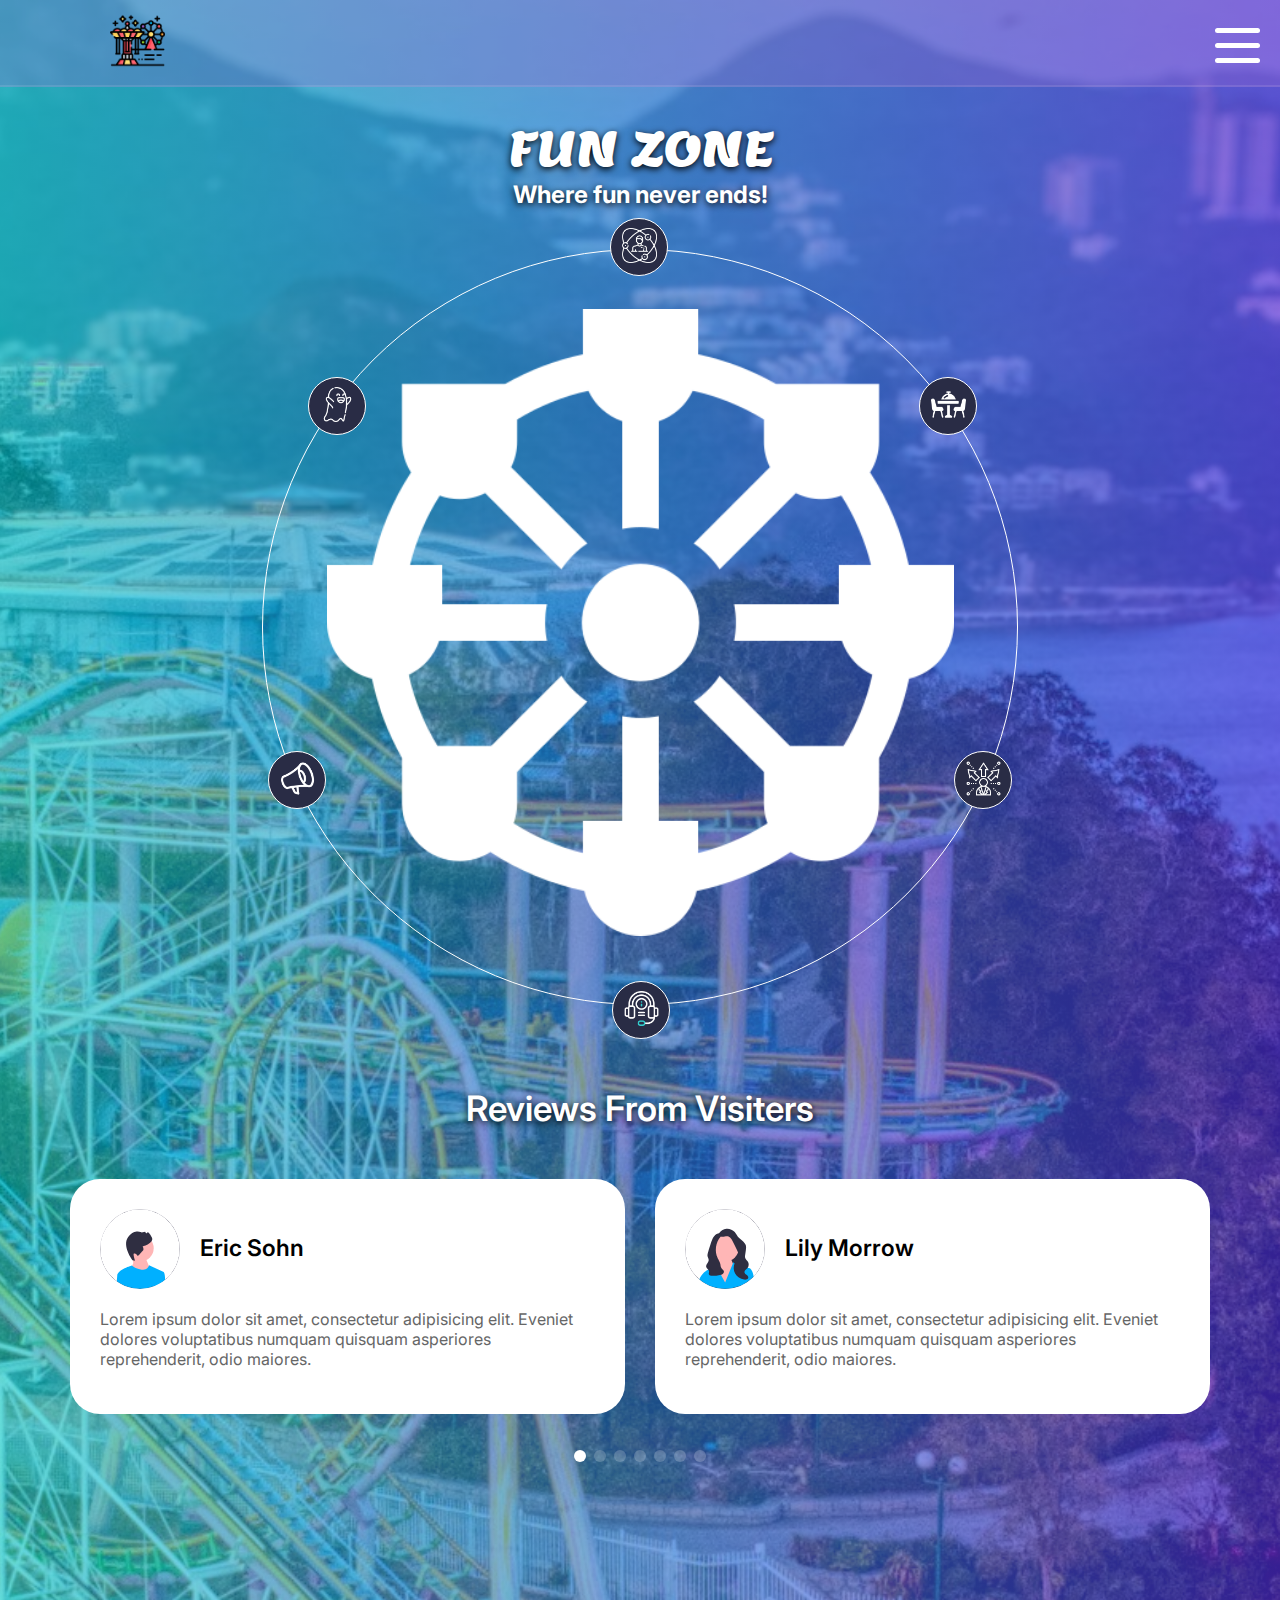
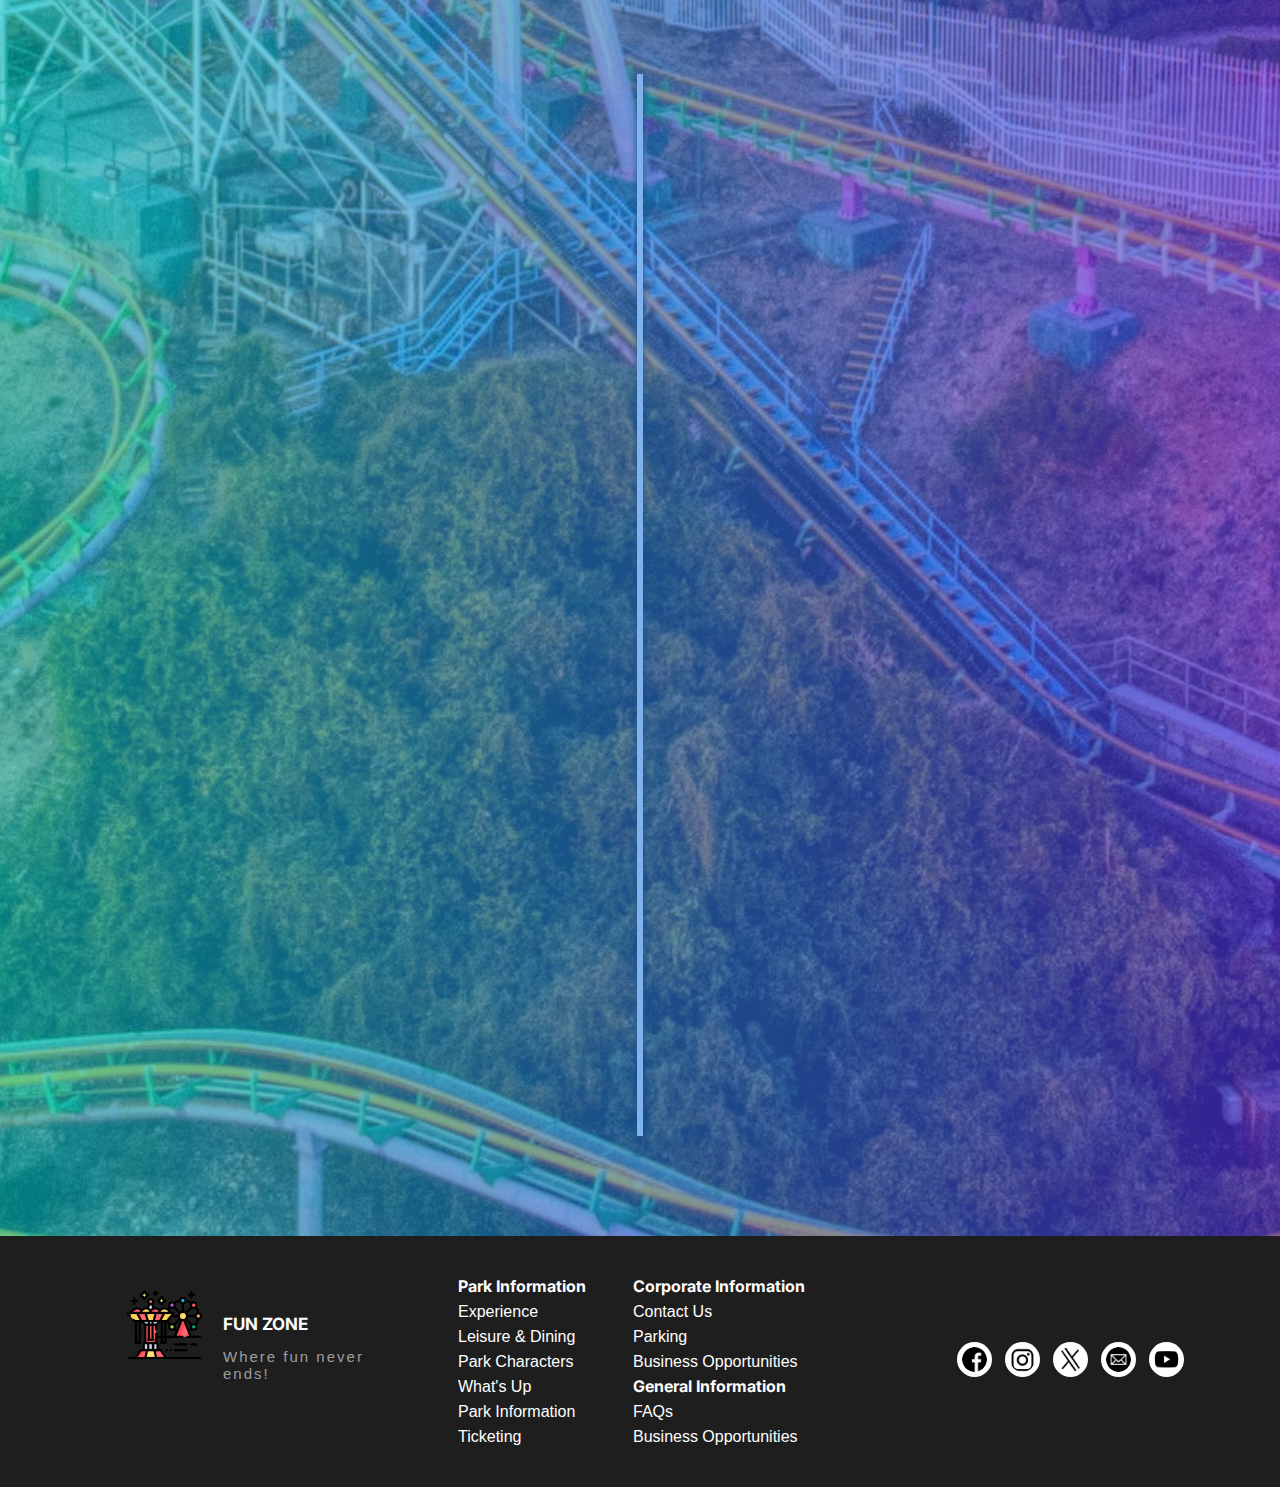
<file: index.html>
<!DOCTYPE html>
<html lang="en">
<head>
    <meta charset="UTF-8">
    <meta name="viewport" content="width=device-width, initial-scale=1.0">
    <title>FUN ZONE</title>
    <link rel="icon" type="image/x-icon" href="Images/theme-park.png">
    <link rel="stylesheet" href="style.css">
    <link rel="stylesheet" href="https://cdnjs.cloudflare.com/ajax/libs/font-awesome/6.5.1/css/all.min.css" integrity="sha512-DTOQO9RWCH3ppGqcWaEA1BIZOC6xxalwEsw9c2QQeAIftl+Vegovlnee1c9QX4TctnWMn13TZye+giMm8e2LwA==" crossorigin="anonymous" referrerpolicy="no-referrer" />
    <link rel="stylesheet" href="https://cdn.jsdelivr.net/npm/swiper@11/swiper-bundle.min.css"/>
</head>
<body>
    <div class="cursor"></div>
    <div class="wrapper">
            <input type="checkbox" id="hamburger">
            <header>
            <div class="logo">
                <a href="index.html"><img src="Images/theme-park.png" alt=""></a>
            </div>
            <label for="hamburger">
                <div></div>
                <div></div>
                <div></div>
            </label>
            <div class="menu">
                <ul>
                    <li><a href="index.html">Home</a></li>
                    <li><a href="Experience.html">Experience</a></li>
                    <li><a href="l&d.html">Leisure & Dining</a></li>
                    <li><a href="pc.html">Park Characters</a></li>
                    <li><a href="news.html">What's Up</a></li>
                    <li><a href="pi.html">Park Information</a></li>
                    <div class="dropdownBtn">
                        <i class="fa-solid fa-chevron-down" id="dropdown"></i>
                        <div class="dropdown">
                            <a href="contact.html">Contact Us</a>
                            <a href="parking.html">Parking</a>
                            <a href="Location.html">Getting Here</a>
                            <a href="FAQs.html">FAQs</a>
                            <a href="h&s.html">Health & Safety Tips</a>    
                        </div>
                    </div>
                    <li><a href="bo.html">Business Opportunities</a></li>
                <li><a href="account.html"><i class="fa-solid fa-image-portrait" style="font-size: 21px;"></i></a></li>
                </ul>
            </div> 
    </header>
        <div class="banner">
            <div class="bannerText">
                <h1>FUN ZONE</h1>
                <h2>Where fun never ends!</h2>
            </div>
            <div class="ferris">
                <div class="ferrisWheel">
                    <img src="Images/ferris-wheel.png" alt="">
                </div>
                <div class="circle">
                    <div class="icon"><a href="Experience.html"><img src="Images/experience.png" alt=""></a></div>
                    <div class="icon"><a href="l&d.html"><img src="Images/dining-table.png" alt=""></a></div>
                    <div class="icon"><a href="pc.html"><img src="Images/characters.png" alt=""></a></div>
                    <div class="icon"><a href="news.html"><img src="Images/news.png" alt=""></a></div>
                    <div class="icon"><a href="pi.html"><img src="Images/information.png" alt=""></a></div>
                    <div class="icon"><a href="bo.html"><img src="Images/opportunity.png" alt=""></a></div>
                </div>
            </div>
        </div>
    <section class="testimonials">
        <div class="container">
            <div class="section-header">
                <h2 class="title">Reviews from visiters</h2>
            </div>
            <div class="testimonials-content">
                <div class="swiper testimonials-slider js-testimonials-sliders">
                    <div class="swiper-wrapper">
                        <!-- 1st -->
                        <div class="swiper-slide testimonials-item">
                            <div class="info">
                                <img src="undraw_male_avatar_g98d.svg" alt="img">
                                <div class="text-box">
                                    <h3 class="name">Eric Sohn</h3>
                                </div>
                            </div>
                            <p>Lorem ipsum dolor sit amet, consectetur adipisicing elit. Eveniet dolores voluptatibus numquam quisquam asperiores reprehenderit, odio maiores.</p>
                            <div class="rating">
                                <i class="fa fa-star"></i>
                                <i class="fa fa-star"></i>
                                <i class="fa fa-star"></i>
                                <i class="fa fa-star"></i>
                                <i class="fa fa-star"></i>
                            </div>
                        </div>
                        <!-- 2nd -->
                        <div class="swiper-slide testimonials-item">
                            <div class="info">
                                <img src="undraw_female_avatar_efig.svg" alt="img">
                                <div class="text-box">
                                    <h3 class="name">Lily Morrow</h3>
                                </div>
                            </div>
                            <p>Lorem ipsum dolor sit amet, consectetur adipisicing elit. Eveniet dolores voluptatibus numquam quisquam asperiores reprehenderit, odio maiores.</p>
                            <div class="rating">
                                <i class="fa fa-star"></i>
                                <i class="fa fa-star"></i>
                                <i class="fa fa-star"></i>
                                <i class="fa fa-star"></i>
                                <i class="fa fa-star"></i>
                            </div>
                        </div>
                         <!-- 3rd -->
                         <div class="swiper-slide testimonials-item">
                            <div class="info">
                                <img src="undraw_male_avatar_g98d.svg" alt="img">
                                <div class="text-box">
                                    <h3 class="name">Kevin Moon</h3>
                                </div>
                            </div>
                            <p>Lorem ipsum dolor sit amet, consectetur adipisicing elit. Eveniet dolores voluptatibus numquam quisquam asperiores reprehenderit, odio maiores.</p>
                            <div class="rating">
                                <i class="fa fa-star"></i>
                                <i class="fa fa-star"></i>
                                <i class="fa fa-star"></i>
                                <i class="fa fa-star"></i>
                                <i class="fa fa-star"></i>
                            </div>
                        </div>
                        <!-- 4th -->
                        <div class="swiper-slide testimonials-item">
                            <div class="info">
                                <img src="undraw_female_avatar_efig.svg" alt="img">
                                <div class="text-box">
                                    <h3 class="name">Giselle</h3>
                                </div>
                            </div>
                            <p>Lorem ipsum dolor sit amet, consectetur adipisicing elit. Eveniet dolores voluptatibus numquam quisquam asperiores reprehenderit, odio maiores.</p>
                            <div class="rating">
                                <i class="fa fa-star"></i>
                                <i class="fa fa-star"></i>
                                <i class="fa fa-star"></i>
                                <i class="fa fa-star"></i>
                                <i class="fa fa-star"></i>
                            </div>
                        </div>
                         <!-- 5th -->
                         <div class="swiper-slide testimonials-item">
                            <div class="info">
                                <img src="undraw_male_avatar_g98d.svg" alt="img">
                                <div class="text-box">
                                    <h3 class="name">Jacob Bae</h3>
                                </div>
                            </div>
                            <p>Lorem ipsum dolor sit amet, consectetur adipisicing elit. Eveniet dolores voluptatibus numquam quisquam asperiores reprehenderit, odio maiores.</p>
                            <div class="rating">
                                <i class="fa fa-star"></i>
                                <i class="fa fa-star"></i>
                                <i class="fa fa-star"></i>
                                <i class="fa fa-star"></i>
                                <i class="fa fa-star"></i>
                            </div>
                        </div>
                        <!-- 6th -->
                        <div class="swiper-slide testimonials-item">
                            <div class="info">
                                <img src="undraw_female_avatar_efig.svg" alt="img">
                                <div class="text-box">
                                    <h3 class="name">Wendy</h3>
                                </div>
                            </div>
                            <p>Lorem ipsum dolor sit amet, consectetur adipisicing elit. Eveniet dolores voluptatibus numquam quisquam asperiores reprehenderit, odio maiores.</p>
                            <div class="rating">
                                <i class="fa fa-star"></i>
                                <i class="fa fa-star"></i>
                                <i class="fa fa-star"></i>
                                <i class="fa fa-star"></i>
                                <i class="fa fa-star"></i>
                            </div>
                        </div>
                        <!-- 6th -->
                        <div class="swiper-slide testimonials-item">
                            <div class="info">
                                <img src="undraw_male_avatar_g98d.svg" alt="img">
                                <div class="text-box">
                                    <h3 class="name">Yoon Stephen</h3>
                                </div>
                            </div>
                            <p>Lorem ipsum dolor sit amet, consectetur adipisicing elit. Eveniet dolores voluptatibus numquam quisquam asperiores reprehenderit, odio maiores.</p>
                            <div class="rating">
                                <i class="fa fa-star"></i>
                                <i class="fa fa-star"></i>
                                <i class="fa fa-star"></i>
                                <i class="fa fa-star"></i>
                                <i class="fa fa-star"></i>
                            </div>
                        </div>
                    </div>
                </div>
                <div class="swiper-pagination js-testimonials-pagination"></div>
            </div>
        </div>
    </section>
    <div class="timeline">

        <div class="medalContainer leftContainer hidden">
            <img src="Medals/1st.png" alt="">
            <div class="textBox">
                <h2>Best International Park</h2>
                <small>2018 - 2019</small>
                <p>Lorem ipsum dolor sit amet consectetur adipisicing elit. Quasi voluptatum voluptatibus placeat sed iste architecto atque dolore!</p>
                <span class="leftContainerArrow"></span>
            </div>
        </div>
        <div class="medalContainer rightContainer hidden">
            <img src="Medals/2nd.png" alt="">
            <div class="textBox">
                <h2>Best International Park</h2>
                <small>2019 - 2020</small>
                <p>Lorem ipsum dolor sit amet consectetur adipisicing elit. Quasi voluptatum voluptatibus placeat sed iste architecto atque dolore!</p>
                <span class="rightContainerArrow"></span>
            </div>
        </div>
        <div class="medalContainer leftContainer hidden">
            <img src="Medals/3rd.png" alt="">
            <div class="textBox">
                <h2>Best International Park</h2>
                <small>2020 - 2022</small>
                <p>Lorem ipsum dolor sit amet consectetur adipisicing elit. Quasi voluptatum voluptatibus placeat sed iste architecto atque dolore!</p>
                <span class="leftContainerArrow"></span>
            </div>
        </div>
        <div class="medalContainer rightContainer hidden">
            <img src="Medals/4th.png" alt="">
            <div class="textBox">
                <h2>Best International Park</h2>
                <small>2022 - 2023</small>
                <p>Lorem ipsum dolor sit amet consectetur adipisicing elit. Quasi voluptatum voluptatibus placeat sed iste architecto atque dolore!</p>
                <span class="rightContainerArrow"></span>
            </div>
        </div>
        <div class="medalContainer leftContainer hidden">
            <img src="Medals/5th.png" alt="">
            <div class="textBox">
                <h2>Best International Park</h2>
                <small>2020 - 2022</small>
                <p>Lorem ipsum dolor sit amet consectetur adipisicing elit. Quasi voluptatum voluptatibus placeat sed iste architecto atque dolore!</p>
                <span class="leftContainerArrow"></span>
            </div>
        </div>
        <div class="medalContainer rightContainer hidden">
            <img src="Medals/8th.png" alt="">
            <div class="textBox">
                <h2>Best International Park</h2>
                <small>2022 - 2023</small>
                <p>Lorem ipsum dolor sit amet consectetur adipisicing elit. Quasi voluptatum voluptatibus placeat sed iste architecto atque dolore!</p>
                <span class="rightContainerArrow"></span>
            </div>
        </div>
    </div>
    <script src="https://cdn.jsdelivr.net/npm/swiper@11/swiper-bundle.min.js"></script>
    <script>
        const swiper = new Swiper('.js-testimonials-sliders', {
            grabCursor: true,
            spaceBetween: 30,
            pagination:{
                el: '.js-testimonials-pagination',
                clickable: true
            },
            loop: true,
            breakpoints:{
                767:{
                    slidesPerView: 2
                }
            }
        });
    </script>
    <footer>
        <div class="fL">
            <div class="FlImg"></div>
             <h2 class="heading">FUN ZONE</h2>
        </div>
        <div class="para">
            <p>Where fun never ends!</p>
        </div>
        <div class="pages">
            <ul>
                <strong>Park Information</strong>
                <li><a href="Experience.html">Experience</a></li>
                <li><a href="l&d.html">Leisure & Dining</a></li>
                <li><a href="pc.html">Park Characters</a></li>
                <li><a href="news.html">What's Up</a></li>
                <li><a href="pi.html">Park Information</a></li>
                <li><a href="tickets.html">Ticketing</a></li>
            </ul>
            <ul>
                <strong>Corporate Information</strong>
                <li><a href="contact.html">Contact Us</a></li>
                <li><a href="parking.html">Parking</a></li>
                <li><a href="bo.html">Business Opportunities</a></li>
                <strong>General Information</strong>
                <li><a href="pi.html">FAQs</a></li>
                <li><a href="bo.html">Business Opportunities</a></li>
            </ul>
        </div>
        <div class="socials">
            <a href="https://www.facebook.com/" target="_blank"><img src="Images/facebook.png" alt=""></a>
            <a href="https://www.instagram.com/" target="_blank"><img src="Images/1597747.png" alt=""></a>
            <a href="https://www.twitter.com/" target="_blank"><img src="Images/twitter.png" alt=""></a>
            <a href="https://accounts.google.com/v3/signin/identifier?hl=en&continue=https%3A%2F%2Fmail.google.com%2Fmail&service=mail&ec=GAlAFw&authuser=1&theme=glif&flowName=GlifWebSignIn&flowEntry=AddSession" target="_blank"><img src="Images/email.png" alt=""></a>
            <a href="https://youtube.com/" target="_blank"><img src="Images/youtube.png" alt=""></a>
        </div>
    </footer>
</div>
<script>
    const cursor = document.querySelector(".cursor");
    var timeout;
    //Follow cursor
    document.addEventListener("mousemove", (e) => {
        let x = e.clientX;
        let y = e.clientY;

        cursor.style.top = y + "px";
        cursor.style.left = x + "px";
        cursor.style.display = "block";

        //mouse stop
        function mouseStopped(){
            cursor.style.display = "none"
        }
        clearTimeout(timeout);
        timeout = setTimeout(mouseStopped, 3000)
    });
    //Stop following cursor
    document.addEventListener("mouseout",() => {
        cursor.style.display = "none";
    });
</script>
</body>
</html>
</file>
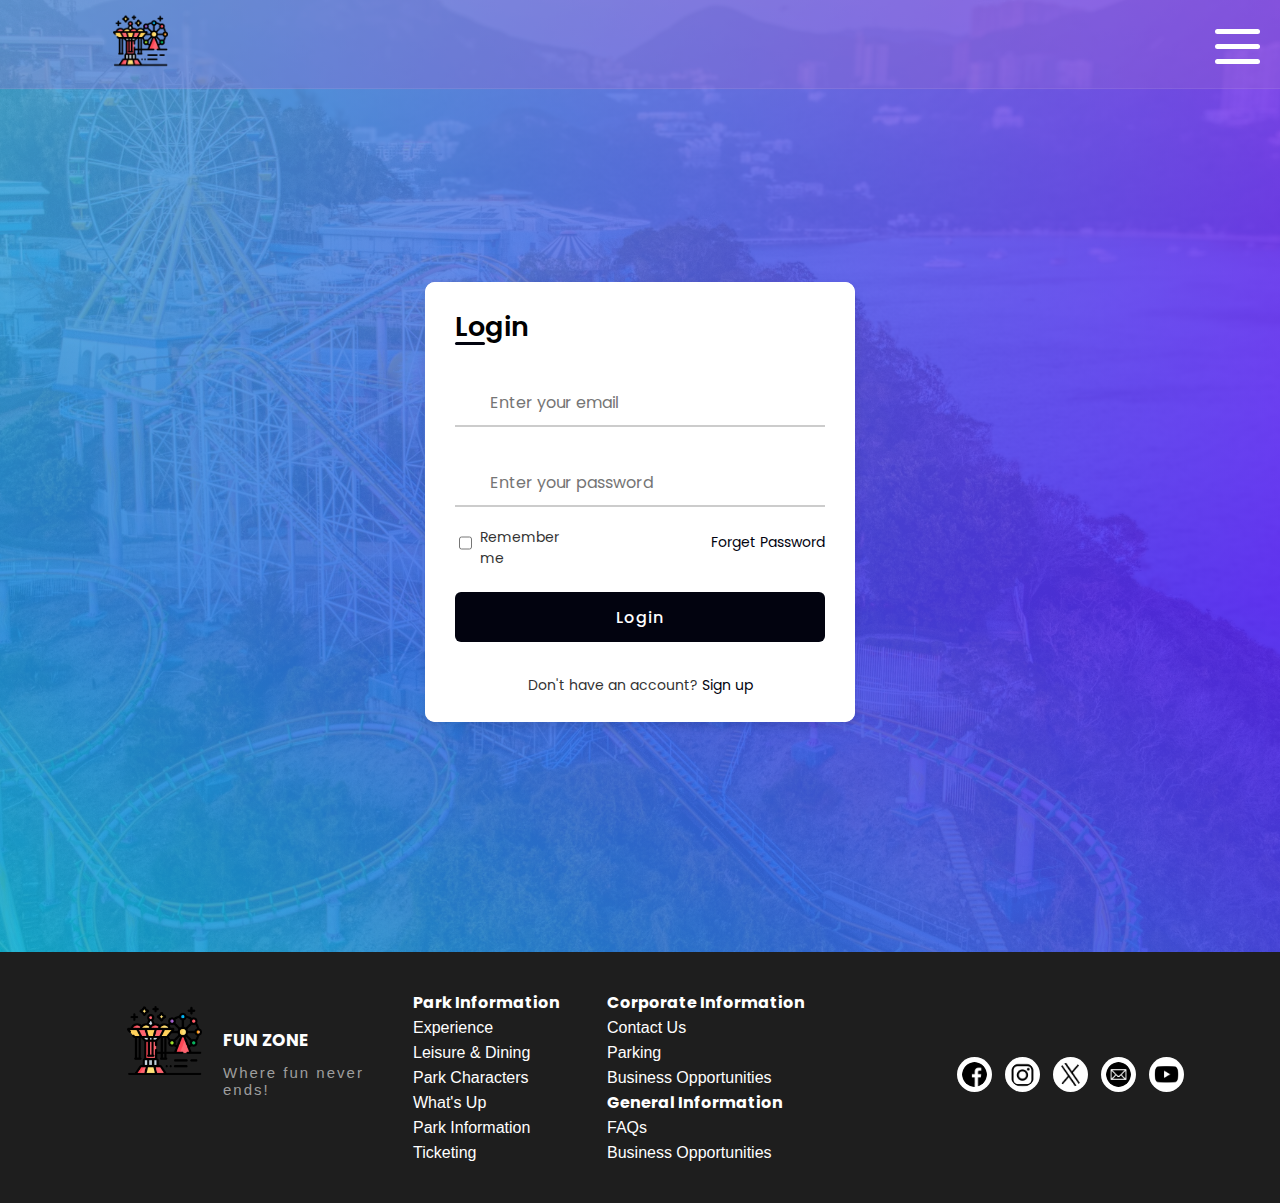
<file: account.html>
<!DOCTYPE html>
<html lang="en">
<head>
    <meta charset="UTF-8">
    <meta name="viewport" content="width=device-width, initial-scale=1.0">
    <title>FUN ZONE</title>
    <link rel="icon" type="image/x-icon" href="Images/theme-park.png">
    <link rel="stylesheet" href="account.css">
    <link rel="stylesheet" href="https://cdnjs.cloudflare.com/ajax/libs/font-awesome/6.5.1/css/all.min.css" integrity="sha512-DTOQO9RWCH3ppGqcWaEA1BIZOC6xxalwEsw9c2QQeAIftl+Vegovlnee1c9QX4TctnWMn13TZye+giMm8e2LwA==" crossorigin="anonymous" referrerpolicy="no-referrer" />
    <link rel="preconnect" href="https://fonts.googleapis.com">
    <link rel="preconnect" href="https://fonts.gstatic.com" crossorigin>
    <link href="https://fonts.googleapis.com/css2?family=Poppins:wght@300&display=swap" rel="stylesheet">
    <link rel="stylesheet" href="header&footer.css">
</head>
<body>
    <div class="cursor"></div>
    <div class="header">
        <input type="checkbox" id="hamburger">
    <header>
        <div class="logo">
            <a href="index.html"><img src="Images/theme-park.png" alt=""></a>
        </div>
        <label for="hamburger">
            <div></div>
            <div></div>
            <div></div>
        </label>
        <div class="menu">
            <ul>
                <li><a href="index.html">Home</a></li>
                <li><a href="Experience.html">Experience</a></li>
                <li><a href="l&d.html">Leisure & Dining</a></li>
                <li><a href="pc.html">Park Characters</a></li>
                <li><a href="news.html">What's Up</a></li>
                <li><a href="pi.html">Park Information</a></li>
                <div class="dropdownBtn">
                    <i class="fa-solid fa-chevron-down" id="dropdown"></i>
                    <div class="dropdown">
                        <a href="contact.html">Contact Us</a>
                        <a href="parking.html">Parking</a>
                        <a href="Location.html">Getting Here</a>
                        <a href="FAQs.html">FAQs</a>
                        <a href="h&s.html">Health & Safety Tips</a>    
                    </div>
                </div>
                <li><a href="bo.html">Business Opportunities</a></li>
                <li><a href="account.html"><i class="fa-solid fa-image-portrait" style="font-size: 21px;"></i></a></li>
            </ul>
        </div>
    </header>
    <div class="body">
    <div class="container">
        <div class="forms">
            <div class="form Login">
                <span class="title">Login</span>
                <form name="loginForm" onsubmit="loginValidation(event)">
                    <div class="inputField">
                        <input type="text" name="email" placeholder="Enter your email">
                        <i class="fa-solid fa-envelope icon"></i>
                    </div>
                    <div class="inputField">
                        <input type="password" name="password" class="password" placeholder="Enter your password">
                        <i class="fa-solid fa-lock icon"></i>
                        <i class="fa-solid fa-eye showHidePw"></i>
                    </div>
                    <div class="checkboxText">
                        <div class="checkboxContent">
                            <input type="checkbox" id="logCheck">
                            <label for="logCheck" class="text">Remember me</label>
                        </div>
                        <a href="#" class="text forgot">Forget Password</a>
                    </div>
                    <div class="inputField button">
                        <input type="submit" value="Login">
                    </div>
                </form>
                <div class="login-Signup">
                    <span class="text">Don't have an account?</span>
                    <a href="#" class="text signupLink">Sign up</a>
                </div>
            </div>

                <!-- Registration Form -->
                <div class="form signup">
                    <span class="title">Registration</span>
                    <form name="signUpForm" onsubmit="return signUpValidation(event)">
                        <div class="inputField">
                            <input type="text" name="name" placeholder="Enter your name">
                            <i class="fa-solid fa-user"></i>
                        </div>
                        <div class="inputField">
                            <input type="text" name="email" placeholder="Enter your email">
                            <i class="fa-solid fa-envelope icon"></i>
                        </div>
                        <div class="inputField">
                            <input type="password" name="password" placeholder="Create your password" class="password">
                            <i class="fa-solid fa-lock icon"></i>
                            <i class="fa-solid fa-eye-slash showHidePw"></i>
                        </div>
                        <div class="inputField">
                            <input type="password" name="comfirmpwd" id="password" placeholder="Confirm password">
                            <i class="fa-solid fa-lock icon"></i>
                            <i class="fa-solid fa-eye showHidePw"></i>
                        </div>
                        <div class="checkboxText">
                            <div class="checkboxContent">
                                <input type="checkbox" id="termCond">
                                <label for="termCond" class="text">I accept all terms and conditions</label>
                            </div>
                        </div>
                        <div class="inputField button">
                            <input type="submit" value="Sign Up" class="submitBtn">
                        </div>
                    </form>
                    <div class="login-Signup">
                        <span class="text">Have an account?
                            <a href="#" class="text loginLink">Login Now</a>
                        </span>
                    </div>

            </div>
        </div>
    </div>
</div>
    <footer>
        <div class="fL">
            <div class="FlImg"></div>
             <h2 class="heading">FUN ZONE</h2>
        </div>
        <div class="para">
            <p>Where fun never ends!</p>
        </div>
        <div class="pages">
            <ul>
                <strong>Park Information</strong>
                <li><a href="Experience.html">Experience</a></li>
                <li><a href="l&d.html">Leisure & Dining</a></li>
                <li><a href="pc.html">Park Characters</a></li>
                <li><a href="news.html">What's Up</a></li>
                <li><a href="pi.html">Park Information</a></li>
                <li><a href="tickets.html">Ticketing</a></li>
            </ul>
            <ul>
                <strong>Corporate Information</strong>
                <li><a href="contact.html">Contact Us</a></li>
                <li><a href="parking.html">Parking</a></li>
                <li><a href="bo.html">Business Opportunities</a></li>
                <strong>General Information</strong>
                <li><a href="pi.html">FAQs</a></li>
                <li><a href="bo.html">Business Opportunities</a></li>
            </ul>
        </div>
        <div class="socials">
            <a href="https://www.facebook.com/" target="_blank"><img src="Images/facebook.png" alt=""></a>
            <a href="https://www.instagram.com/" target="_blank"><img src="Images/1597747.png" alt=""></a>
            <a href="https://www.twitter.com/" target="_blank"><img src="Images/twitter.png" alt=""></a>
            <a href="https://accounts.google.com/v3/signin/identifier?hl=en&continue=https%3A%2F%2Fmail.google.com%2Fmail&service=mail&ec=GAlAFw&authuser=1&theme=glif&flowName=GlifWebSignIn&flowEntry=AddSession" target="_blank"><img src="Images/email.png" alt=""></a>
            <a href="https://youtube.com/" target="_blank"><img src="Images/youtube.png" alt=""></a>
        </div>
    </footer>
    </div>
    <script defer src="account.js"></script>
</body>
</html>
</file>
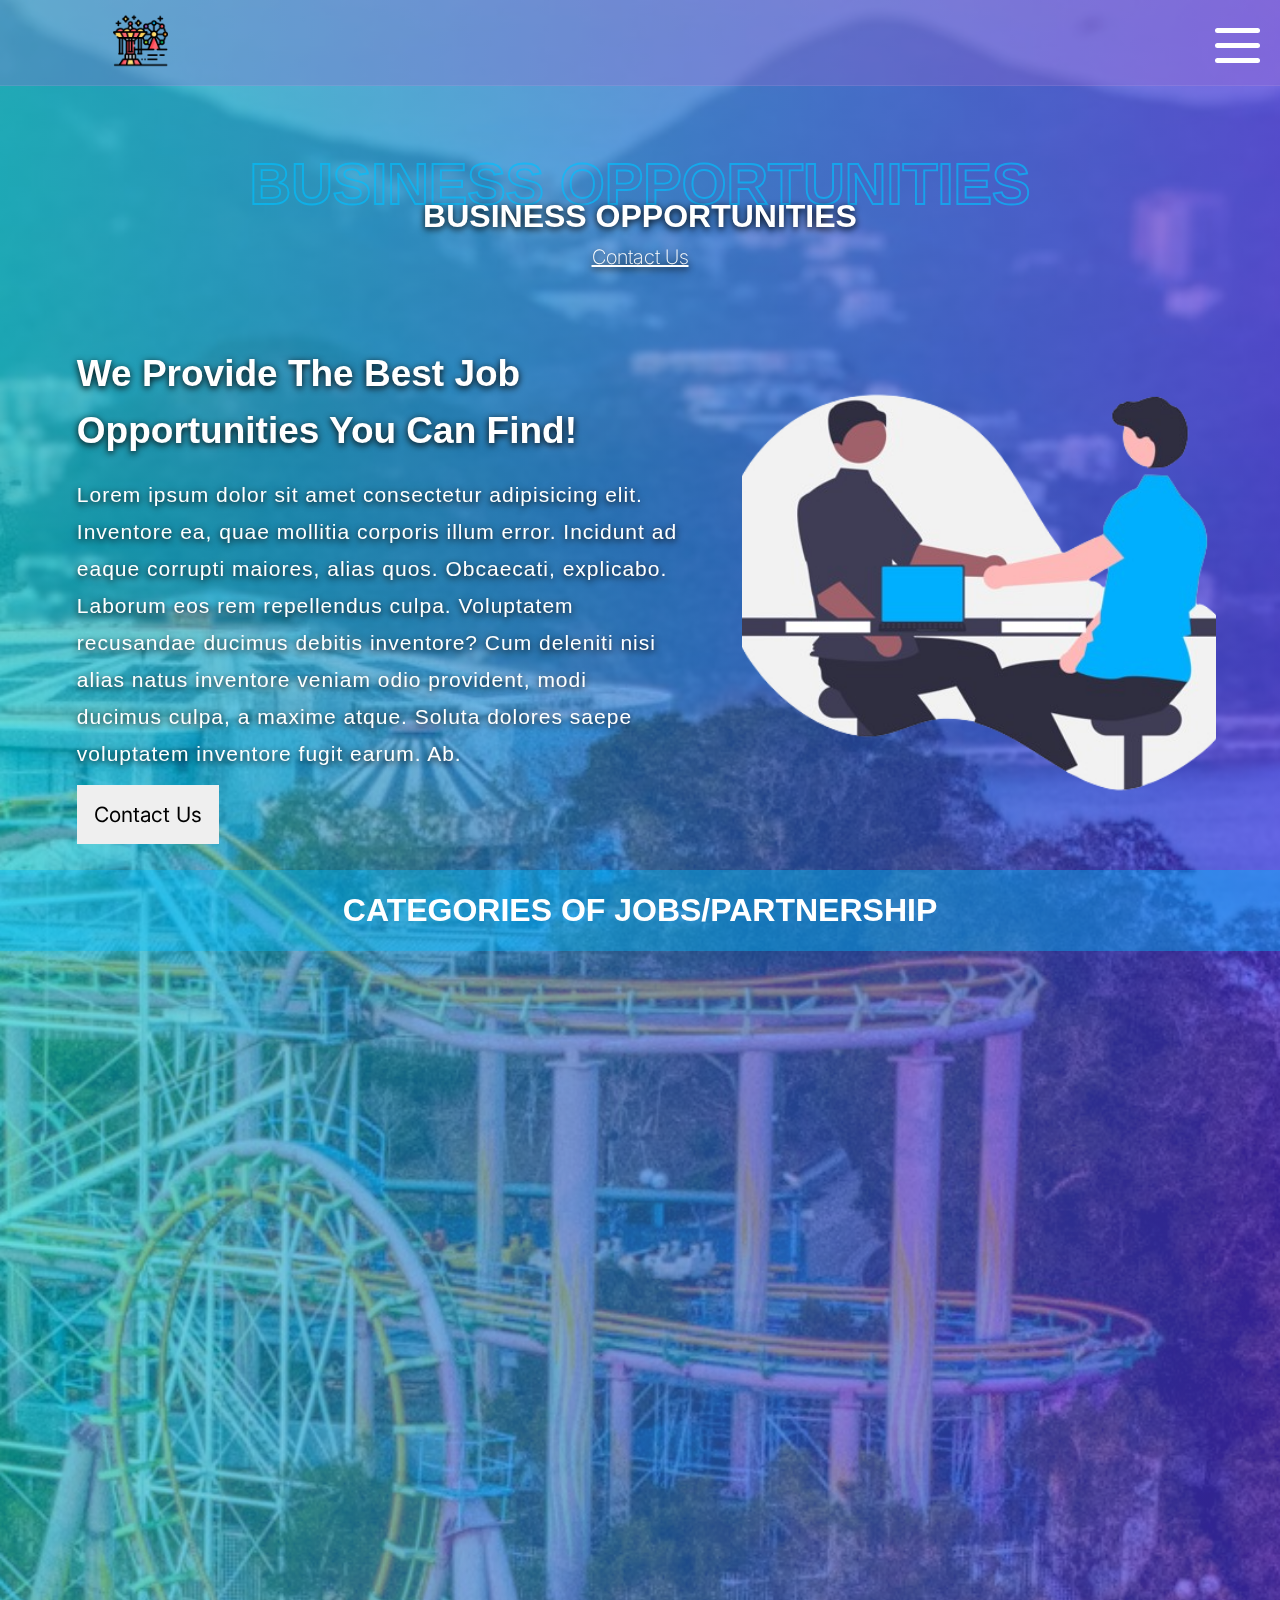
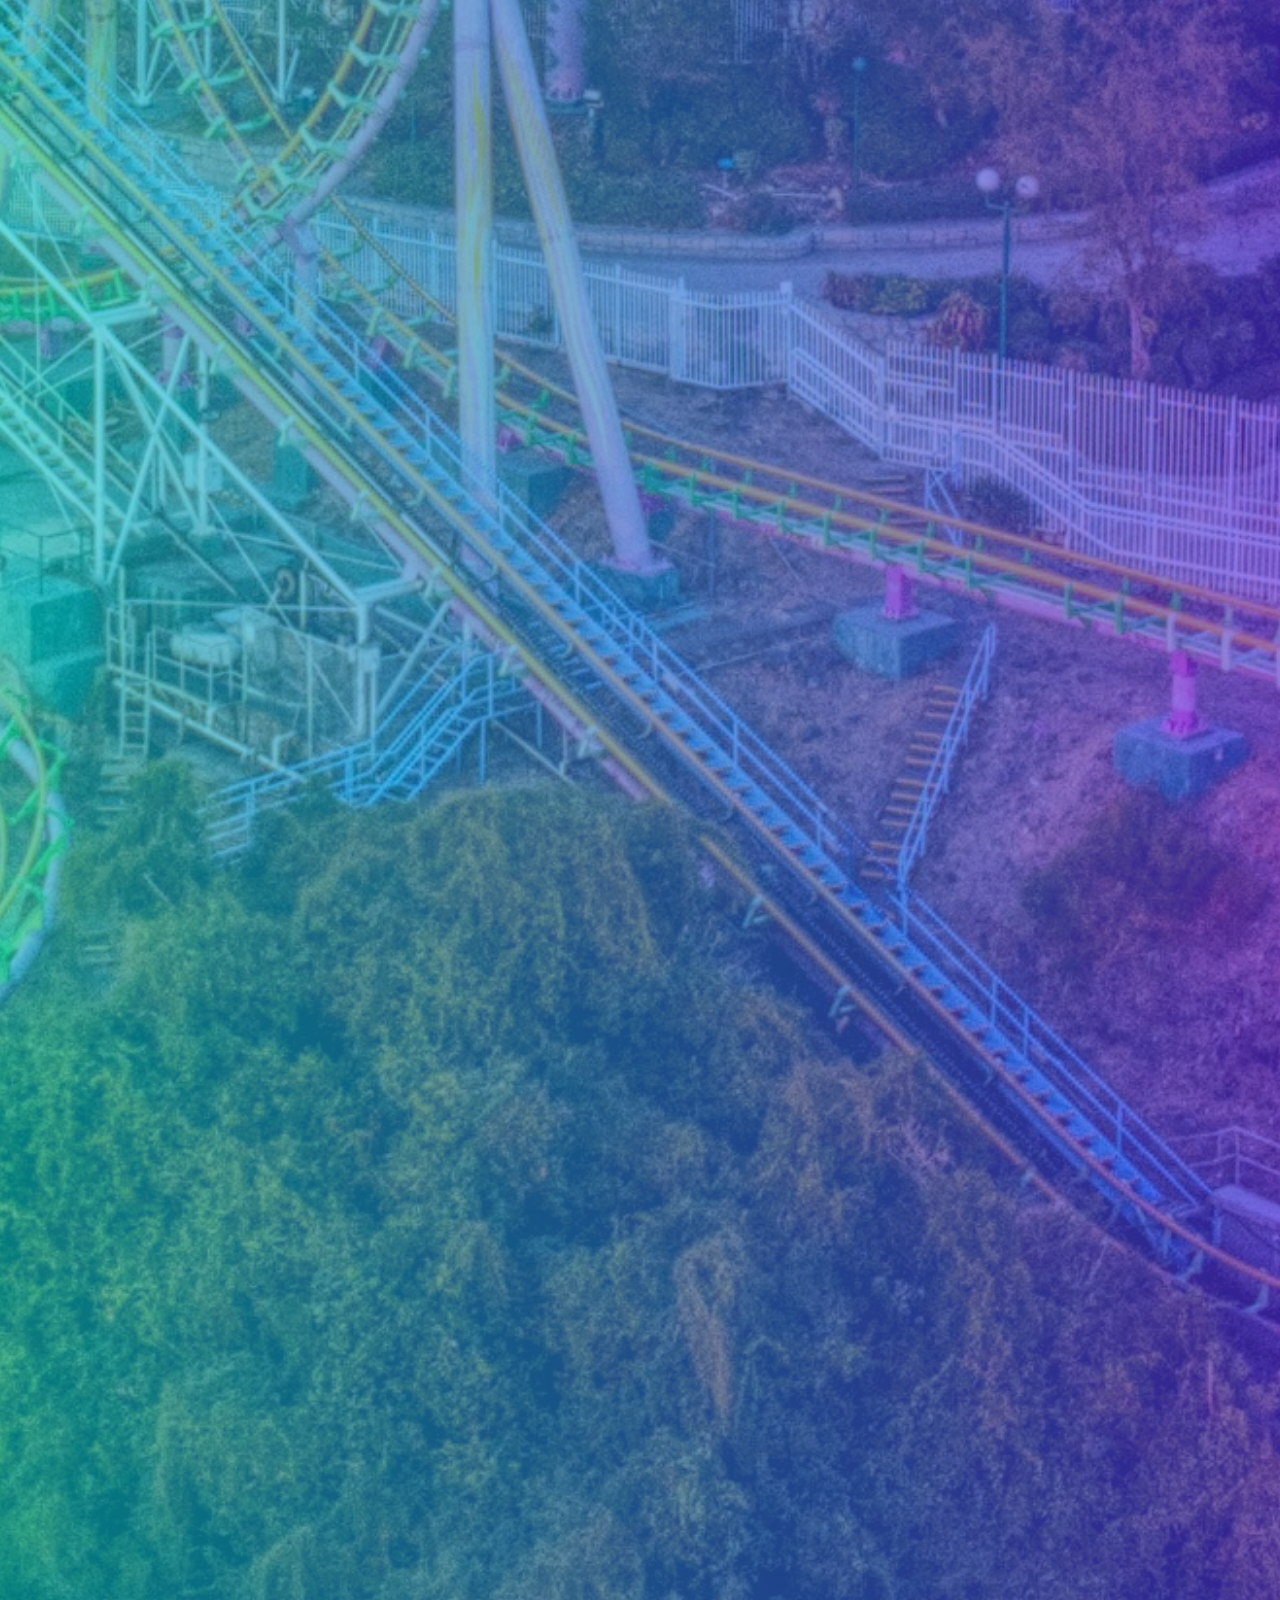
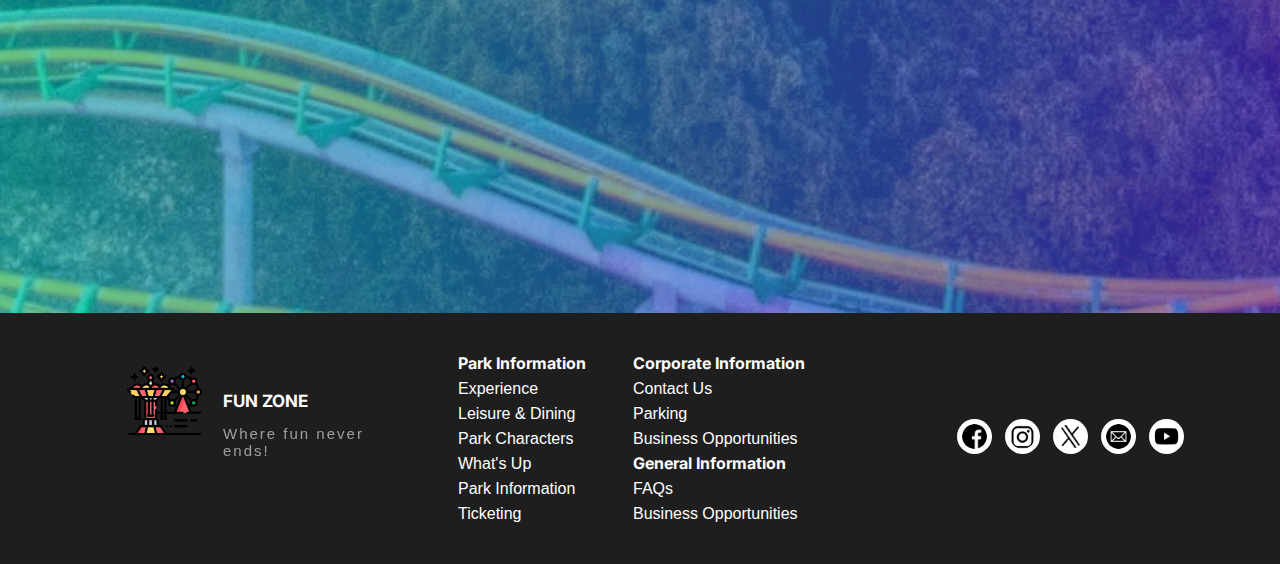
<file: bo.html>
<!DOCTYPE html>
<html lang="en">
<head>
    <meta charset="UTF-8">
    <meta name="viewport" content="width=device-width, initial-scale=1">
    <title>FUN ZONE</title>
    <link rel="icon" type="image/x-icon" href="Images/theme-park.png">
    <link rel="stylesheet" href="bo.css">
    <link rel="stylesheet" href="https://cdnjs.cloudflare.com/ajax/libs/font-awesome/6.5.1/css/all.min.css" integrity="sha512-DTOQO9RWCH3ppGqcWaEA1BIZOC6xxalwEsw9c2QQeAIftl+Vegovlnee1c9QX4TctnWMn13TZye+giMm8e2LwA==" crossorigin="anonymous" referrerpolicy="no-referrer" />
    <link rel="preconnect" href="https://fonts.gstatic.com" crossorigin>
<link href="https://fonts.googleapis.com/css2?family=Work+Sans:wght@300&display=swap" rel="stylesheet">
<link rel="stylesheet" href="header&footer.css">
</head>
<body>
    <div class="cursor"></div>
    <div class="header">
        <input type="checkbox" id="hamburger">
    <header>
        <div class="logo">
            <a href="index.html"><img src="Images/theme-park.png" alt=""></a>
        </div>
        <label for="hamburger">
            <div></div>
            <div></div>
            <div></div>
        </label>
        <div class="menu">
            <ul>
                <li><a href="index.html">Home</a></li>
                <li><a href="Experience.html">Experience</a></li>
                <li><a href="l&d.html">Leisure & Dining</a></li>
                <li><a href="pc.html">Park Characters</a></li>
                <li><a href="news.html">What's Up</a></li>
                <li><a href="pi.html">Park Information</a></li>
                <div class="dropdownBtn">
                    <i class="fa-solid fa-chevron-down" id="dropdown"></i>
                    <div class="dropdown">
                        <a href="contact.html">Contact Us</a>
                        <a href="parking.html">Parking</a>
                        <a href="Location.html">Getting Here</a>
                        <a href="FAQs.html">FAQs</a>
                        <a href="h&s.html">Health & Safety Tips</a>    
                    </div>
                </div>
                <li><a href="bo.html">Business Opportunities</a></li>
                <li><a href="account.html"><i class="fa-solid fa-image-portrait" style="font-size: 21px;"></i></a></li>
            </ul>
        </div>
    </header>
    <div class="container hidden">
        <h1 class="hidden">BUSINESS OPPORTUNITIES</h1>
        <h4 class="hidden">BUSINESS OPPORTUNITIES</h4>
        <h6 class="contactLink hidden"><a href="contact.html">Contact Us</a></h6>
    </div>
    <div class="containerB hidden">
        <div class="leftText hidden">
            <h1 class="hidden">We provide the best Job Opportunities you can find!</h1>
            <p class="hidden">Lorem ipsum dolor sit amet consectetur adipisicing elit. Inventore ea, quae mollitia corporis illum error. Incidunt ad eaque corrupti maiores, alias quos. Obcaecati, explicabo. Laborum eos rem repellendus culpa. Voluptatem recusandae ducimus debitis inventore? Cum deleniti nisi alias natus inventore veniam odio provident, modi ducimus culpa, a maxime atque. Soluta dolores saepe voluptatem inventore fugit earum. Ab.</p>
            <button class="hidden"><a href="contact.html">Contact Us</a></button>
        </div>
        <div class="rightImg hidden"></div>
    </div>
    <div class="headline hidden">
        <h1 class="hidden">Categories of Jobs/Partnership</h1>
    </div>
    <div class="categories hidden">
        <div class="category01 hidden">
            <div class="categoryImg hidden"></div>
            <div class="categoryText hidden">
                <h1 class="hidden">Looking forward to owning your own food court in FUN ZONE?</h1>
                <h3 class="hidden">We got you covered</h3>
                <p class="hidden">Lorem ipsum dolor sit, amet consectetur adipisicing elit. Placeat rerum deserunt iusto quisquam, incidunt perferendis, adipisci ut iste quia inventore maxime, officia ad accusantium molestiae. Laboriosam ratione commodi a libero recusandae blanditiis ut amet rem, optio mollitia accusantium nihil nostrum assumenda, saepe voluptas veniam quas consectetur, sit nobis ipsa iure eius facilis aliquam. Ut ipsum, tempora eveniet assumenda saepe architecto repudiandae sed beatae reprehenderit, fugit distinctio accusamus?</p>
            </div>
        </div>
        <div class="category01 hidden">
            <div class="categoryImg2 hidden"></div>
            <div class="categoryText hidden">
                <h1 class="hidden">Looking forward to operating the amazing rides available in FUN ZONE?</h1>
                <h3 class="hidden">Worry no more!</h3>
                <p class="hidden">Lorem ipsum dolor sit, amet consectetur adipisicing elit. Placeat rerum deserunt iusto quisquam, incidunt perferendis, adipisci ut iste quia inventore maxime, officia ad accusantium molestiae. Laboriosam ratione commodi a libero recusandae blanditiis ut amet rem, optio mollitia accusantium nihil nostrum assumenda, saepe voluptas veniam quas consectetur, sit nobis ipsa iure eius facilis aliquam. Ut ipsum, tempora eveniet assumenda saepe architecto repudiandae sed beatae reprehenderit, fugit distinctio accusamus?</p>
            </div>
        </div>
        <div class="category01 hidden">
            <div class="categoryImg3 hidden"></div>
            <div class="categoryText hidden">
                <h1 class="hidden">Looking forward to showcasing your talents in a friendly environment?</h1>
                <h3 class="hidden">Look no further!</h3>
                <p class="hidden">Lorem ipsum dolor sit, amet consectetur adipisicing elit. Placeat rerum deserunt iusto quisquam, incidunt perferendis, adipisci ut iste quia inventore maxime, officia ad accusantium molestiae. Laboriosam ratione commodi a libero recusandae blanditiis ut amet rem, optio mollitia accusantium nihil nostrum assumenda, saepe voluptas veniam quas consectetur, sit nobis ipsa iure eius facilis aliquam. Ut ipsum, tempora eveniet assumenda saepe architecto repudiandae sed beatae reprehenderit, fugit distinctio accusamus?</p>
            </div>
        </div>
        <div class="category01 hidden">
            <div class="categoryImg4 hidden"></div>
            <div class="categoryText hidden">
                <h1 class="hidden">Looking for an amazing location with friendly & co-operating management?</h1>
                <h3 class="hidden">We got what you need!</h3>
                <p class="hidden">Lorem ipsum dolor sit, amet consectetur adipisicing elit. Placeat rerum deserunt iusto quisquam, incidunt perferendis, adipisci ut iste quia inventore maxime, officia ad accusantium molestiae. Laboriosam ratione commodi a libero recusandae blanditiis ut amet rem, optio mollitia accusantium nihil nostrum assumenda, saepe voluptas veniam quas consectetur, sit nobis ipsa iure eius facilis aliquam. Ut ipsum, tempora eveniet assumenda saepe architecto repudiandae sed beatae reprehenderit, fugit distinctio accusamus?</p>
            </div>
        </div>
    </div>
    <footer>
        <div class="fL">
            <div class="FlImg"></div>
             <h2 class="heading">FUN ZONE</h2>
        </div>
        <div class="para">
            <p>Where fun never ends!</p>
        </div>
        <div class="pages">
            <ul>
                <strong>Park Information</strong>
                <li><a href="Experience.html">Experience</a></li>
                <li><a href="l&d.html">Leisure & Dining</a></li>
                <li><a href="pc.html">Park Characters</a></li>
                <li><a href="news.html">What's Up</a></li>
                <li><a href="pi.html">Park Information</a></li>
                <li><a href="tickets.html">Ticketing</a></li>
            </ul>
            <ul>
                <strong>Corporate Information</strong>
                <li><a href="contact.html">Contact Us</a></li>
                <li><a href="parking.html">Parking</a></li>
                <li><a href="bo.html">Business Opportunities</a></li>
                <strong>General Information</strong>
                <li><a href="pi.html">FAQs</a></li>
                <li><a href="bo.html">Business Opportunities</a></li>
            </ul>
        </div>
        <div class="socials">
            <a href="https://www.facebook.com/" target="_blank"><img src="Images/facebook.png" alt=""></a>
            <a href="https://www.instagram.com/" target="_blank"><img src="Images/1597747.png" alt=""></a>
            <a href="https://www.twitter.com/" target="_blank"><img src="Images/twitter.png" alt=""></a>
            <a href="https://accounts.google.com/v3/signin/identifier?hl=en&continue=https%3A%2F%2Fmail.google.com%2Fmail&service=mail&ec=GAlAFw&authuser=1&theme=glif&flowName=GlifWebSignIn&flowEntry=AddSession" target="_blank"><img src="Images/email.png" alt=""></a>
            <a href="https://youtube.com/" target="_blank"><img src="Images/youtube.png" alt=""></a>
        </div>
    </footer>
    <script defer src="bo.js"></script>
</div>
</body>
</html>
</file>
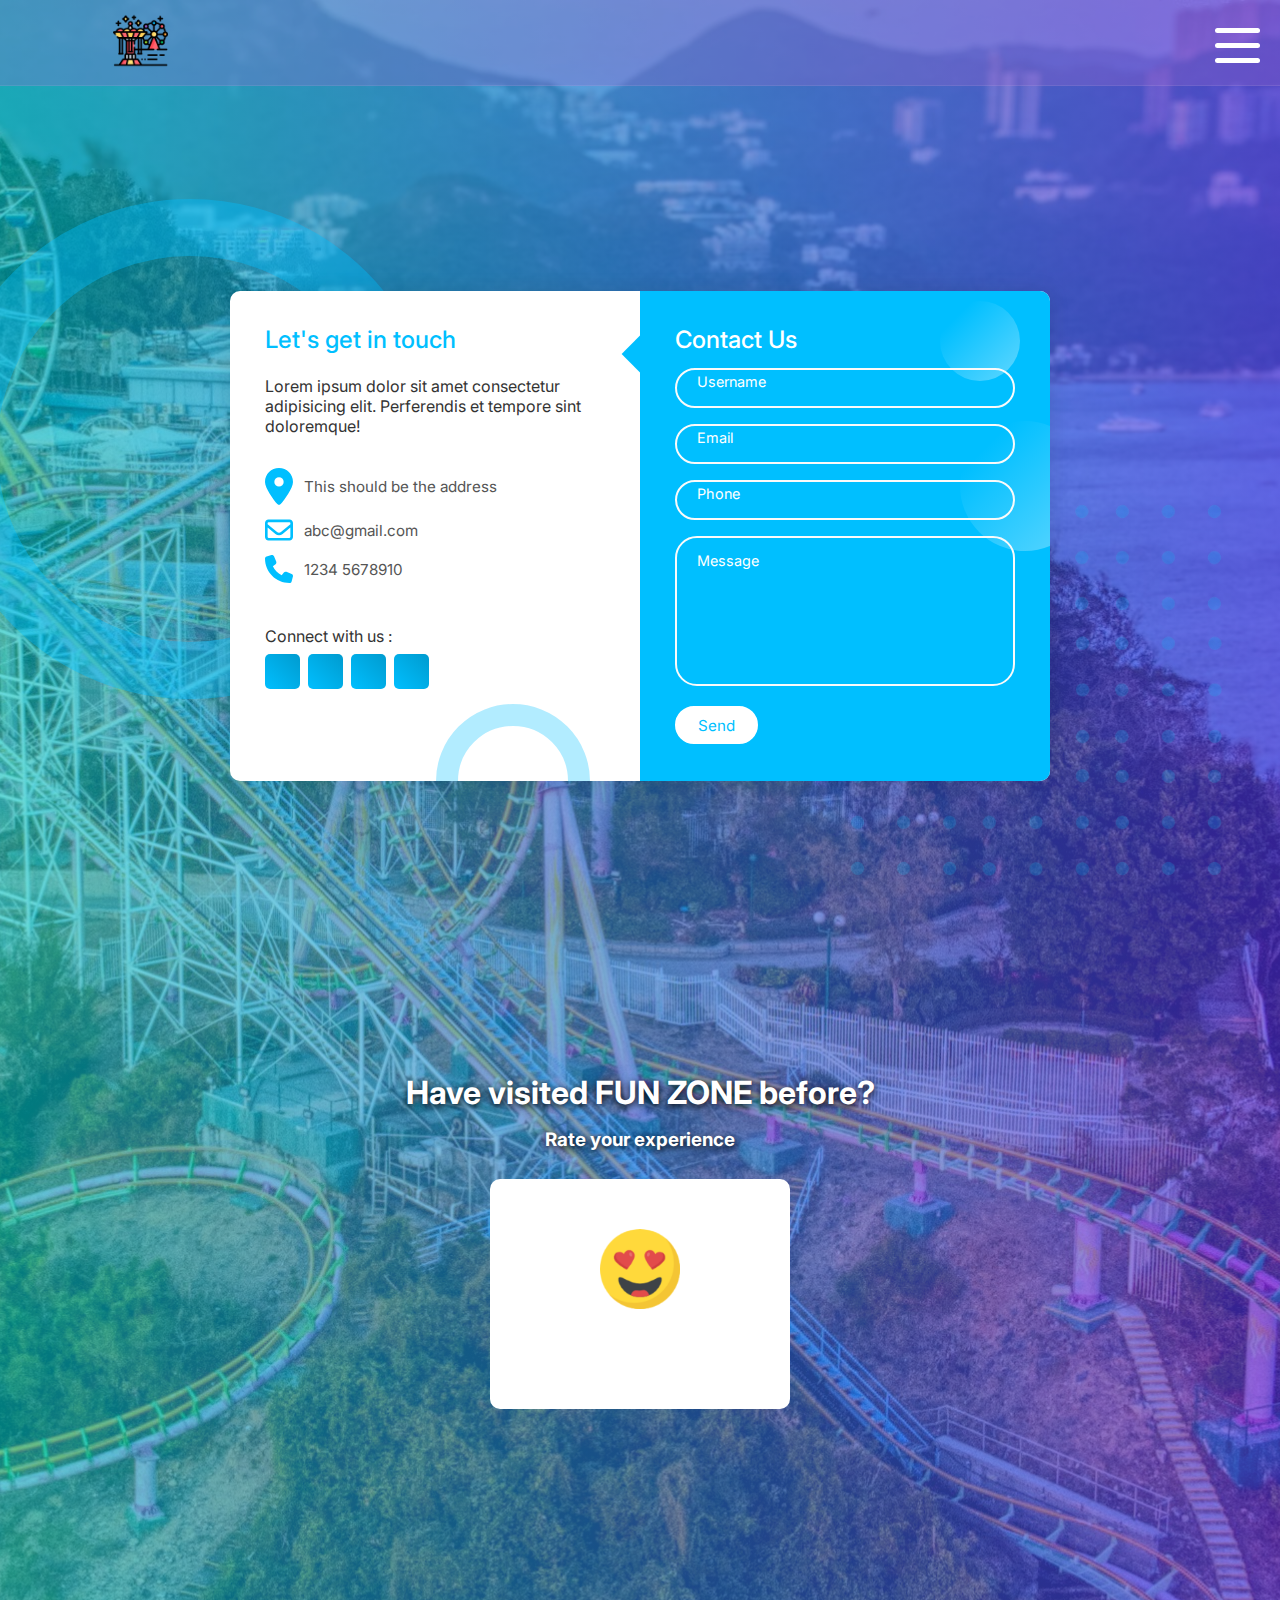
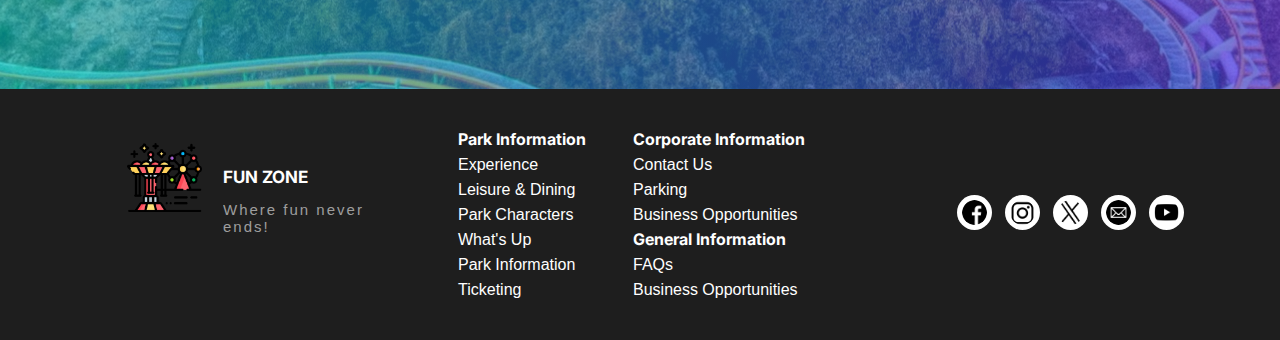
<file: contact.html>
<!DOCTYPE html>
<html lang="en">
<head>
    <meta charset="UTF-8">
    <meta name="viewport" content="width=device-width, initial-scale=1.0">
    <title>FUN ZONE</title>
    <link rel="icon" type="image/x-icon" href="Images/theme-park.png">
    <link rel="stylesheet" href="contact.css">
    <link rel="stylesheet" href="https://cdnjs.cloudflare.com/ajax/libs/font-awesome/6.5.1/css/all.min.css" integrity="sha512-DTOQO9RWCH3ppGqcWaEA1BIZOC6xxalwEsw9c2QQeAIftl+Vegovlnee1c9QX4TctnWMn13TZye+giMm8e2LwA==" crossorigin="anonymous" referrerpolicy="no-referrer" />
    <link rel="preconnect" href="https://fonts.googleapis.com">
<link rel="preconnect" href="https://fonts.gstatic.com" crossorigin>
<link href="https://fonts.googleapis.com/css2?family=Work+Sans:wght@300&display=swap" rel="stylesheet">
<link rel="stylesheet" href="header&footer.css">
</head>
<body>
    <div class="cursor"></div>
    <div class="header">
        <input type="checkbox" id="hamburger">
    <header>
        <div class="logo">
            <a href="index.html"><img src="Images/theme-park.png" alt=""></a>
        </div>
        <label for="hamburger">
            <div></div>
            <div></div>
            <div></div>
        </label>
        <div class="menu">
            <ul>
                <li><a href="index.html">Home</a></li>
                <li><a href="Experience.html">Experience</a></li>
                <li><a href="l&d.html">Leisure & Dining</a></li>
                <li><a href="pc.html">Park Characters</a></li>
                <li><a href="news.html">What's Up</a></li>
                <li><a href="pi.html">Park Information</a></li>
                <div class="dropdownBtn">
                    <i class="fa-solid fa-chevron-down" id="dropdown"></i>
                    <div class="dropdown">
                        <a href="contact.html">Contact Us</a>
                        <a href="parking.html">Parking</a>
                        <a href="Location.html">Getting Here</a>
                        <a href="FAQs.html">FAQs</a>
                        <a href="h&s.html">Health & Safety Tips</a>    
                    </div>
                </div>
                <li><a href="bo.html">Business Opportunities</a></li>
                <li><a href="account.html"><i class="fa-solid fa-image-portrait" style="font-size: 21px;"></i></a></li>
            </ul>
        </div>
    </header>
    <div class="container">
        <span class="big-circle"></span>
        <img src="Images/InShot_20240206_021221908-removebg-preview.png" class="square" alt="">
        <div class="form">
            <div class="contact-info">
                <h3 class="title">Let's get in touch</h3>
                <p class="text">Lorem ipsum dolor sit amet consectetur adipisicing elit. Perferendis et tempore sint doloremque!</p>
                <div class="info">
                    <div class="information">
                        <img src="Images/location-dot-solid.svg" class="icon" alt="">
                        <p>This should be the address</p>
                    </div>
                    <div class="information">
                        <img src="Images/envelope-regular.svg" class="icon" alt="">
                        <p>abc@gmail.com</p>
                    </div>
                    <div class="information">
                        <img src="Images/phone-solid.svg" class="icon" alt="">
                        <p>1234 5678910</p>
                    </div>
                </div>
                <div class="social-media">
                    <p>Connect with us :</p>
                    <div class="social-icons">
                        <a href="#">
                            <i class="fab fa-facebook-f" style="color: white;"></i>
                        </a>
                        <a href="#">
                            <i class="fab fa-twitter" style="color: white;"></i>
                        </a>
                        <a href="#">
                            <i class="fab fa-instagram" style="color: white;"></i>
                        </a>
                        <a href="#">
                            <i class="fab fa-linkedin-in" style="color: white;"></i>
                        </a>
                    </div>
                </div>
            </div>
            <div class="contact-form">
                <span class="circle one"></span>
                <span class="circle two"></span>

                <form name="form" action="contact.html">
                    <h3 class="title">Contact Us</h3>
                    <div class="input-container">
                        <input type="text" name="name" id="name" class="input" required>
                        <label for="">Username</label>
                        <span>Username</span>
                    </div>
                    <div class="input-container">
                        <input type="email" name="email" id="email" class="input" required>
                        <label for="">Email</label>
                        <span>Email</span>
                    </div>
                    <div class="input-container">
                        <input type="tel" name="phone" id="phone" class="input" required>
                        <label for="">Phone</label>
                        <span>Phone</span>
                    </div>
                    <div class="input-container textarea">
                        <textarea name="message" class="input" id="message" required></textarea>
                        <label for="">Message</label>
                        <span>Message</span>
                    </div>
                    <button type="submit" class="btn" onclick="return validation()">Send</button>
                </form>
            </div>
        </div>
    </div>
    <div class="feedBack">
        <h1>Have visited FUN ZONE before?</h1>
        <h3>Rate your experience</h3>
        <div class="feedbackbox">
            <div class="emoji">
                <div id="emoji">
                    <img src="Feedback/poor.png" alt="">
                    <img src="Feedback/bad.png" alt="">
                    <img src="Feedback/okay.png" alt="">
                    <img src="Feedback/good.png" alt="">
                    <img src="Feedback/excellent.png" alt="">
                </div>
            </div>
            <div class="rating">
                <i class="fas fa-star"></i>
                <i class="fas fa-star"></i>
                <i class="fas fa-star"></i>
                <i class="fas fa-star"></i>
                <i class="fas fa-star"></i>
            </div>
        </div>
    </div>
    <footer>
        <div class="fL">
            <div class="FlImg"></div>
             <h2 class="heading">FUN ZONE</h2>
        </div>
        <div class="para">
            <p>Where fun never ends!</p>
        </div>
        <div class="pages">
            <ul>
                <strong>Park Information</strong>
                <li><a href="Experience.html">Experience</a></li>
                <li><a href="l&d.html">Leisure & Dining</a></li>
                <li><a href="pc.html">Park Characters</a></li>
                <li><a href="news.html">What's Up</a></li>
                <li><a href="pi.html">Park Information</a></li>
                <li><a href="tickets.html">Ticketing</a></li>
            </ul>
            <ul>
                <strong>Corporate Information</strong>
                <li><a href="contact.html">Contact Us</a></li>
                <li><a href="parking.html">Parking</a></li>
                <li><a href="bo.html">Business Opportunities</a></li>
                <strong>General Information</strong>
                <li><a href="pi.html">FAQs</a></li>
                <li><a href="bo.html">Business Opportunities</a></li>
            </ul>
        </div>
        <div class="socials">
            <a href="https://www.facebook.com/" target="_blank"><img src="Images/facebook.png" alt=""></a>
            <a href="https://www.instagram.com/" target="_blank"><img src="Images/1597747.png" alt=""></a>
            <a href="https://www.twitter.com/" target="_blank"><img src="Images/twitter.png" alt=""></a>
            <a href="https://accounts.google.com/v3/signin/identifier?hl=en&continue=https%3A%2F%2Fmail.google.com%2Fmail&service=mail&ec=GAlAFw&authuser=1&theme=glif&flowName=GlifWebSignIn&flowEntry=AddSession" target="_blank"><img src="Images/email.png" alt=""></a>
            <a href="https://youtube.com/" target="_blank"><img src="Images/youtube.png" alt=""></a>
        </div>
    </footer>
    </div>
    <script defer src="contact.js"></script>
</body>
</html>
</file>
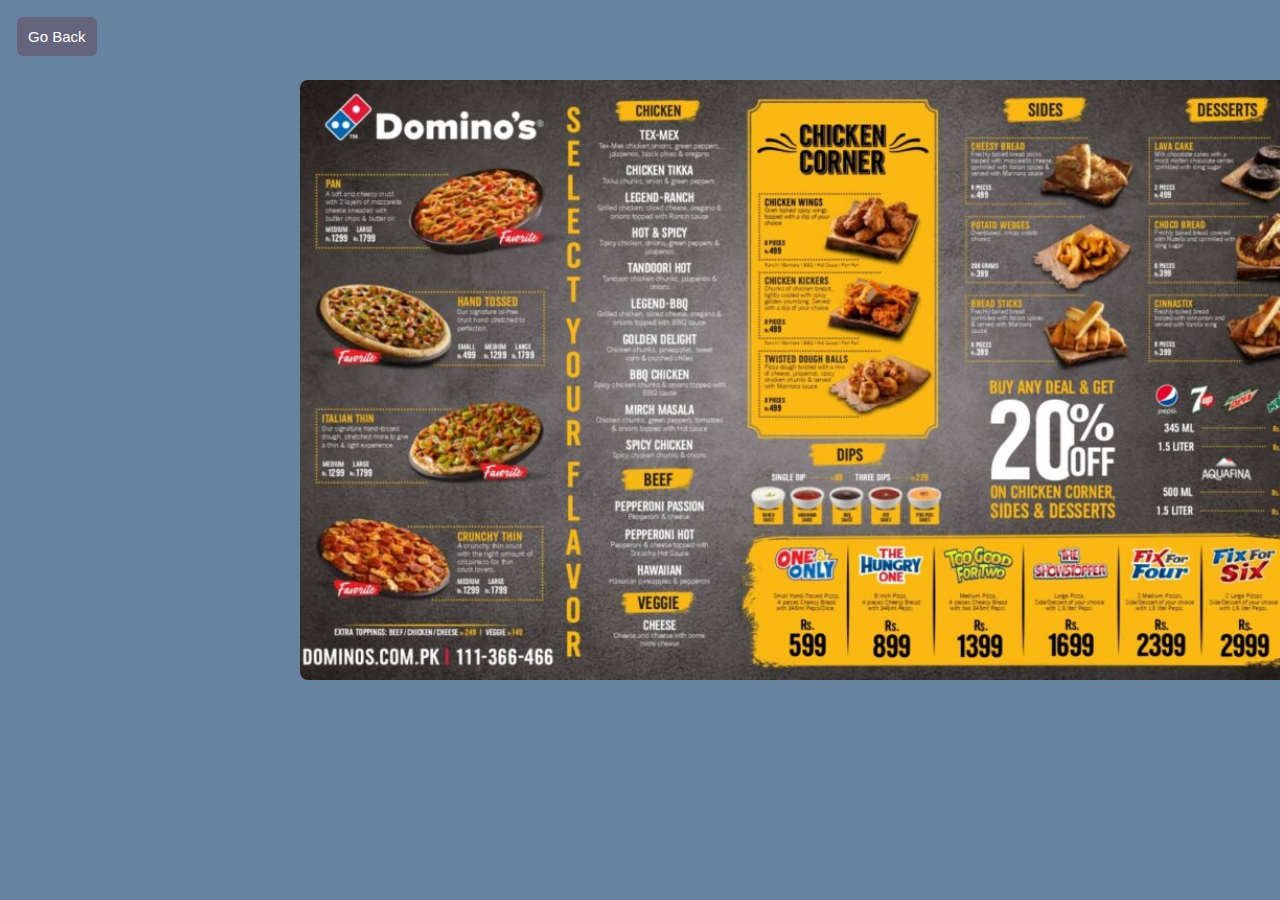
<file: domino.html>
<!DOCTYPE html>
<html lang="en">
<head>
    <meta charset="UTF-8">
    <meta name="viewport" content="width=device-width, initial-scale=1.0">
    <title>FUN ZONE</title>
    <link rel="icon" type="image/x-icon" href="Images/theme-park.png">
    <style>
        *{
            margin: 0;
            padding: 0;
            box-sizing: border-box;
        }
        body{
            background-color: #6683A2;
        }
        .menu{
            margin-top: 80px;
            margin-left: 300px;
            background-image: url(Images/Menus/Dominos-Pizza-Menu.jpg);
            background-position: center;
            background-repeat: no-repeat;
            background-size: cover;
            height: 600px;
            width: 1000px;
            border-radius: 8px;
        }
        button{
            position: absolute;
            border: none;
            outline: none;
            padding: 11px;
            border-radius: 6px;
            background-color: #64647C;
            color: white;
            cursor: pointer;
            font-family: 'Segoe UI', Tahoma, Geneva, Verdana, sans-serif;
            font-weight: 500;
            margin-left: 17px;
            margin-top: -63px;
            font-size: 15px;
        }
        .cursor{
    z-index: 999;
    position: fixed;
    background: #2696e8;
    width: 20px;
    height: 20px;
    border-radius: 50%;
    pointer-events: none;
    box-shadow: 0 0 20px #2696e8, 0 0 60px #2696e8, 0 0 100px #2696e8;
    animation:  colors 5s infinite;
    transform: translate(-50%, -50%);
    display: none;
}
@keyframes colors {
    0%{
        filter: hue-rotate(0deg);
    }
    100%{
        filter: hue-rotate(360deg);
    }
}
.cursor::before{
    content: '';
    position: absolute;
    background: #2696e8;
    width: 50px;
    height: 50px;
    opacity: 0.2;
    transform: translate(-30%, -30%);
    border-radius: 50%;
}
    </style>
</head>
<body>
    <div class="cursor"></div>
    <div class="container">
        <a href="l&d.html"><button>Go Back</button></a>
        <div class="menu"></div>
    </div>
    <script>
        const cursor = document.querySelector(".cursor");
        var timeout;
        //Follow cursor
        document.addEventListener("mousemove", (e) => {
            let x = e.clientX;
            let y = e.clientY;

            cursor.style.top = y + "px";
            cursor.style.left = x + "px";
            cursor.style.display = "block";

            //mouse stop
            function mouseStopped(){
                cursor.style.display = "none"
            }
            clearTimeout(timeout);
            timeout = setTimeout(mouseStopped, 3000)
        });
        //Stop following cursor
        document.addEventListener("mouseout",() => {
            cursor.style.display = "none";
        })
    </script>

</body>
</html>
</file>
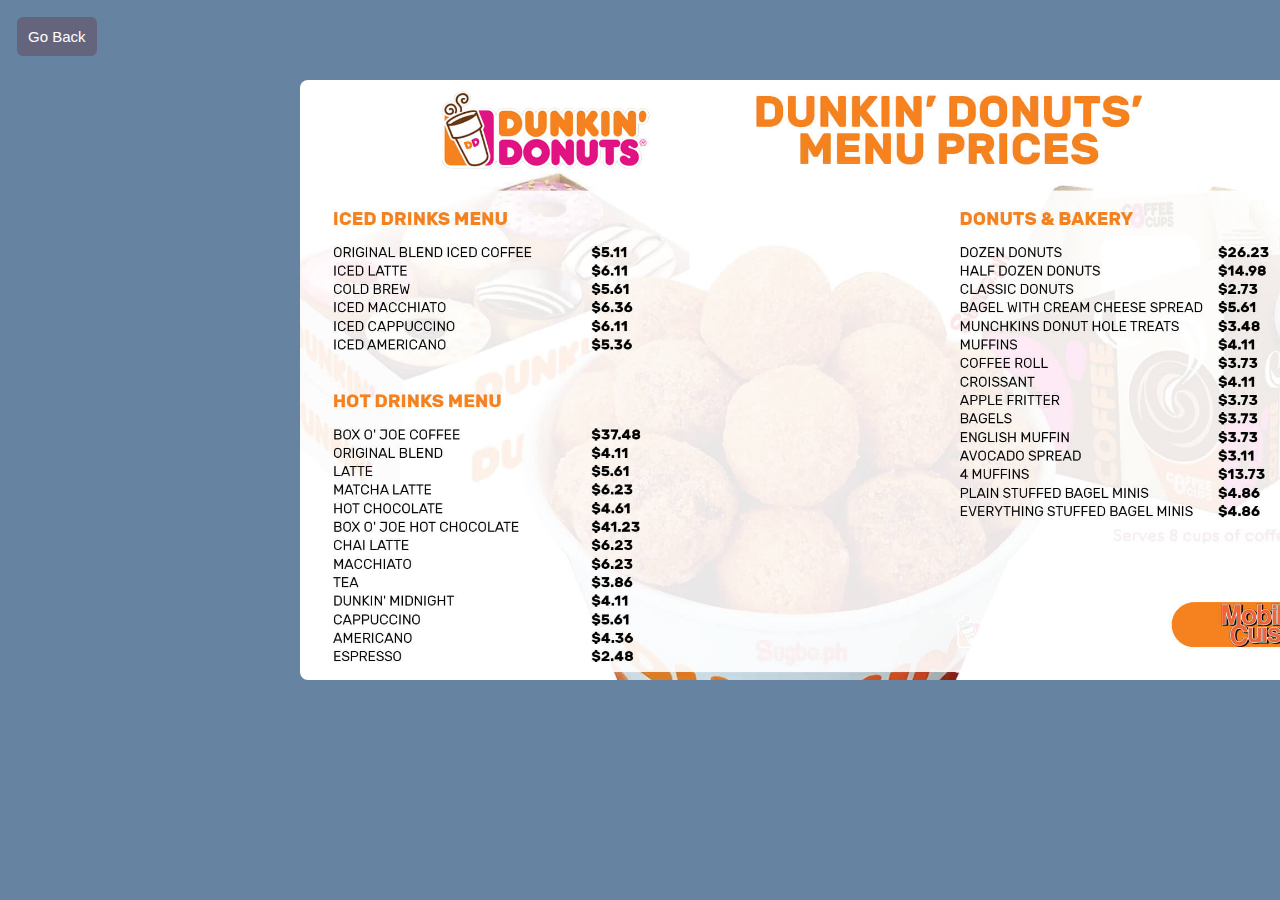
<file: dunkin.html>
<!DOCTYPE html>
<html lang="en">
<head>
    <meta charset="UTF-8">
    <meta name="viewport" content="width=device-width, initial-scale=1.0">
    <title>FUN ZONE</title>
    <link rel="icon" type="image/x-icon" href="Images/theme-park.png">
    <style>
        *{
            margin: 0;
            padding: 0;
            box-sizing: border-box;
        }
        body{
            background-color: #6683A2;
        }
        .menu{
            margin-top: 80px;
            margin-left: 300px;
            background-image: url(Images/Menus/Dunkin-Donuts.jpg);
            background-position: center;
            background-repeat: no-repeat;
            background-size: cover;
            height: 600px;
            width: 1000px;
            border-radius: 8px;
        }
        button{
            position: absolute;
            border: none;
            outline: none;
            padding: 11px;
            border-radius: 6px;
            background-color: #64647C;
            color: white;
            cursor: pointer;
            font-family: 'Segoe UI', Tahoma, Geneva, Verdana, sans-serif;
            font-weight: 500;
            margin-left: 17px;
            margin-top: -63px;
            font-size: 15px;
        }
        .cursor{
    z-index: 999;
    position: fixed;
    background: #2696e8;
    width: 20px;
    height: 20px;
    border-radius: 50%;
    pointer-events: none;
    box-shadow: 0 0 20px #2696e8, 0 0 60px #2696e8, 0 0 100px #2696e8;
    animation:  colors 5s infinite;
    transform: translate(-50%, -50%);
    display: none;
}
@keyframes colors {
    0%{
        filter: hue-rotate(0deg);
    }
    100%{
        filter: hue-rotate(360deg);
    }
}
.cursor::before{
    content: '';
    position: absolute;
    background: #2696e8;
    width: 50px;
    height: 50px;
    opacity: 0.2;
    transform: translate(-30%, -30%);
    border-radius: 50%;
}
    </style>
</head>
<body>
    <div class="cursor"></div>
    <div class="container">
        <a href="l&d.html"><button>Go Back</button></a>
        <div class="menu"></div>
    </div>
    <script>
        const cursor = document.querySelector(".cursor");
        var timeout;
        //Follow cursor
        document.addEventListener("mousemove", (e) => {
            let x = e.clientX;
            let y = e.clientY;

            cursor.style.top = y + "px";
            cursor.style.left = x + "px";
            cursor.style.display = "block";

            //mouse stop
            function mouseStopped(){
                cursor.style.display = "none"
            }
            clearTimeout(timeout);
            timeout = setTimeout(mouseStopped, 3000)
        });
        //Stop following cursor
        document.addEventListener("mouseout",() => {
            cursor.style.display = "none";
        })
    </script>
</body>
</html>
</file>
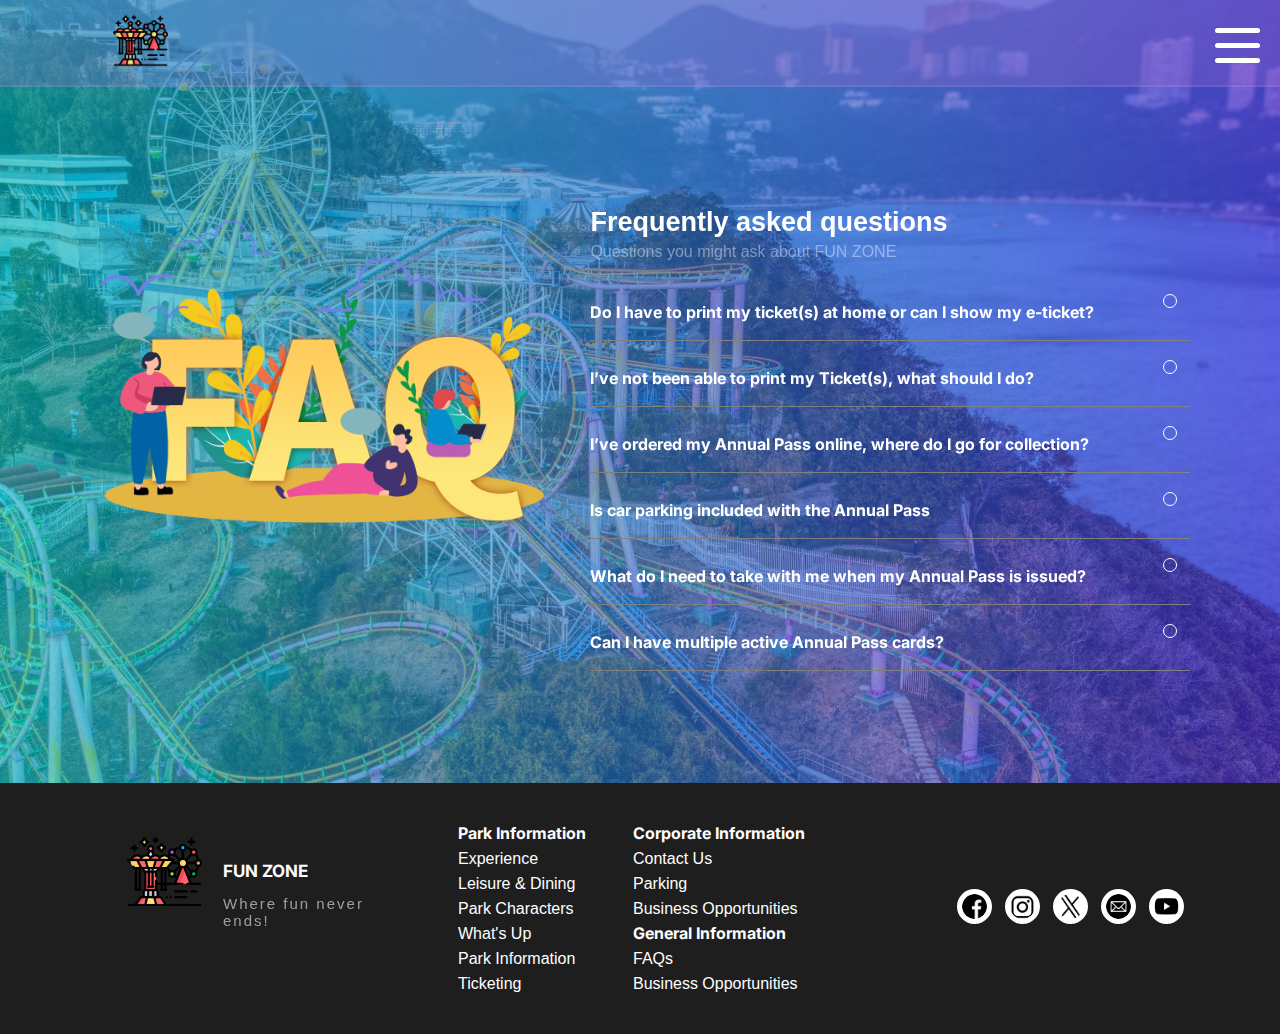
<file: FAQs.html>
<!DOCTYPE html>
<html lang="en">
<head>
    <meta charset="UTF-8">
    <meta name="viewport" content="width=device-width, initial-scale=1.0">
    <title>FUN ZONE</title>
    <link rel="icon" type="image/x-icon" href="Images/theme-park.png">
    <link rel="stylesheet" href="FAQs.css">
    <link rel="stylesheet" href="https://cdnjs.cloudflare.com/ajax/libs/font-awesome/6.5.1/css/all.min.css" integrity="sha512-DTOQO9RWCH3ppGqcWaEA1BIZOC6xxalwEsw9c2QQeAIftl+Vegovlnee1c9QX4TctnWMn13TZye+giMm8e2LwA==" crossorigin="anonymous" referrerpolicy="no-referrer" />
    <script src="https://code.jquery.com/jquery-3.7.1.js"></script>
<link rel="stylesheet" href="header&footer.css">
</head>
<body>
    <div class="cursor"></div>
    <div class="header">
        <input type="checkbox" id="hamburger">
    <header>
        <div class="logo">
            <a href="index.html"><img src="Images/theme-park.png" alt=""></a>
        </div>
        <label for="hamburger">
            <div></div>
            <div></div>
            <div></div>
        </label>
        <div class="menu">
            <ul>
                <li><a href="index.html">Home</a></li>
                <li><a href="Experience.html">Experience</a></li>
                <li><a href="l&d.html">Leisure & Dining</a></li>
                <li><a href="pc.html">Park Characters</a></li>
                <li><a href="news.html">What's Up</a></li>
                <li><a href="pi.html">Park Information</a></li>
                <div class="dropdownBtn">
                    <i class="fa-solid fa-chevron-down" id="dropdown"></i>
                    <div class="dropdown">
                        <a href="contact.html">Contact Us</a>
                        <a href="parking.html">Parking</a>
                        <a href="Location.html">Getting Here</a>
                        <a href="FAQs.html">FAQs</a>
                        <a href="h&s.html">Health & Safety Tips</a>    
                    </div>
                </div>
                <li><a href="bo.html">Business Opportunities</a></li>
                <li><a href="account.html"><i class="fa-solid fa-image-portrait" style="font-size: 21px;"></i></a></li>
            </ul>
        </div>
    </header>
    <div class="side hidden"></div>
    <div class="rightside hidden">
    <div class="faqHeading hidden">
        <h2 class="hidden">Frequently asked questions</h2>
        <p class="hidden">Questions you might ask about FUN ZONE</p>
    </div>
        <div class="question hidden">
            <strong class="Q01 hidden">Do I have to print my ticket(s) at home or can I show my e-ticket?</strong>
            <i class="fa-solid fa-angle-down" style="color: #ffffff;"></i>
        </div>
        <div class="answer" style="display: none;">
            <p class="ans01">If your mobile device can display the barcode clearly and we can scan this at the main gate, you can go straight to the turnstiles for admission.</p>
        </div>
        <div class="question02 hidden">
            <strong class="Q02 hidden">I’ve not been able to print my Ticket(s), what should I do?</strong>
            <i class="fa-solid fa-angle-down" style="color: #ffffff;"></i>
        </div>
        <div class="answer02" style="display: none;">
            <p class="ans02">If you can open your e-ticket(s) on your mobile or tablet device, we can scan these directly at the main gate. Alternatively, please visit our Guest Services window where our team will be happy to assist you.</p>
        </div>
        <div class="question03 hidden">
            <strong class="Q03 hidden">I’ve ordered my Annual Pass online, where do I go for collection?</strong>
            <i class="fa-solid fa-angle-down" style="color: #ffffff;"></i>
        </div>
        <div class="answer03" style="display: none;">
            <p class="ans03">Your Annual Pass E-Ticket(s) and Order Confirmation will be emailed to the email address of the person who made the online purchase. To obtain your Annual Pass, please visit any of the guest services located at FUN ZONE.</p>
        </div>
        <div class="question04 hidden">
            <strong class="Q04 hidden">Is car parking included with the Annual Pass</strong>
            <i class="fa-solid fa-angle-down" style="color: #ffffff;"></i>
        </div>
        <div class="answer04" style="display: none;">
            <p class="ans04">General parking is free for all Annual Pass holders.
                <br><br>
                VIP Annual Pass holders enjoy FREE valet parking, subject to availability, each time they visit the Resort – all the more reason to go VIP! </p>
        </div>
        <div class="question05 hidden">
            <strong class="Q05 hidden">What do I need to take with me when my Annual Pass is issued?</strong>
            <i class="fa-solid fa-angle-down" style="color: #ffffff;"></i>
        </div>
        <div class="answer05" style="display: none;">
            <p class="ans05">Just the E-Ticket and a valid ID.</p>
        </div>
        <div class="question06 hidden">
            <strong class="Q06 hidden">Can I have multiple active Annual Pass cards?</strong>
            <i class="fa-solid fa-angle-down" style="color: #ffffff;"></i>
        </div>
        <div class="answer06" style="display: none;">
            <p class="ans06">Yes, although each Annual Pass is assigned to an individual user and only that user can enjoy the admission and discount privileges associated with their Annual Pass.</p>
        </div>
    </div>
    <footer>
        <div class="fL">
            <div class="FlImg"></div>
             <h2 class="heading">FUN ZONE</h2>
        </div>
        <div class="para">
            <p>Where fun never ends!</p>
        </div>
        <div class="pages">
            <ul>
                <strong>Park Information</strong>
                <li><a href="Experience.html">Experience</a></li>
                <li><a href="l&d.html">Leisure & Dining</a></li>
                <li><a href="pc.html">Park Characters</a></li>
                <li><a href="news.html">What's Up</a></li>
                <li><a href="pi.html">Park Information</a></li>
                <li><a href="tickets.html">Ticketing</a></li>
            </ul>
            <ul>
                <strong>Corporate Information</strong>
                <li><a href="contact.html">Contact Us</a></li>
                <li><a href="parking.html">Parking</a></li>
                <li><a href="bo.html">Business Opportunities</a></li>
                <strong>General Information</strong>
                <li><a href="pi.html">FAQs</a></li>
                <li><a href="bo.html">Business Opportunities</a></li>
            </ul>
        </div>
        <div class="socials">
            <a href="https://www.facebook.com/" target="_blank"><img src="Images/facebook.png" alt=""></a>
            <a href="https://www.instagram.com/" target="_blank"><img src="Images/1597747.png" alt=""></a>
            <a href="https://www.twitter.com/" target="_blank"><img src="Images/twitter.png" alt=""></a>
            <a href="https://accounts.google.com/v3/signin/identifier?hl=en&continue=https%3A%2F%2Fmail.google.com%2Fmail&service=mail&ec=GAlAFw&authuser=1&theme=glif&flowName=GlifWebSignIn&flowEntry=AddSession" target="_blank"><img src="Images/email.png" alt=""></a>
            <a href="https://youtube.com/" target="_blank"><img src="Images/youtube.png" alt=""></a>
        </div>
    </footer>
    </div>
    <script>
        $(document).ready(function(){
            $('.question').click(function(){
                $('.answer').slideToggle('1000').css('border-bottom', 'solid gray 1px');
            })
            $('.question02').click(function(){
                $('.answer02').slideToggle('1000').css('border-bottom', 'solid gray 1px');
            })
            $('.question03').click(function(){
                $('.answer03').slideToggle('1000').css('border-bottom', 'solid gray 1px');
            })
            $('.question04').click(function(){
                $('.answer04').slideToggle('1000').css('border-bottom', 'solid gray 1px');
            })
            $('.question05').click(function(){
                $('.answer05').slideToggle('1000').css('border-bottom', 'solid gray 1px');
            })
            $('.question06').click(function(){
                $('.answer06').slideToggle('1000').css('border-bottom', 'solid gray 1px');
            })
        })
    </script>
    <script defer src="FAQs.js"></script>
</body>
</html>
</file>
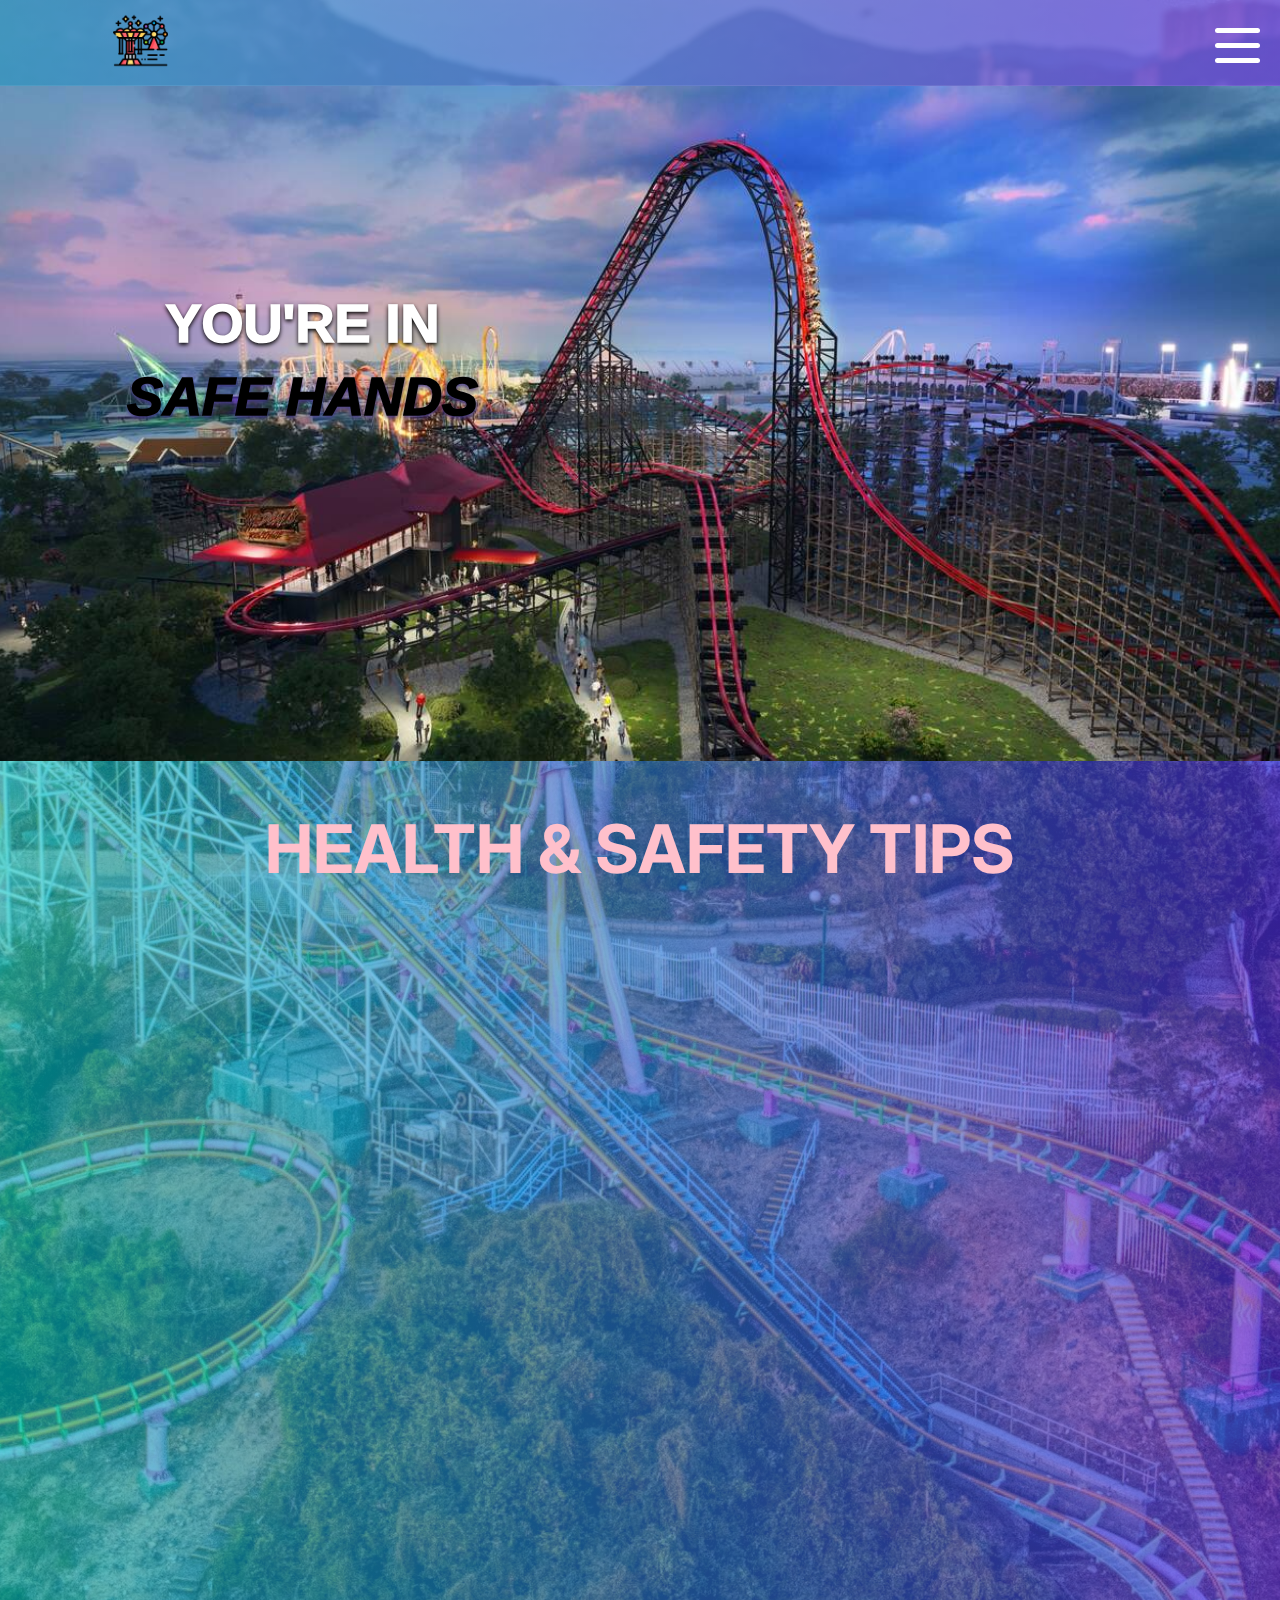
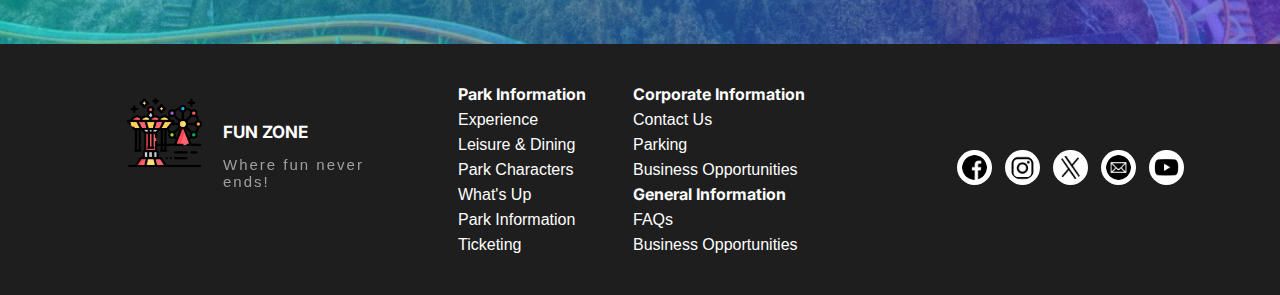
<file: h&s.html>
<!DOCTYPE html>
<html lang="en">
<head>
    <meta charset="UTF-8">
    <meta name="viewport" content="width=device-width, initial-scale=1.0">
    <title>FUN ZONE</title>
    <link rel="icon" type="image/x-icon" href="Images/theme-park.png">
    <link rel="stylesheet" href="h&s.css">
    <link rel="stylesheet" href="https://cdnjs.cloudflare.com/ajax/libs/font-awesome/6.5.1/css/all.min.css" integrity="sha512-DTOQO9RWCH3ppGqcWaEA1BIZOC6xxalwEsw9c2QQeAIftl+Vegovlnee1c9QX4TctnWMn13TZye+giMm8e2LwA==" crossorigin="anonymous" referrerpolicy="no-referrer" />
<link rel="stylesheet" href="header&footer.css">
</head>
<body>
    <div class="cursor"></div>
    <div class="header">
        <input type="checkbox" id="hamburger">
    <header>
        <div class="logo">
            <a href="index.html"><img src="Images/theme-park.png" alt=""></a>
        </div>
        <label for="hamburger">
            <div></div>
            <div></div>
            <div></div>
        </label>
        <div class="menu">
            <ul>
                <li><a href="index.html">Home</a></li>
                <li><a href="Experience.html">Experience</a></li>
                <li><a href="l&d.html">Leisure & Dining</a></li>
                <li><a href="pc.html">Park Characters</a></li>
                <li><a href="news.html">What's Up</a></li>
                <li><a href="pi.html">Park Information</a></li>
                <div class="dropdownBtn">
                    <i class="fa-solid fa-chevron-down" id="dropdown"></i>
                    <div class="dropdown">
                        <a href="contact.html">Contact Us</a>
                        <a href="parking.html">Parking</a>
                        <a href="Location.html">Getting Here</a>
                        <a href="FAQs.html">FAQs</a>
                        <a href="h&s.html">Health & Safety Tips</a>    
                    </div>
                </div>
                <li><a href="bo.html">Business Opportunities</a></li>
                <li><a href="account.html"><i class="fa-solid fa-image-portrait" style="font-size: 21px;"></i></a></li>
            </ul>
        </div>
    </header>
    <div class="container">
        <div class="bgimg"></div>
            <div class="texts hidden">
            <div class="firstLine hidden"><h1>YOU'RE IN</h1></div>
            <div class="secLine hidden"><h1>SAFE HANDS</h1></div>
            </div>
            <div class="tips hidden">
                <h1 class="hidden">HEALTH & SAFETY TIPS</h1>
                <p class="hidden">At FUN ZONE™, the safety of our guests and employees is our primary focus. In addition to our existing health and safety protocols we have further enhanced our procedures in-line with the announcement of the Pakistan Ministry of Health and Prevention and in accordance with the World Health Organisation’s approved international practices.Here are some of the helpful tips and safety guidelines to keep you and your loved ones safe while enjoying your time with us.</p>
            </div>
    </div>
    <div class="sliderContainer hidden">
        <div class="col hidden">
                <h4 class="hidden">What measures are in place to ensure the safety of visitors during their theme park experience?</h4>
            <div class="caption">
                <p>We prioritize the safety of our visitors through stringent measures, including regular inspections of rides and attractions, trained staff for emergency response, and compliance with industry safety standards.</p>
            </div>
            <img src="Images/h&s03.png" class="hidden" alt="">
        </div>
        <div class="col hidden">
                <h4 class="hidden">How can visitors contribute to maintaining a safe environment within the theme park?</h4>
            <div class="caption">
                <p>Visitors play a crucial role in maintaining a safe environment. We encourage guests to adhere to posted guidelines, report any safety concerns promptly, and follow team member instructions. By working together, we can ensure a secure and enjoyable experience for everyone.</p>
            </div>
            <img src="Images/h&s02.png" class="hidden" alt="">
        </div>
        <div class="col hidden">
                <h4 class="hidden">Are there health and safety guidelines in place in response to the ongoing global health situation?</h4>
            <div class="caption">
                <p>Yes, we have implemented comprehensive health and safety protocols to address the current global health situation. This includes enhanced sanitation practices, social distancing measures, and adherence to local health authority recommendations. We continuously monitor and update our procedures to prioritize the well-being of our visitors and staff.</p>
            </div>
            <img src="Images/h&s01.png" class="hidden" alt="">
        </div>
    </div>
    <footer>
        <div class="fL">
            <div class="FlImg"></div>
             <h2 class="heading">FUN ZONE</h2>
        </div>
        <div class="para">
            <p>Where fun never ends!</p>
        </div>
        <div class="pages">
            <ul>
                <strong>Park Information</strong>
                <li><a href="Experience.html">Experience</a></li>
                <li><a href="l&d.html">Leisure & Dining</a></li>
                <li><a href="pc.html">Park Characters</a></li>
                <li><a href="news.html">What's Up</a></li>
                <li><a href="pi.html">Park Information</a></li>
                <li><a href="tickets.html">Ticketing</a></li>
            </ul>
            <ul>
                <strong>Corporate Information</strong>
                <li><a href="contact.html">Contact Us</a></li>
                <li><a href="parking.html">Parking</a></li>
                <li><a href="bo.html">Business Opportunities</a></li>
                <strong>General Information</strong>
                <li><a href="pi.html">FAQs</a></li>
                <li><a href="bo.html">Business Opportunities</a></li>
            </ul>
        </div>
        <div class="socials">
            <a href="https://www.facebook.com/" target="_blank"><img src="Images/facebook.png" alt=""></a>
            <a href="https://www.instagram.com/" target="_blank"><img src="Images/1597747.png" alt=""></a>
            <a href="https://www.twitter.com/" target="_blank"><img src="Images/twitter.png" alt=""></a>
            <a href="https://accounts.google.com/v3/signin/identifier?hl=en&continue=https%3A%2F%2Fmail.google.com%2Fmail&service=mail&ec=GAlAFw&authuser=1&theme=glif&flowName=GlifWebSignIn&flowEntry=AddSession" target="_blank"><img src="Images/email.png" alt=""></a>
            <a href="https://youtube.com/" target="_blank"><img src="Images/youtube.png" alt=""></a>
        </div>
    </footer>
    </div>
    <script defer src="h&s.js"></script>
</body>
</html>
</file>
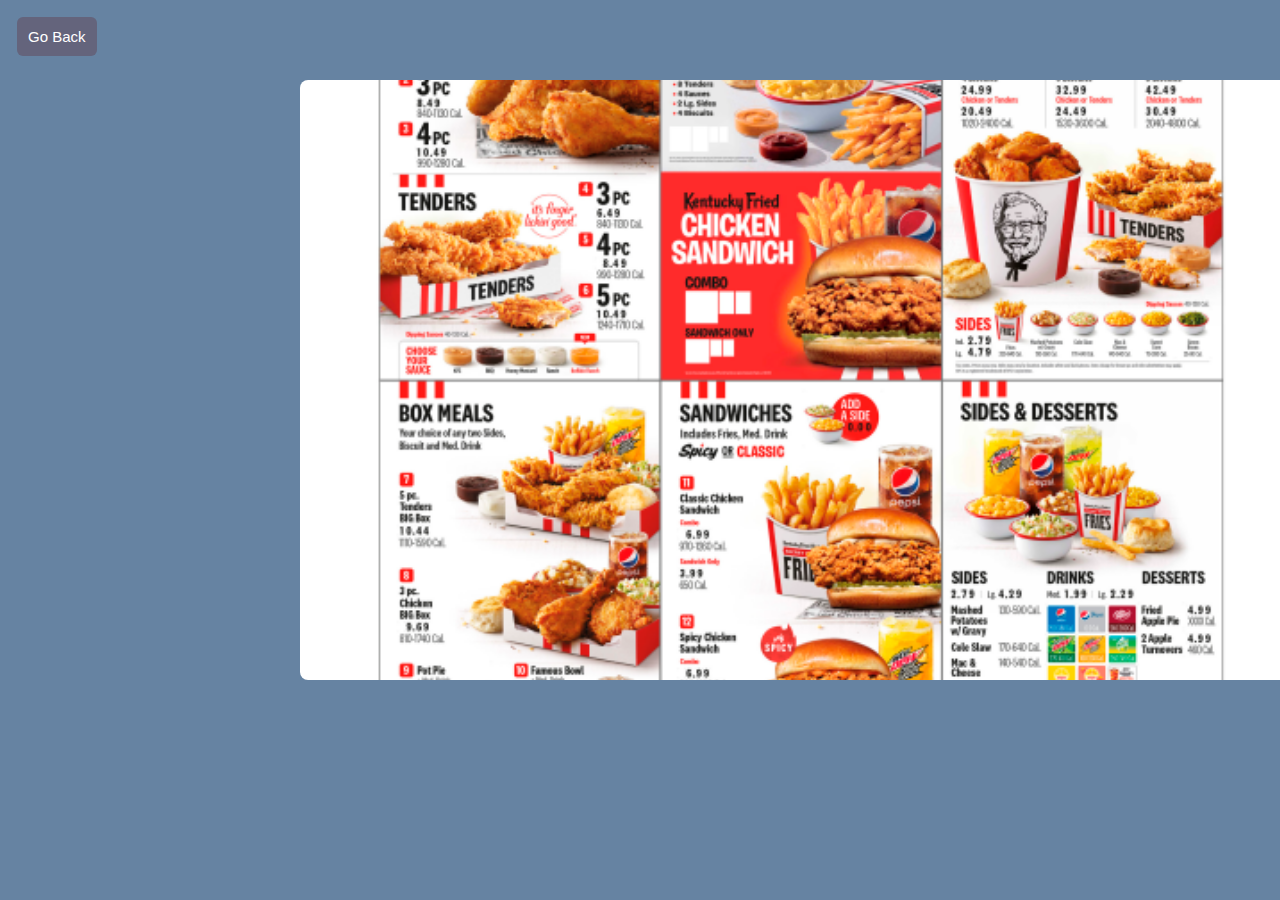
<file: kfc.html>
<!DOCTYPE html>
<html lang="en">
<head>
    <meta charset="UTF-8">
    <meta name="viewport" content="width=device-width, initial-scale=1.0">
    <title>FUN ZONE</title>
    <link rel="icon" type="image/x-icon" href="Images/theme-park.png">
    <style>
        *{
            margin: 0;
            padding: 0;
            box-sizing: border-box;
        }
        body{
            background-color: #6683A2;
        }
        .menu{
            margin-top: 80px;
            margin-left: 300px;
            background-image: url(Images/Menus/KFC-menu.webp);
            background-position: center;
            background-repeat: no-repeat;
            background-size: cover;
            height: 600px;
            width: 1000px;
            border-radius: 8px;
        }
        button{
            position: absolute;
            border: none;
            outline: none;
            padding: 11px;
            border-radius: 6px;
            background-color: #64647C;
            color: white;
            cursor: pointer;
            font-family: 'Segoe UI', Tahoma, Geneva, Verdana, sans-serif;
            font-weight: 500;
            margin-left: 17px;
            margin-top: -63px;
            font-size: 15px;
        }
        .cursor{
    z-index: 999;
    position: fixed;
    background: #2696e8;
    width: 20px;
    height: 20px;
    border-radius: 50%;
    pointer-events: none;
    box-shadow: 0 0 20px #2696e8, 0 0 60px #2696e8, 0 0 100px #2696e8;
    animation:  colors 5s infinite;
    transform: translate(-50%, -50%);
    display: none;
}
@keyframes colors {
    0%{
        filter: hue-rotate(0deg);
    }
    100%{
        filter: hue-rotate(360deg);
    }
}
.cursor::before{
    content: '';
    position: absolute;
    background: #2696e8;
    width: 50px;
    height: 50px;
    opacity: 0.2;
    transform: translate(-30%, -30%);
    border-radius: 50%;
}
    </style>
</head>
<body>
    <div class="cursor"></div>
    <div class="container">
        <a href="l&d.html"><button>Go Back</button></a>
        <div class="menu"></div>
    </div>
    <script>
        const cursor = document.querySelector(".cursor");
        var timeout;
        //Follow cursor
        document.addEventListener("mousemove", (e) => {
            let x = e.clientX;
            let y = e.clientY;

            cursor.style.top = y + "px";
            cursor.style.left = x + "px";
            cursor.style.display = "block";

            //mouse stop
            function mouseStopped(){
                cursor.style.display = "none"
            }
            clearTimeout(timeout);
            timeout = setTimeout(mouseStopped, 3000)
        });
        //Stop following cursor
        document.addEventListener("mouseout",() => {
            cursor.style.display = "none";
        })
    </script>
</body>
</html>
</file>
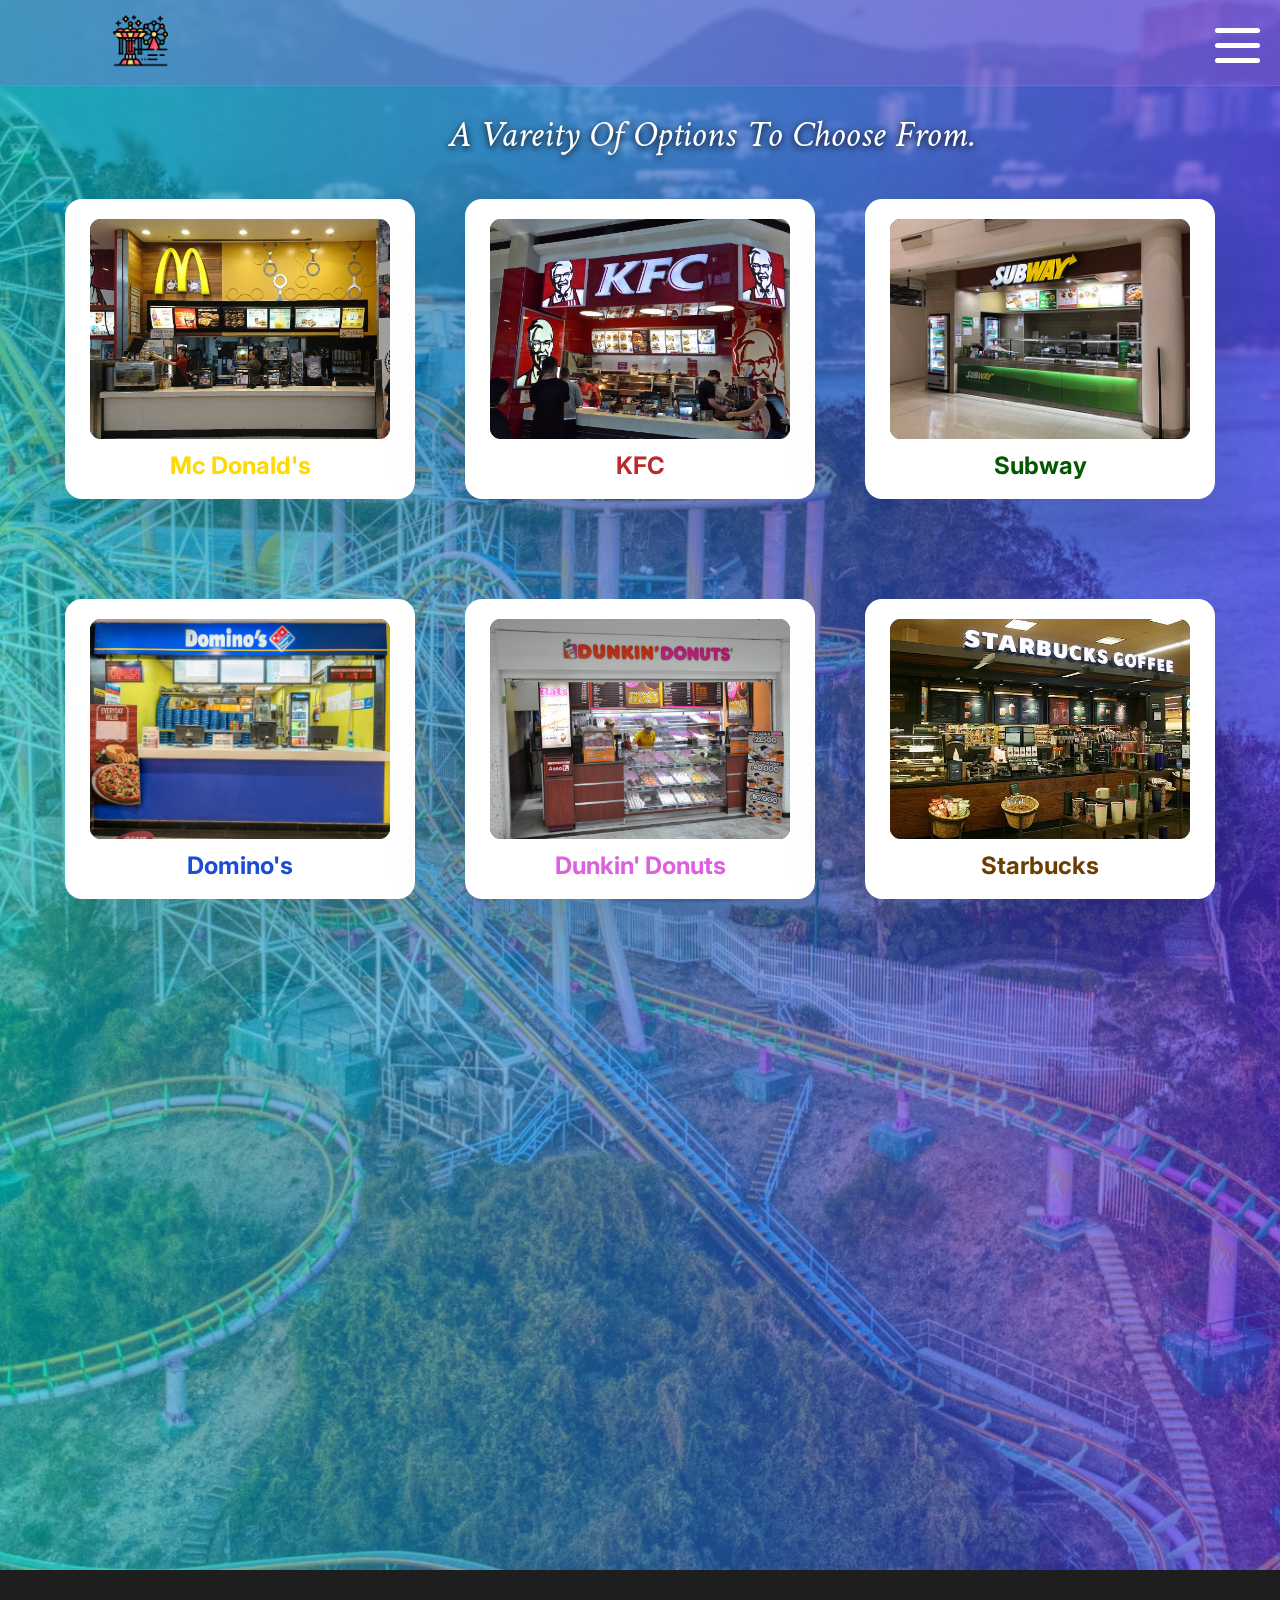
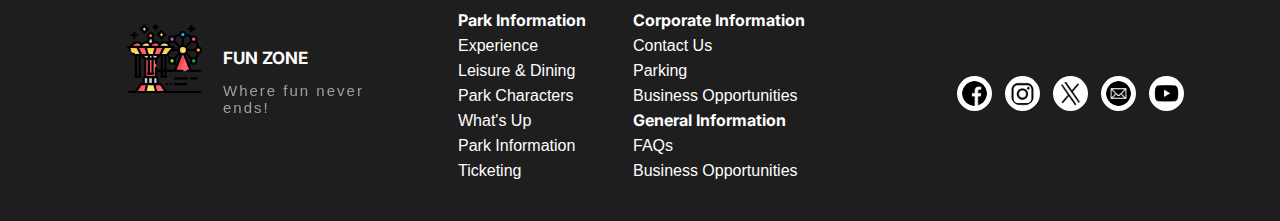
<file: l&d.html>
<!DOCTYPE html>
<html lang="en">
<head>
    <meta charset="UTF-8">
    <meta name="viewport" content="width=device-width, initial-scale=1.0">
    <title>FUN ZONE</title>
    <link rel="icon" type="image/x-icon" href="Images/theme-park.png">
    <link rel="stylesheet" href="l&d.css">
    <link rel="stylesheet" href="https://cdnjs.cloudflare.com/ajax/libs/font-awesome/6.5.1/css/all.min.css" integrity="sha512-DTOQO9RWCH3ppGqcWaEA1BIZOC6xxalwEsw9c2QQeAIftl+Vegovlnee1c9QX4TctnWMn13TZye+giMm8e2LwA==" crossorigin="anonymous" referrerpolicy="no-referrer" />
<link rel="stylesheet" href="header&footer.css">
</head>
<body>
    <div class="cursor"></div>
    <div class="header">
        <input type="checkbox" id="hamburger">
    <header>
        <div class="logo">
            <a href="index.html"><img src="Images/theme-park.png" alt=""></a>
        </div>
        <label for="hamburger">
            <div></div>
            <div></div>
            <div></div>
        </label>
        <div class="menu">
            <ul>
                <li><a href="index.html">Home</a></li>
                <li><a href="Experience.html">Experience</a></li>
                <li><a href="l&d.html">Leisure & Dining</a></li>
                <li><a href="pc.html">Park Characters</a></li>
                <li><a href="news.html">What's Up</a></li>
                <li><a href="pi.html">Park Information</a></li>
                <div class="dropdownBtn">
                    <i class="fa-solid fa-chevron-down" id="dropdown"></i>
                    <div class="dropdown">
                        <a href="contact.html">Contact Us</a>
                        <a href="parking.html">Parking</a>
                        <a href="Location.html">Getting Here</a>
                        <a href="FAQs.html">FAQs</a>
                        <a href="h&s.html">Health & Safety Tips</a>    
                    </div>
                </div>
                <li><a href="bo.html">Business Opportunities</a></li>
                <li><a href="account.html"><i class="fa-solid fa-image-portrait" style="font-size: 21px;"></i></a></li>
            </ul>
        </div>
    </header>
    <h1 class="opt hidden">A Vareity Of Options To Choose From.</h1>
    <div class="container hidden">
        <!-- Mc Donald's -->
        <div class="card hidden" style="--clr:#ffd900;">
            <div class="imgbox">
                <img src="Images/mcdonald.jpg" alt="">
            </div>
            <div class="content">
                <h2>Mc Donald's</h2>
                <p>Experience the iconic taste of McDonald's, where flavorful burgers, crispy fries, & refreshing beverages come together. Enjoy a family-friendly atmosphere & quick-service dining that has delighted millions around the world.</p>
                <a href="mcDonald's.html">Check Menu</a>
            </div>
        </div>
        <!-- KFC -->
        <div class="card hidden" style="--clr:#b92c2c;">
            <div class="imgbox">
                <img src="Images/kfc.jpg" alt="">
            </div>
            <div class="content">
                <h2>KFC</h2>
                <p>Savor the world-famous, secret recipe fried chicken at KFC. Crispy on the outside, tender on the inside, KFC brings you the classic taste of Southern-inspired comfort food that has been a global favorite for decades.</p>
                <a href="kfc.html">Check Menu</a>
            </div>
        </div>
        <!-- Subway -->
        <div class="card hidden" style="--clr:#035700;">
            <div class="imgbox">
                <img src="Images/subway.jpg" alt="">
            </div>
            <div class="content">
                <h2>Subway</h2>
                <p>Craft your own delicious and healthy sub at Subway. From freshly baked bread to a variety of fillings and toppings, Subway lets you personalize your meal. Enjoy a quick and wholesome dining experience with the world's largest submarine sandwich chain.</p>
                <a href="subway.html">Check Menu</a>
            </div>
        </div>
        <!-- Domino -->
        <div class="card hidden" style="--clr:#1a4cd4;">
            <div class="imgbox">
                <img src="Images/domino.jpg" alt="">
            </div>
            <div class="content">
                <h2>Domino's</h2>
                <p>Indulge in the irresistible taste of Domino's Pizza. Choose from a variety of handcrafted pizzas, made with fresh ingredients & topped with gooey cheese. Fast & reliable, Domino's delivers a slice of happiness to your table.</p>
                <a href="domino.html">Check Menu</a>
            </div>
        </div>
        <!-- Dunkin' -->
        <div class="card hidden" style="--clr:#dc60e0;">
            <div class="imgbox">
                <img src="Images/Dunkin'.jpg" alt="">
            </div>
            <div class="content">
                <h2>Dunkin' Donuts</h2>
                <p>Wake up your taste buds with Dunkin' Donuts, home to freshly brewed coffee & a delectable assortment of donuts. From classic glazed to innovative flavors, Dunkin' offers a perfect blend of sweetness & caffeine to kickstart your day.</p>
                <a href="dunkin.html">Check Menu</a>
            </div>
        </div>
        <!-- Starbucks -->
        <div class="card hidden" style="--clr:#6b3d00;">
            <div class="imgbox">
                <img src="Images/Starbucks.jpg" alt="">
            </div>
            <div class="content">
                <h2>Starbucks</h2>
                <p>Indulge in the artistry of coffee at Starbucks. Discover a diverse menu of handcrafted beverages, from lattes to frappuccinos, made with premium coffee beans. Experience the cozy ambiance and a wide selection of snacks, making Starbucks the perfect spot for a coffee break.</p>
                <a href="starbucks.html">Check Menu</a>
            </div>
        </div>
    </div>
    <div class="da hidden">
    <h1>With a comfortable dining area</h1>
    <img src="Images/simon-coles-promenade-food-district-03.jpg" class="diningArea" alt="">
    </div>
    <footer>
        <div class="fL">
            <div class="FlImg"></div>
             <h2 class="heading">FUN ZONE</h2>
        </div>
        <div class="para">
            <p>Where fun never ends!</p>
        </div>
        <div class="pages">
            <ul>
                <strong>Park Information</strong>
                <li><a href="Experience.html">Experience</a></li>
                <li><a href="l&d.html">Leisure & Dining</a></li>
                <li><a href="pc.html">Park Characters</a></li>
                <li><a href="news.html">What's Up</a></li>
                <li><a href="pi.html">Park Information</a></li>
                <li><a href="tickets.html">Ticketing</a></li>
            </ul>
            <ul>
                <strong>Corporate Information</strong>
                <li><a href="contact.html">Contact Us</a></li>
                <li><a href="parking.html">Parking</a></li>
                <li><a href="bo.html">Business Opportunities</a></li>
                <strong>General Information</strong>
                <li><a href="pi.html">FAQs</a></li>
                <li><a href="bo.html">Business Opportunities</a></li>
            </ul>
        </div>
        <div class="socials">
            <a href="https://www.facebook.com/" target="_blank"><img src="Images/facebook.png" alt=""></a>
            <a href="https://www.instagram.com/" target="_blank"><img src="Images/1597747.png" alt=""></a>
            <a href="https://www.twitter.com/" target="_blank"><img src="Images/twitter.png" alt=""></a>
            <a href="https://accounts.google.com/v3/signin/identifier?hl=en&continue=https%3A%2F%2Fmail.google.com%2Fmail&service=mail&ec=GAlAFw&authuser=1&theme=glif&flowName=GlifWebSignIn&flowEntry=AddSession" target="_blank"><img src="Images/email.png" alt=""></a>
            <a href="https://youtube.com/" target="_blank"><img src="Images/youtube.png" alt=""></a>
        </div>
    </footer>
    </div>
    <script defer src="l&d.js"></script>
</body>
</html>
</file>
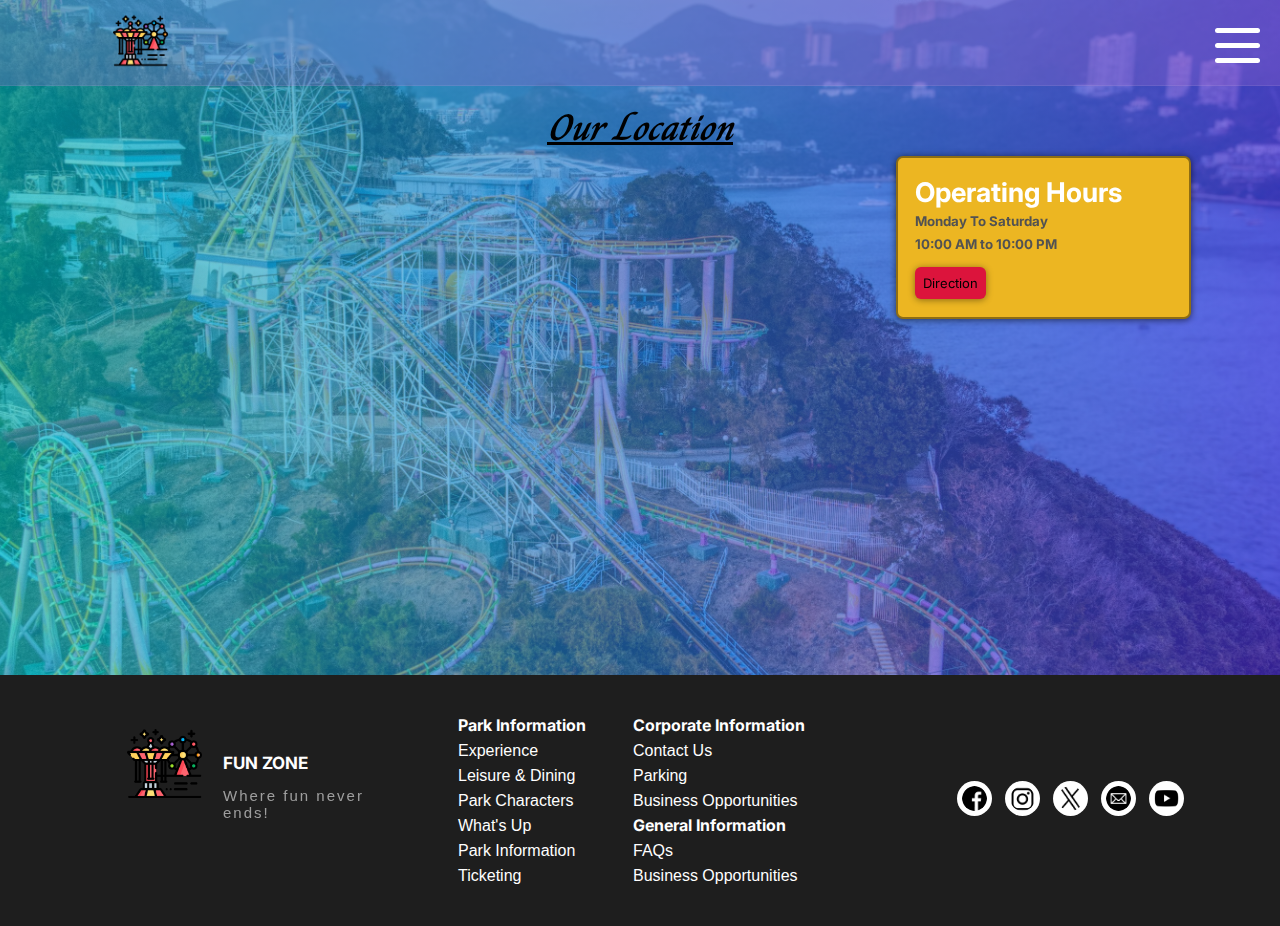
<file: Location.html>
<!DOCTYPE html>
<html lang="en">
<head>
    <meta charset="UTF-8">
    <meta name="viewport" content="width=device-width, initial-scale=1.0">
    <title>FUN ZONE</title>
    <link rel="icon" type="image/x-icon" href="Images/theme-park.png">
    <link rel="stylesheet" href="location.css">
    <link rel="stylesheet" href="https://cdnjs.cloudflare.com/ajax/libs/font-awesome/6.5.1/css/all.min.css" integrity="sha512-DTOQO9RWCH3ppGqcWaEA1BIZOC6xxalwEsw9c2QQeAIftl+Vegovlnee1c9QX4TctnWMn13TZye+giMm8e2LwA==" crossorigin="anonymous" referrerpolicy="no-referrer" />
<link rel="stylesheet" href="header&footer.css">
</head>
<body>
    <div class="cursor"></div>
    <div class="header">
        <input type="checkbox" id="hamburger">
    <header>
        <div class="logo">
            <a href="index.html"><img src="Images/theme-park.png" alt=""></a>
        </div>
        <label for="hamburger">
            <div></div>
            <div></div>
            <div></div>
        </label>
        <div class="menu">
            <ul>
                <li><a href="index.html">Home</a></li>
                <li><a href="Experience.html">Experience</a></li>
                <li><a href="l&d.html">Leisure & Dining</a></li>
                <li><a href="pc.html">Park Characters</a></li>
                <li><a href="news.html">What's Up</a></li>
                <li><a href="pi.html">Park Information</a></li>
                <div class="dropdownBtn">
                    <i class="fa-solid fa-chevron-down" id="dropdown"></i>
                    <div class="dropdown">
                        <a href="contact.html">Contact Us</a>
                        <a href="parking.html">Parking</a>
                        <a href="Location.html">Getting Here</a>
                        <a href="FAQs.html">FAQs</a>
                        <a href="h&s.html">Health & Safety Tips</a>    
                    </div>
                </div>
                <li><a href="bo.html">Business Opportunities</a></li>
                <li><a href="account.html"><i class="fa-solid fa-image-portrait" style="font-size: 21px;"></i></a></li>
            </ul>
        </div>
    </header>
    <div class="container">
        <h1 class="LocHeading hidden">Our Location</h1>
        <div class="opHrs hidden">
            <h1>Operating Hours</h1>
            <h5>Monday To Saturday</h5>
            <h5>10:00 AM to 10:00 PM</h5>
            <button class="direction"><a href="https://maps.app.goo.gl/45jXvGYahh8GUQmb7">Direction</a></button>
        </div>
        <iframe class="hidden" src="https://www.google.com/maps/embed?pb=!1m18!1m12!1m3!1d3618.137712000749!2d67.03045847443208!3d24.92737814257843!2m3!1f0!2f0!3f0!3m2!1i1024!2i768!4f13.1!3m3!1m2!1s0x3eb33f90157042d3%3A0x93d609e8bec9a880!2sAptech%20Computer%20Education%20North%20Nazimabad%20Center!5e0!3m2!1sen!2s!4v1706676218898!5m2!1sen!2s" width="1583" height="350" style="border:0;" allowfullscreen="" loading="lazy" referrerpolicy="no-referrer-when-downgrade"></iframe>
    </div>
    <footer>
        <div class="fL">
            <div class="FlImg"></div>
             <h2 class="heading">FUN ZONE</h2>
        </div>
        <div class="para">
            <p>Where fun never ends!</p>
        </div>
        <div class="pages">
            <ul>
                <strong>Park Information</strong>
                <li><a href="Experience.html">Experience</a></li>
                <li><a href="l&d.html">Leisure & Dining</a></li>
                <li><a href="pc.html">Park Characters</a></li>
                <li><a href="news.html">What's Up</a></li>
                <li><a href="pi.html">Park Information</a></li>
                <li><a href="tickets.html">Ticketing</a></li>
            </ul>
            <ul>
                <strong>Corporate Information</strong>
                <li><a href="contact.html">Contact Us</a></li>
                <li><a href="parking.html">Parking</a></li>
                <li><a href="bo.html">Business Opportunities</a></li>
                <strong>General Information</strong>
                <li><a href="pi.html">FAQs</a></li>
                <li><a href="bo.html">Business Opportunities</a></li>
            </ul>
        </div>
        <div class="socials">
            <a href="https://www.facebook.com/" target="_blank"><img src="Images/facebook.png" alt=""></a>
            <a href="https://www.instagram.com/" target="_blank"><img src="Images/1597747.png" alt=""></a>
            <a href="https://www.twitter.com/" target="_blank"><img src="Images/twitter.png" alt=""></a>
            <a href="https://accounts.google.com/v3/signin/identifier?hl=en&continue=https%3A%2F%2Fmail.google.com%2Fmail&service=mail&ec=GAlAFw&authuser=1&theme=glif&flowName=GlifWebSignIn&flowEntry=AddSession" target="_blank"><img src="Images/email.png" alt=""></a>
            <a href="https://youtube.com/" target="_blank"><img src="Images/youtube.png" alt=""></a>
        </div>
    </footer>
    </div>
    <script defer src="location.js"></script>
</body>
</html>
</file>
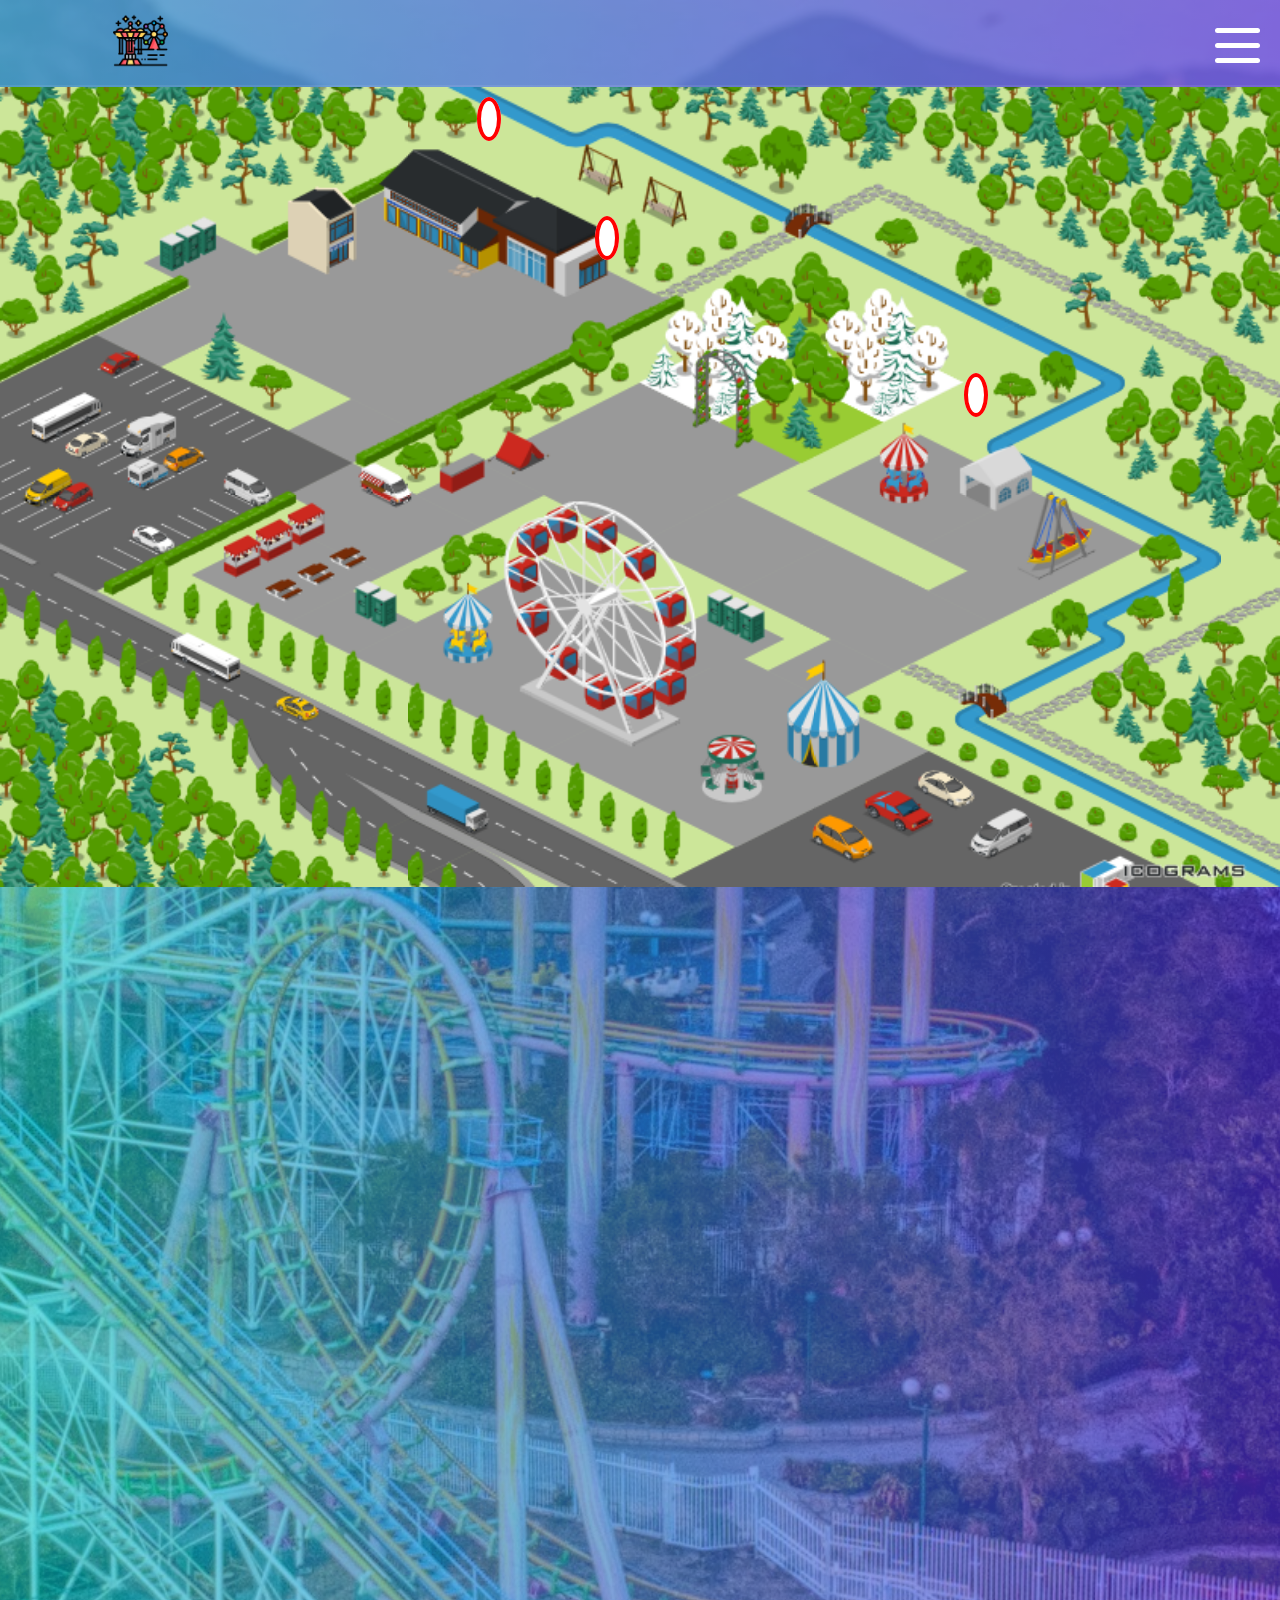
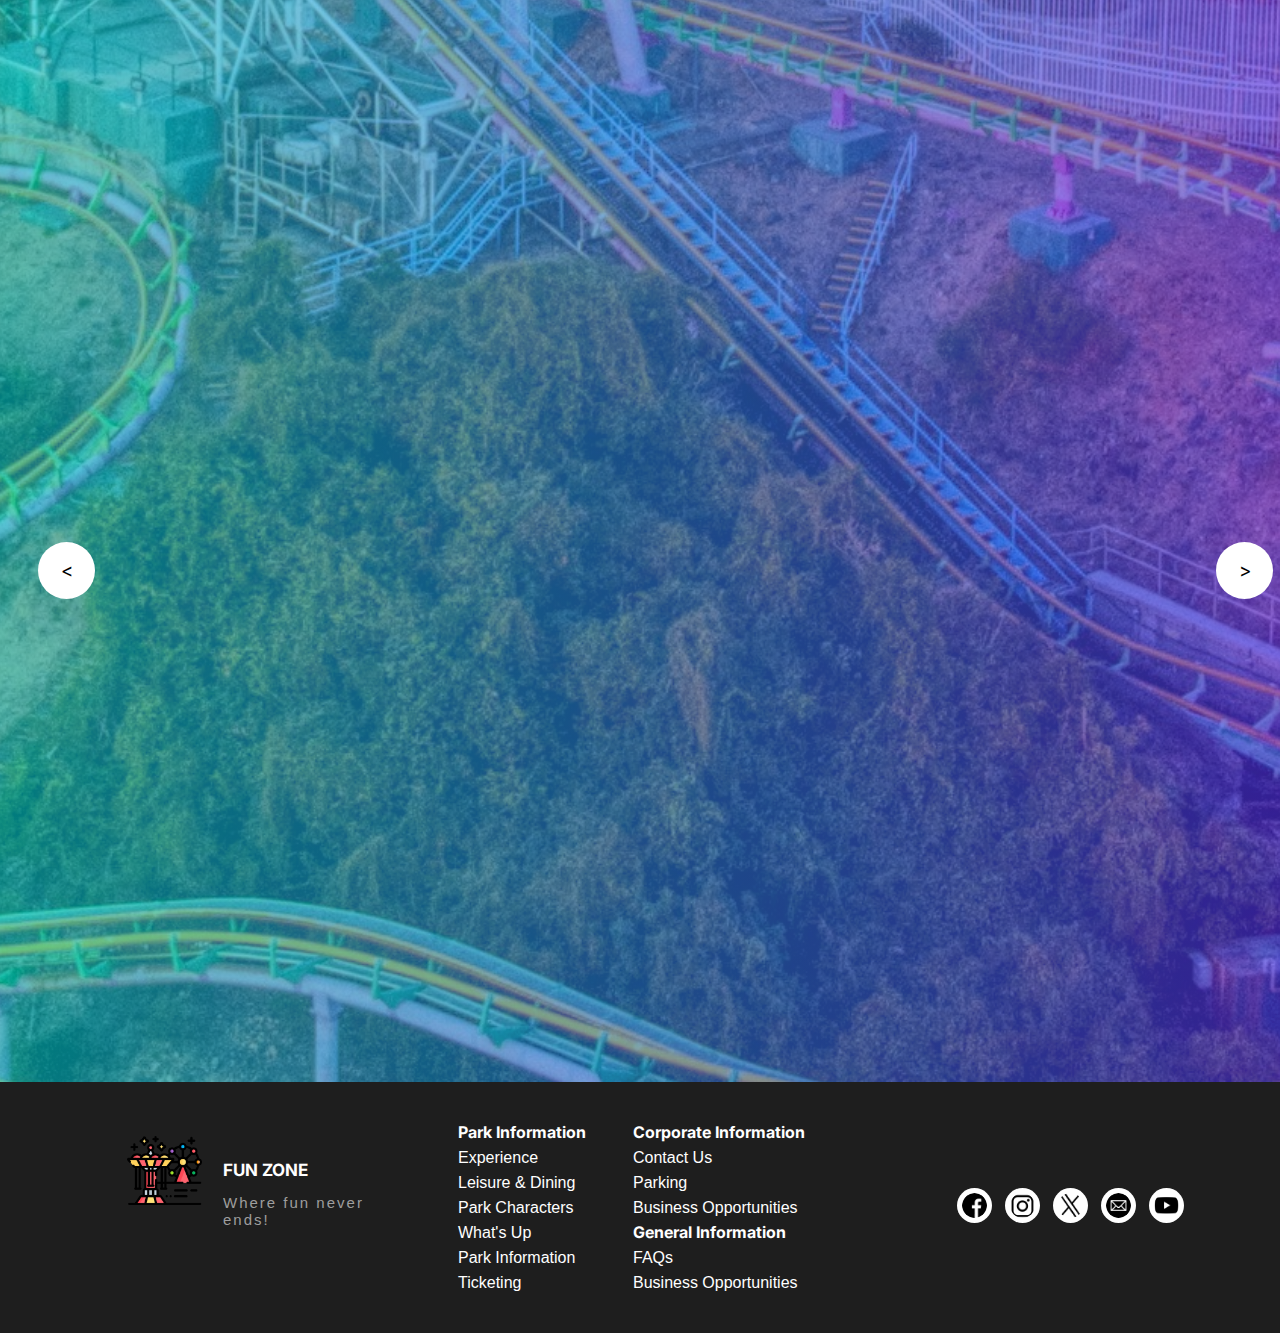
<file: map.html>
<!DOCTYPE html>
<html lang="en">
<head>
    <meta charset="UTF-8">
    <meta name="viewport" content="width=device-width, initial-scale=1.0">
    <title>FUN ZONE</title>
    <link rel="icon" type="image/x-icon" href="Images/theme-park.png">
    <link rel="stylesheet" href="map.css">
<link rel="stylesheet" href="header&footer.css">
    <link rel="stylesheet" href="https://cdnjs.cloudflare.com/ajax/libs/font-awesome/6.5.1/css/all.min.css" integrity="sha512-DTOQO9RWCH3ppGqcWaEA1BIZOC6xxalwEsw9c2QQeAIftl+Vegovlnee1c9QX4TctnWMn13TZye+giMm8e2LwA==" crossorigin="anonymous" referrerpolicy="no-referrer" />
</head>
<body>
    <div class="cursor"></div>
    <div class="header">
        <input type="checkbox" id="hamburger">
    <header>
        <div class="logo">
            <a href="index.html"><img src="Images/theme-park.png" alt=""></a>
        </div>
        <label for="hamburger">
            <div></div>
            <div></div>
            <div></div>
        </label>
        <div class="menu">
            <ul>
                <li><a href="index.html">Home</a></li>
                <li><a href="Experience.html">Experience</a></li>
                <li><a href="l&d.html">Leisure & Dining</a></li>
                <li><a href="pc.html">Park Characters</a></li>
                <li><a href="news.html">What's Up</a></li>
                <li><a href="pi.html">Park Information</a></li>
                <div class="dropdownBtn">
                    <i class="fa-solid fa-chevron-down" id="dropdown"></i>
                    <div class="dropdown">
                        <a href="contact.html">Contact Us</a>
                        <a href="parking.html">Parking</a>
                        <a href="Location.html">Getting Here</a>
                        <a href="FAQs.html">FAQs</a>
                        <a href="h&s.html">Health & Safety Tips</a>    
                    </div>
                </div>
                <li><a href="bo.html">Business Opportunities</a></li>
                <li><a href="account.html"><i class="fa-solid fa-image-portrait" style="font-size: 21px;"></i></a></li>
            </ul>
        </div>
    </header>
    <div class="container">
        <div class="mapImg hidden">
            <div class="icon">
                <div class="DA hidden">
                    <i class="fa-solid fa-plus"></i>
                    <div class="DA-Description">
                        <div class="DA-Img"></div>
                        <div class="Da-Text">
                            <h3>Dining Zone</h3>
                        </div>
                    </div>
                </div>
                <div class="SWW hidden">
                    <i class="fa-solid fa-plus"></i>
                    <div class="SWW-Description">
                        <div class="SWW-Img"></div>
                        <div class="SWW-Text">
                            <h3>7 Wonders of <br> the world</h3>
                        </div>
                    </div>
                </div>
                <div class="ST hidden">
                    <i class="fa-solid fa-plus"></i>
                    <div class="ST-Description">
                        <div class="ST-Img"></div>
                        <div class="ST-Text">
                            <h3>7 Internationally<br>themed zones</h3>
                        </div>
                    </div>
                </div>
                <div class="AZ hidden">
                    <i class="fa-solid fa-plus"></i>
                    <div class="AZ-Description">
                        <div class="AZ-Img"></div>
                        <div class="AZ-Text">
                            <h3>Adventure Zone</h3>
                        </div>
                    </div>
                </div>
                <div class="HD hidden">
                    <i class="fa-solid fa-plus"></i>
                    <div class="HD-Description">
                        <div class="HD-Img"></div>
                        <div class="HD-Text">
                            <h3>Help & Safety<br>Desk & Area</h3>
                        </div>
                    </div>
                </div>
                <div class="PL-A hidden">
                    <i class="fa-solid fa-plus"></i>
                    <div class="PL-A-Description">
                        <div class="PL-A-Img"></div>
                        <div class="PL-A-Text">
                            <h3>Parking lot A</h3>
                        </div>
                    </div>
                </div>
                <div class="PL-B hidden">
                    <i class="fa-solid fa-plus"></i>
                    <div class="PL-B-Description">
                        <div class="PL-B-Img"></div>
                        <div class="PL-B-Text">
                            <h3>Parking lot C</h3>
                        </div>
                    </div>
                </div>
            </div>
        </div>
    </div>
    <div class="containerB hidden">
        <div class="texts hidden">
            <h1>Welcome To FUN ZONE</h1>
            <p>Pakistan 1st International Standard Theme Park in Karachi, featuring countless attractions of the highest standards.</p>
            <p>Visit FUN ZONE and see the hidden chambers you have never seen before. The first of its kind to feature recreational facilities for different age groups.</p>
            <p>Adventure land is all about Thrill, Entertainment, unlimited fun and forever lasting treasure of memories with effective safety measures.</p>
            <p><strong>Take a look below at the fun you can look forward to at FUN ZONE.</strong></p>
        </div>
    </div>
    <div class="adventureLand hidden">
        <div class="adventureLand-Img hidden"></div>
        <div class="adventureLand-Text">
        <h1 class="hidden">Adventure Land Zone</h1>
        <p class="hidden">Why leave young thrill seekers behind when Adventure land is offering a number of safe and fun rides. For a panoramic view, the amazing ferris wheel ride is so much fun for both kids and their elders. Who wouldn’t want to enjoy a ride in life-size tea cups at the Bon Voyage? An essential for the kids is the colorful Merry-Go-Round. Also ready to take off are the Bumble Bees who take the little ones for a flying expedition.</p>
        </div>
    </div>
    <h1 class="Sitz hidden">Seven Internationally Themed Zones</h1>
    <div class="card">
    <button class="next" onclick="right()">></button>
    <button class="prev" onclick="left()"><</button>
    <div class="SevenItz hidden">
        <div class="one hidden cards">
            <div class="oneImg"></div>
            <div class="oneText">
            <h1>Japan</h1>
            <h4>Cherry Blossom</h4>
            <p>Enter the Cherry Blossom Oasis, a serene spot filled with blooming beauty. Enjoy the tranquil Japanese-inspired garden, perfect for relaxing under delicate pink and white petals.</p>
            </div>
        </div>
        <div class="Two hidden cards">
            <div class="TwoImg"></div>
            <div class="TwoText">
            <h1>Sweden</h1>
            <h4>Ice Hotel Experience</h4>
            <p>Experience Sweden's Ice Hotel – a frozen wonder with icy rooms and a frosty bar, providing an unforgettable adventure amid the stunning Northern Lights views.</p>
            </div>
        </div>
        <div class="Three hidden cards">
            <div class="ThreeImg"></div>
            <div class="ThreeText">
            <h1>Canada</h1>
            <h4>Whistler Blackcomb</h4>
            <p>Renowned winter resort nestled in the breathtaking landscapes of British Columbia, Canada. Enjoy world-class skiing and snowboarding in a spectacular mountain setting.</p>
            </div>
        </div>
        <div class="Four hidden cards">
            <div class="FourImg"></div>
            <div class="FourText">
            <h1>Italy</h1>
            <h4>The Roman Forum</h4>
            <p>Ancient heart of Rome, once the bustling hub of political, social, and commercial activities in the mighty Roman Empire. Immerse yourself in the rich history of iconic structures, temples, and civic buildings that defined an era.</p>
            </div>
        </div>
        <div class="oneB hidden cards">
            <div class="oneBImg"></div>
            <div class="oneBText">
            <h1>South Africa</h1>
            <h4>The Cradle Of Humankind</h4>
            <p>Journey back in time to the birthplace of humanity, where the echoes of our ancestral past resonate. Explore the archaeological wonders and fossil sites that unveil the remarkable story of human evolution in this UNESCO World Heritage site.</p>
            </div>
        </div>
        <div class="TwoB hidden cards">
            <div class="TwoBImg"></div>
            <div class="TwoBText">
            <h1>Australia</h1>
            <h4>The Daintree Rainforest</h4>
            <p>Daintree Rainforest, a UNESCO World Heritage site, captivates with its ancient allure—a sanctuary of unique flora and fauna, where lush greenery and diverse wildlife harmonize in a symphony of nature's wonders.</p>
            </div>
        </div>
        <div class="ThreeB hidden cards">
            <div class="ThreeBImg"></div>
            <div class="ThreeBText">
            <h1>China</h1>
            <h4>The Forbidden City</h4>
            <p>The Forbidden City in Beijing, China, is a sprawling imperial palace dating back to the Ming Dynasty. Recognized as a UNESCO World Heritage Site, it symbolizes China's rich history with its grand architecture, drawing millions of visitors annually.</p>
            </div>
        </div>
    </div>
    </div>
    <footer>
        <div class="fL">
            <div class="FlImg"></div>
             <h2 class="heading">FUN ZONE</h2>
        </div>
        <div class="para">
            <p>Where fun never ends!</p>
        </div>
        <div class="pages">
            <ul>
                <strong>Park Information</strong>
                <li><a href="Experience.html">Experience</a></li>
                <li><a href="l&d.html">Leisure & Dining</a></li>
                <li><a href="pc.html">Park Characters</a></li>
                <li><a href="news.html">What's Up</a></li>
                <li><a href="pi.html">Park Information</a></li>
                <li><a href="tickets.html">Ticketing</a></li>
            </ul>
            <ul>
                <strong>Corporate Information</strong>
                <li><a href="contact.html">Contact Us</a></li>
                <li><a href="parking.html">Parking</a></li>
                <li><a href="bo.html">Business Opportunities</a></li>
                <strong>General Information</strong>
                <li><a href="pi.html">FAQs</a></li>
                <li><a href="bo.html">Business Opportunities</a></li>
            </ul>
        </div>
        <div class="socials">
            <a href="https://www.facebook.com/" target="_blank"><img src="Images/facebook.png" alt=""></a>
            <a href="https://www.instagram.com/" target="_blank"><img src="Images/1597747.png" alt=""></a>
            <a href="https://www.twitter.com/" target="_blank"><img src="Images/twitter.png" alt=""></a>
            <a href="https://accounts.google.com/v3/signin/identifier?hl=en&continue=https%3A%2F%2Fmail.google.com%2Fmail&service=mail&ec=GAlAFw&authuser=1&theme=glif&flowName=GlifWebSignIn&flowEntry=AddSession" target="_blank"><img src="Images/email.png" alt=""></a>
            <a href="https://youtube.com/" target="_blank"><img src="Images/youtube.png" alt=""></a>
        </div>
    </footer>
    </div>
    <script defer src="map.js"></script>
</body>
</html>
</file>
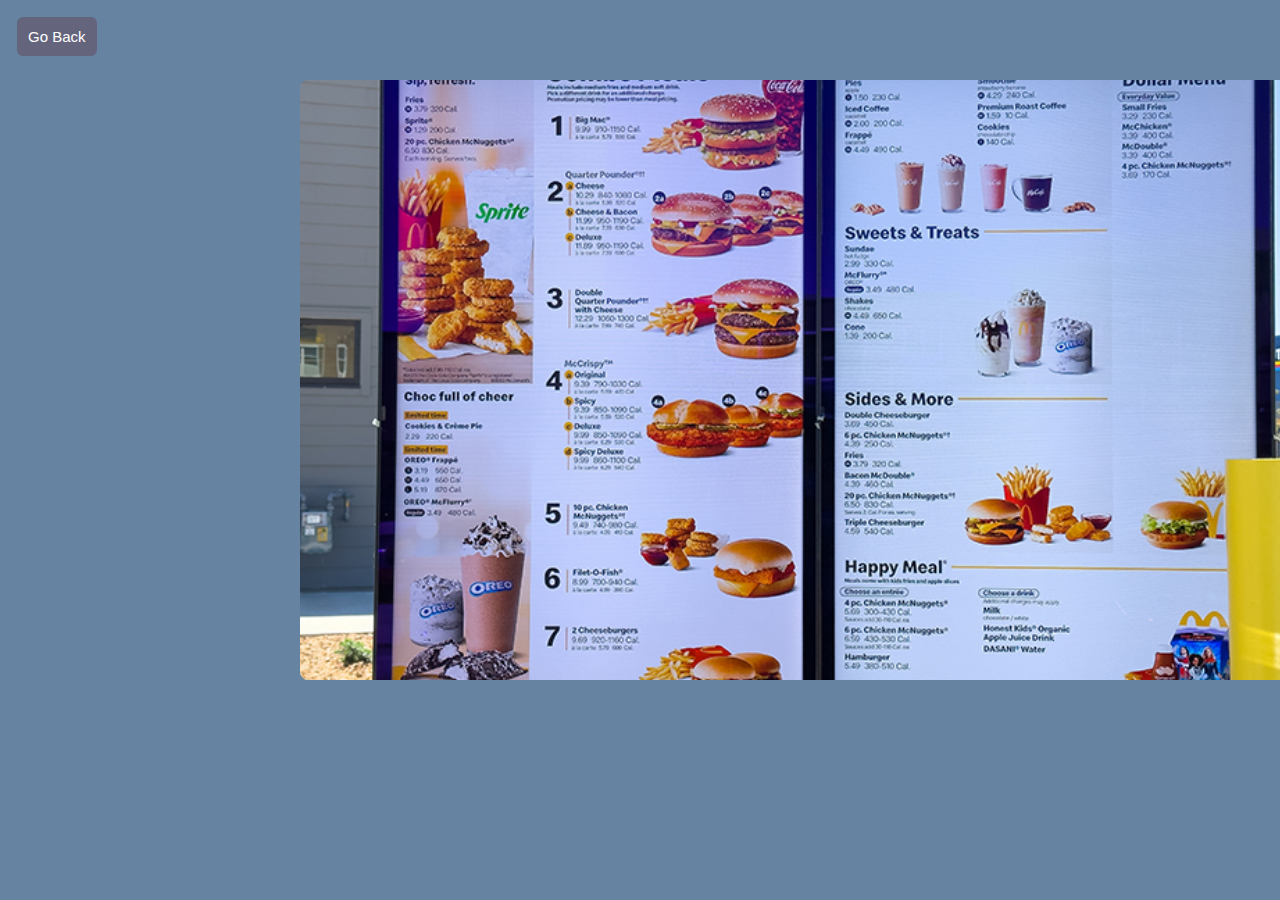
<file: mcDonald's.html>
<!DOCTYPE html>
<html lang="en">
<head>
    <meta charset="UTF-8">
    <meta name="viewport" content="width=device-width, initial-scale=1.0">
    <title>FUN ZONE</title>
    <link rel="icon" type="image/x-icon" href="Images/theme-park.png">
    <style>
        *{
            margin: 0;
            padding: 0;
            box-sizing: border-box;
        }
        body{
            background-color: #6683A2;
        }
        .menu{
            margin-top: 80px;
            margin-left: 300px;
            background-image: url(Images/Menus/McDonalds-menu.jpg);
            background-position: center;
            background-repeat: no-repeat;
            background-size: cover;
            height: 600px;
            width: 1000px;
            border-radius: 8px;
        }
        button{
            position: absolute;
            border: none;
            outline: none;
            padding: 11px;
            border-radius: 6px;
            background-color: #64647C;
            color: white;
            cursor: pointer;
            font-family: 'Segoe UI', Tahoma, Geneva, Verdana, sans-serif;
            font-weight: 500;
            margin-left: 17px;
            margin-top: -63px;
            font-size: 15px;
        }
        .cursor{
    z-index: 999;
    position: fixed;
    background: #2696e8;
    width: 20px;
    height: 20px;
    border-radius: 50%;
    pointer-events: none;
    box-shadow: 0 0 20px #2696e8, 0 0 60px #2696e8, 0 0 100px #2696e8;
    animation:  colors 5s infinite;
    transform: translate(-50%, -50%);
    display: none;
}
@keyframes colors {
    0%{
        filter: hue-rotate(0deg);
    }
    100%{
        filter: hue-rotate(360deg);
    }
}
.cursor::before{
    content: '';
    position: absolute;
    background: #2696e8;
    width: 50px;
    height: 50px;
    opacity: 0.2;
    transform: translate(-30%, -30%);
    border-radius: 50%;
}
    </style>
</head>
<body>
    <div class="cursor"></div>
    <div class="container">
        <a href="l&d.html"><button>Go Back</button></a>
        <div class="menu"></div>
    </div>
    <script>
        const cursor = document.querySelector(".cursor");
        var timeout;
        //Follow cursor
        document.addEventListener("mousemove", (e) => {
            let x = e.clientX;
            let y = e.clientY;

            cursor.style.top = y + "px";
            cursor.style.left = x + "px";
            cursor.style.display = "block";

            //mouse stop
            function mouseStopped(){
                cursor.style.display = "none"
            }
            clearTimeout(timeout);
            timeout = setTimeout(mouseStopped, 3000)
        });
        //Stop following cursor
        document.addEventListener("mouseout",() => {
            cursor.style.display = "none";
        })
    </script>
</body>
</html>
</file>
<file: style.css>
@import url('https://fonts.googleapis.com/css2?family=Inter:wght@700&family=Lemon&display=swap');
*{
    margin: 0;
    padding: 0;
    box-sizing: border-box;
    font-family: 'Inter', sans-serif;
}
body{
    background: url(jeremy-lam-oB7XS_vqja4-unsplash.jpg);
    background-position: center;
    background-repeat: no-repeat;
    background-size: cover;
}
.cursor{
    z-index: 999;
    position: fixed;
    background: #2696e8;
    width: 20px;
    height: 20px;
    border-radius: 50%;
    pointer-events: none;
    box-shadow: 0 0 20px #2696e8, 0 0 60px #2696e8, 0 0 100px #2696e8;
    animation:  colors 5s infinite;
    transform: translate(-50%, -50%);
    display: none;
}
@keyframes colors {
    0%{
        filter: hue-rotate(0deg);
    }
    100%{
        filter: hue-rotate(360deg);
    }
}
.cursor::before{
    content: '';
    position: absolute;
    background: #2696e8;
    width: 50px;
    height: 50px;
    opacity: 0.2;
    transform: translate(-30%, -30%);
    border-radius: 50%;
}
.wrapper{
    background: linear-gradient(to right, rgba(0, 206, 209, 0.6), rgba(115, 0, 255, 0.6), rgba(255, 0, 51, 0.6), rgba(255, 110, 255, 0.6));
    background-size: 400% 400%;
    z-index: 1;
    width: 100%;
    height: 100%;
    animation: bg 11s ease infinite;
}
@keyframes bg {
    0%{
        background-position: 0 50%;
    }
    50%{
        background-position: 100% 50%;
    }
    100%{
        background-position: 0 50%;
    }
}
header{
    background-color: rgba(153, 102, 204, 0.3);
    z-index: 100;
    top: 0;
    left: 0;
    width: 100%;
    display: flex;
    justify-content: space-between;
    align-items: center;
    padding: 13px 20px;
    border-bottom: solid 2px rgba(255, 255, 255, 0.1);
}
.logo img{
    height: 55px;
    padding-left: 90px;
}
.menu ul{
    display: flex;
    list-style: none;
}
.menu li{
    color: white;
}
.menu li a{
    color: white;
    text-decoration: none;
    margin: 0 23px;
}
.menu li a:hover{
    color: #000000;
}
.dropdown {
    display: none;
    position: absolute;
    background-color: #f1f1f1;
    min-width: 170px;
    box-shadow: 0px 8px 16px 0px rgba(0,0,0,0.2);
    z-index: 1;
    margin-left: -152px;
    margin-top: 23px;
}
.dropdown a {
    font-family: 'Segoe UI', Tahoma, Geneva, Verdana, sans-serif;
    font-weight: 600;
    color: black;
    text-decoration: none;
    display: block;
    padding: 7px 11px;
}
#dropdown{
    color: white;
    position: absolute;
    height: 21px;
    font-weight: bold;
    margin-left: -13px;
    margin-top: 2px;
    cursor: pointer;
}
#dropdown:hover{
    color: #000000;
}
.dropdown a:hover {
    background-color: #ddd;
}
.dropdownBtn:hover .dropdown {
    display: block;
}
.dropdownBtn {
    position: relative;
}
.banner{
    text-align: center;
    padding-top: 17px;
    color: white;
    text-shadow: black 0 2px 7px;
}
.bannerText{
    max-width: 550px;
    margin: 0 auto;
    margin-top: 13px;
}
.banner h1{
    font-size: 48px;
    font-weight: 400;
    font-family: 'Lemon', serif;
}
.banner ul{
    display: flex;
    flex-wrap: wrap;
    justify-content: center;
    padding-left: 0;
}
.banner ul li{
    list-style: none;
    padding: 20px 20px 0;
    font-weight: 300;
    position: relative;
}
.banner ul li:not(:first-child)::before{
    position: absolute;
    content: '';
    width: 10px;
    height: 10px;
    top: 25px;
    left: -8px;
    background-color: #434d90;
    border-radius: 50px;
}
.ferris{
    position: relative;
}
.ferrisWheel img{
    width: 627px;
    margin-top: 100px;
}
.circle{
    width: 756px;
    height: 756px;
    display: inline-block;
    border-radius: 50%;
    border: white solid 1px;
    position: absolute;
    top: 40px;
    left: 0;
    right: 0;
    margin: 0 auto;
    animation: rotation 60s linear 0s infinite;
}
@keyframes rotation {
    to{
        transform: rotate(360deg);
    }
}
.icon{
    position: absolute;
    width: 55px;
    height: 55px;
    padding: 28px;
    border-radius: 50%;
    border: solid white 1px;
    background-color: #292c45;
    transition: all ease 0.5s;
}
.icon img{
    width: 35px;
    height: 35px;
    margin-left: -17px;
    margin-top: -21px;
}
.icon:hover{
    border-color: #3951e8;
    background-color: #3951e8;
    box-shadow: 0 4px 94px #0f93ff;
}
.icon:nth-child(1){
    top: -32px;
    left: 46%;
}
.icon:nth-child(2){
    top: 127px;
    left: 87%;
}
.icon:nth-child(3){
    top: 127px;
    left: 6%;
}
.icon:nth-child(4){
    bottom: 195px;
    left: 5px;
}
.icon:nth-child(5){
    bottom: -35px;
    right: 46%;
}
.icon:nth-child(6){
    bottom: 195px;
    right: 5px;
}
.container{
    max-width: 1170px;
    margin: auto;
    padding: 0 15px;
}
.section-header{
    text-align: center;
    margin-bottom: 50px;
}
.section-header .title{
    text-shadow: black 0 2px 7px;
    font-size: 35px;
    font-weight: 600;
    text-transform: capitalize;
    color: white;
    line-height: 1.2;
}
.testimonials{
    padding: 100px 0;
    margin-top: 47px;
}
.testimonials-item{
    background-color: white;
    padding: 30px;
    border-radius: 30px;
}
.testimonials-item .info{
    display: flex;
    align-items: center;
}
.testimonials-item img{
    max-width: 80px;
    border-radius: 50%;
    margin-right: 20px;
    vertical-align: middle;
}
.testimonials-item .name{
    font-size: 23px;
    text-transform: capitalize;
    font-weight: 600;
    color: black;
    line-height: 1.2;
}
.testimonials-item p{
    margin-top: 20px;
    color: rgb(102, 102, 102);
}
.testimonials-item .rating{
    margin-top: 15px;
    font-size: 14px;
    color: rgb(245, 184, 92);
}
.testimonials .swiper-pagination{
    position: relative;
    margin-top: 40px;
    bottom: auto;
}
.testimonials .swiper-pagination-bullet{
    height: 12px;
    width: 12px;
    background-color: white;
}
.timeline{
    position: relative;
    max-width: 1200px;
    margin: 100px auto;
}
.medalContainer{
    padding: 10px 50px;
    position: relative;
    width: 50%;
    animation: moveDown 1s linear forwards;
    opacity: 0;
}
@keyframes moveDown{
    0%{
        opacity: 1;
        transform: translateY(-30px);
    }
    100%{
        opacity: 1;
        transform: translateY(0px);
    }
}
.medalContainer:nth-child(1){
    animation-delay: 0s;
}
.medalContainer:nth-child(2){
    animation-delay: 1s;
}
.medalContainer:nth-child(3){
    animation-delay: 2s;
}
.medalContainer:nth-child(4){
    animation-delay: 3s;
}
.medalContainer:nth-child(5){
    animation-delay: 4s;
}
.medalContainer:nth-child(6){
    animation-delay: 5s;
}
.textBox{
    padding: 20px 30px;
    background: white;
    position: relative;
    border-radius: 6px;
    font-size: 15px;
}
.leftContainer{
    left: 0;
}
.rightContainer{
    left: 50%;
}
.medalContainer img{
    position: absolute;
    width: 40px;
    border-radius: 50%;
    right: -20px;
    top: 32px;
    z-index: 10;
}
.rightContainer img{
    left: -20px;
}
.timeline::after{
    box-shadow: black 0 2px 7px;
    content: '';
    position: absolute;
    width: 6px;
    height: 100%;
    background: white;
    top: 0;
    left: 50%;
    margin-left: -3px;
    z-index: -1;
    animation:  moveLine 6000ms linear forwards;
}
@keyframes moveLine {
    0%
    {
        height: 0;
    }
    100%{
        height: 100%;
    }
}
.textBox h2{
    font-weight: 600;
}
.textBox small{
    display: inline-block;
    margin-bottom: 15px;
}
.leftContainerArrow{
    height: 0;
    width: 0;
    position: absolute;
    top: 28px;
    z-index: 1;
    border-top: 15px solid transparent;
    border-bottom: 15px solid transparent;
    border-left: 15px solid white;
    right: -15px;
}
.rightContainerArrow{
    height: 0;
    width: 0;
    position: absolute;
    top: 28px;
    z-index: 1;
    border-top: 15px solid transparent;
    border-bottom: 15px solid transparent;
    border-right: 15px solid white;
    left: -15px;
}
/* FOOTER */
footer{
    position: relative;
    bottom: 0;
    width: 100%;
    display: flex;
    justify-content: space-between;
    align-items: center;
    background-color: #1e1e1e;
    height: 250px;
    color: white;
    overflow: hidden;
    z-index: 1;
}
.fL {
    display: flex;
    align-items: center;
    margin-left: 275px;
    margin-top: -75px;
}
.FlImg {
    height: 47px;
    width: 47px;
    background-image: url(Images/theme-park.png);
    background-size: contain;
    background-position: center;
    margin-right: 10px;
}
.heading {
    margin: 0;
    font-size: 14px;
}
.para{
    margin-left: 275px;
    margin-top: 75px;
    position: absolute;
    width: 127px;
}
.para p{
    font-family: 'Segoe UI', Tahoma, Geneva, Verdana, sans-serif;
    font-weight: 300;
    letter-spacing: 2px;
    opacity: 0.9;
    color: rgb(172, 172, 172);
    font-size: 13px;
}
.pages{
    display: flex;
    gap: 67px;
    margin-right: 713px;
}
.pages ul{
    list-style: none;
}
.pages a{
    text-decoration: none;
    color: white;
    font-family: 'Segoe UI', Tahoma, Geneva, Verdana, sans-serif;
    font-weight: 400;
}
.pages a, strong{
    line-height: 25px;
}
.socials{
    position: absolute;
    margin-left: 90%;
    display: flex;
    gap: 13px;
}
.socials img{
    height: 37px;
    background-color: white;
    border-radius: 50%;
    padding: 5px;
}
#hamburger{
    display: none;
}

@media screen and (max-width:2560px) {
    header{
        width: 100%;
    }
}

@media screen and (max-width:2195px) {
    .pages{
        margin-right: 850px;
    }
}

@media screen and (max-width:2150px) {
    .pages{
        margin-right: 950px;
    }
}

@media screen and (max-width:2105px) {
    .pages{
        margin-right: 850px;
    }
}

@media screen and (max-width:1790px) {
    .pages{
        margin-right: 700px;
    }
}

@media screen and (max-width:1590px) {
    .pages{
        margin-right: 500px;
    }
    .FlImg{
        height: 85px;
        width: 85px;
        gap: 13px;
    }
    .fL {
        margin-left: 175px;
        gap: 11px;
    }
    .heading{
        font-size: 25px;
    }
    .para{
        margin-left: 283px;
        margin-top: 37px;
        width: 157px;
    }
}

@media screen and (max-width:1440px) {
    header{
        width: 100%;
    }
    footer{
        width: 100%;
    }
    .FlImg{
        height: 75px;
        width: 75px;
    }
    .fL {
        margin-left: 175px;
        gap: 11px;
    }
    .heading{
        font-size: 17px;
    }
    .para{
        margin-left: 270px;
        margin-top: 7px;
    }
    .para p{
        font-size: 15px;
    }
    .pages{
        gap: 47px;
        margin-right: 575px;
    }
    .socials{
        margin-left: 1057px;
        gap: 13px;
    }
    .socials img{
        height: 35px;
    }
}
@media screen and (max-width:1600px) {
    .socials{
        margin-left: 75%;
    }
}
@media (max-width: 1360px){
    .menu{
        flex-direction: column;
        position: absolute;
        top: 80px;
        background: rgb(255, 255, 255);
        right: 0;
        width: auto;
        height: 0;
        overflow: hidden;
        z-index: 50;
        transition: 0.5s;
    }
    .menu ul{
        margin-top: 8%;
        flex-direction: column;
        align-items: flex-end;
        gap: 17px;
        font-size: 19px;
    }
    .menu li:nth-last-child(2){
        margin-top: -20px;
    }
    .menu li a{
        color: black;
    }
    .dropdown{
        background-color: #1e1e1e;
        margin-top: -17px;
        margin-left: -207px;
    }
    .dropdown a{
        color: white;
    }
    .dropdown a:hover{
        background-color: #555555;
    }
    #dropdown{
        color: black;
        margin-top: -40px;
        margin-left: -207px;    }
    label{
        width: 45px;
        height: 30px;
        position: relative;
    }
    label div{
        width: 100%;
        height: 5px;
        background: white;
        position: absolute;
        transform: translateY(-50%);
        border-radius: 99px;
        transition: 300ms;
        transform: scale(1);
    }
    label div:nth-child(1){
        top: 0;
    }
    label div:nth-child(2){
        top: 50%;
    }
    label div:nth-child(3){
        top: 100%;
    }
    input#hamburger:checked +  header .menu{
        height: auto;
    }
    input#hamburger:checked +  header label div:nth-child(1){
        transform: rotate(45deg);
        top: 50%;
    }
    input#hamburger:checked +  header label div:nth-child(2){
        transform: scale(0);
        opacity: 0;
    }
    input#hamburger:checked +  header label div:nth-child(3){
        transform: rotate(-45deg);
        top: 50%;
    }
    footer{
        width: 100%;
    }
    .fL {
        margin-left: 11%;
    }
    .para{
        margin-left: 18%;
    }
    .pages{
        margin-right: 40%;
    }
    .socials{
        margin-left: 75%;
    }
}

@media screen and (max-width:1284px) {
    header{
        width: 100%;
    }
    footer{
        height: 251px;
        width: 100%;
    }
    .fL {
        margin-left: 127px;
    }
    .para{
        margin-left: 223px;
        margin-top: 7px;
    }
    .pages{
        gap: 47px;
        margin-right: 475px;
    }
    .socials{
        margin-left: 957px;
        gap: 13px;
    }
    .socials img{
        height: 35px;
    }
}

@media screen and (max-width:1235px) {
    header{
        width: 100%;
    }
    footer{
        height: 251px;
        width: 100%;
    }
    .fL {
        margin-left: 127px;
    }
    .para{
        margin-left: 223px;
        margin-top: 7px;
    }
    .pages{
        gap: 47px;
        margin-right: 425px;
    }
    .socials{
        margin-left: 907px;
        gap: 13px;
    }
    .socials img{
        height: 35px;
    }
}

@media screen and (max-width:1155px) {
    header{
        width: 100%;
    }
    footer{
        width: 100%;
    }
    .pages{
        margin-right: 444px;
    }
}

@media screen and (max-width:1140px){
    header{
        width: 100%;
    }
    .pages{
        margin-right: 350px;
    }
}

@media screen and (max-width:1110px) {
    header{
        width: 100%;
    }
    footer{
        height: 251px;
        width: 100%;
    }
    .fL {
        margin-left: 127px;
    }
    .para{
        margin-left: 223px;
        margin-top: 7px;
    }
    .pages{
        gap: 47px;
        margin-right: 355px;
    }
    .socials{
        margin-left: 807px;
        gap: 13px;
    }
    .socials img{
        height: 35px;
    }
}

@media screen and (max-width:1050px) {
    header{
        width: 100%;
    }
    .pages{
        margin-right: 300px;
    }
    .socials{
        margin-left: 787px;
    }
}

@media screen and (max-width:1000px) {
    header{
        width: 100%;
    }
    .fL {
        margin-left: 97px;
    }
    .para{
        margin-left: 190px;
        width: 10%;
        margin-top: 7px;
    }
    .pages{
        gap: 47px;
        margin-right: 305px;
    }
    .socials{
        margin-left: 747px;
        gap: 13px;
    }
}

@media screen and (max-width:970px) {
    header{
        width: 100%;
    }
    .socials{
        margin-left: 717px;
    }
}

@media screen and (max-width:955px) {
    header{
        width: 100%;
    }
    .pages{
        gap: 47px;
        margin-right: 280px;
    }
    .socials{
        margin-left: 713px;
    }
}

@media screen and (max-width:915px) {
    header{
        width: 100%;
    }
    .fL {
        margin-left: 90px;
    }
    .para{
        margin-left: 186px;
        margin-top: 7px;
        width: 11%;
    }
    .pages{
        gap: 27px;
        margin-right: 250px;
    }
    .socials{
        margin-left: 680px;
        gap: 11px;
    }
    .socials img{
        height: 33px;
    }
}

@media screen and (max-width:890px) {
    header{
        width: 100%;
    }
    footer{
        width: 100%;
    }
    .fL {
        margin-left: 70px;
    }
    .para{
        margin-left: 167px;
        margin-top: 6px;
    }
    .pages{
        gap: 23px;
        margin-right: 255px;
    }
    .socials{
        margin-left: 666px;
    }
    .socials img{
        height: 31px;
        padding: 3px;
    }
}

@media screen and (max-width:865px) {
    header{
        width: 100%;
    }
    .fL {
        margin-left: 50px;
    }
    .FlImg{
        height: 67px;
        width: 67px;
    }
    .heading{
        font-size: 17px;
    }
    .para{
        margin-left: 138px;
        margin-top: 5px;
    }
    .pages{
        gap: 37px;
        margin-right: 255px;
    }
    .socials{
        margin-left: 636px;
        gap: 13px;
    }
    .socials img{
        height: 29px;
        padding: 2.5px;
    }
}

@media screen and (max-width:810px) {
    header{
        width: 100%;
    }
    .fL {
        margin-left: 60px;
    }
    .para{
        margin-left: 148px;
        margin-top: 4px;
        width: 13%;
    }
    .pages{
        gap: 23px;
        margin-right: 205px;
    }
    .socials{
        margin-left: 627px;
        gap: 8px;
    }
    .socials img{
        height: 27px;
        padding: 2px;
    }
}

@media screen and (max-width:785px) {
    header{
        width: 100%;
    }
    .ferrisWheel img{
        width: 597px;
    }
    .circle{
        width: 706px;
        height: 706px;
    }
    .fL {
        margin-left: 50px;
    }
    .para{
        margin-left: 138px;
        margin-top: 4px;
    }
    .pages{
        gap: 33px;
        margin-right: 165px;
    }
    .socials{
        justify-content: center;
        margin-left: 650px;
        flex-wrap: wrap;
        width: 13%;
        gap: 8px;
    }
    .socials img{
        height: 27px;
        padding: 2px;
    }
}

@media screen and (max-width:750px) {
    header{
        width: 100%;
    }
    .ferrisWheel img{
        width: 560px;
        margin-top: 112px;
    }
    .circle{
        width: 686px;
        height: 686px;
    }
    .fL {
        margin-left: 50px;
    }
    .para{
        margin-left: 138px;
        margin-top: 3.5px;
    }
    .pages{
        gap: 33px;
        margin-right: 145px;
    }
    .socials{
        justify-content: center;
        margin-left: 620px;
        flex-wrap: wrap;
        width: 15%;
        gap: 8px;
    }
    .socials img{
        height: 25px;
        padding: 2px;
    }
}

@media screen and (max-width:720px) {
    header{
        width: 100%;
    }
    .ferrisWheel img{
        width: 500px;
    }
    .circle{
        width: 626px;
        height: 626px;
    }
    .icon:nth-child(1){
        top: -32px;
        left: 46%;
    }
    .icon:nth-child(2){
        top: 127px;
        left: 87%;
    }
    .icon:nth-child(3){
        top: 102px;
        left: 6%;
    }
    .icon:nth-child(4){
        bottom: 155px;
        left: 5px;
    }
    .icon:nth-child(5){
        bottom: -35px;
        right: 46%;
    }
    .icon:nth-child(6){
        bottom: 155px;
        right: 5px;
    }
    .fL {
        margin-left: 50px;
    }
    .para{
        margin-left: 138px;
        margin-top: 3.5px;
        width: 14%;
    }
    .pages{
        gap: 25px;
        margin-right: 125px;
    }
    .socials{
        justify-content: center;
        margin-left: 590px;
        flex-wrap: wrap;
        width: 15%;
        gap: 8px;
    }
    .socials img{
        height: 25px;
        padding: 2px;
    }
}

@media screen and (max-width:690px) {
    header{
        width: 100%;
    }
    .ferrisWheel img{
        width: 490px;
    }
    .circle{
        width: 616px;
        height: 616px;
    }
    .fL {
        margin-left: 40px;
    }
    .para{
        margin-left: 127px;
        margin-top: 3px;
    }
    .pages{
        gap: 20px;
        margin-right: 115px;
    }
    .socials{
        justify-content: center;
        margin-left: 575px;
        flex-wrap: wrap;
        width: 15%;
        gap: 8px;
    }
    .socials img{
        height: 23px;
        padding: 2px;
    }
}

@media screen and (max-width:660px) {
    header{
        width: 100%;
    }
    .ferrisWheel img{
        width: 480px;
    }
    .circle{
        width: 605px;
        height: 605px;
    }
    .fL {
        margin-left: 30px;
        gap: 5px;
    }
    .FlImg {
        height: 57px;
        width: 57px;
    }
    .para{
        margin-left: 102px;
        margin-top: 3px;
        width: 16%;
    }
    .pages{
        gap: 17px;
        margin-right: 105px;
    }
    .socials{
        justify-content: center;
        margin-left: 570px;
        flex-wrap: wrap;
        width: 11%;
        gap: 8px;
    }
    .socials img{
        height: 21px;
        padding: 2px;
    }
}
/* icon */
@media screen and (max-width:630px) {
    header{
        width: 100%;
    }
    .ferrisWheel img{
        width: 440px;
    }
    .circle{
        width: 560px;
        height: 560px;
    }
    .icon:nth-child(2){
        top: 107px;
        left: 87%;
    }
    .icon:nth-child(3){
        top: 82px;
        left: 6%;
    }
    .icon:nth-child(4){
        bottom: 125px;
        left: 5px;
    }
    .icon:nth-child(5){
        bottom: -30px;
        right: 46%;
    }
    .icon:nth-child(6){
        bottom: 115px;
        right: 5px;
    }
    .fL {
        margin-left: 30px;
    }
    .FlImg {
        height: 40px;
        width: 40px;
    }
    .para{
        margin-left: 80px;
        margin-top: 3px;
        width: 97px;
    }
    .pages{
        gap: 20px;
        margin-right: 105px;
    }
    .socials{
        justify-content: center;
        margin-left: 545px;
        flex-wrap: wrap;
        width: 11%;
        gap: 8px;
    }
    .socials img{
        height: 21px;
        padding: 2px;
    }
}

@media screen and (max-width:600px) {
    header{
        width: 100%;
    }
    .ferrisWheel img{
        width: 420px;
    }
    .circle{
        width: 535px;
        height: 535px;
    }
    .fL {
        margin-left: 30px;
    }
    .FlImg {
        height: 35px;
        width: 35px;
    }
    .heading{
        font-size: 11px;
    }
    .para{
        margin-left: 75px;
        margin-top: 3px;
        width: 97px;
    }
    .pages{
        gap: 17px;
        margin-right: 85px;
    }
    .socials{
        justify-content: center;
        margin-left: 90%;
        flex-wrap: wrap;
        width: 8%;
        gap: 8px;
    }
}

@media screen and (max-width:570px) {
    header{
        width: 100%;
    }
    .logo img{
        height: 55px;
        padding-left: 35px;
    }
    .ferrisWheel img{
        width: 390px;
        margin-top: 101px;
    }
    .circle{
        width: 505px;
        height: 505px;
    }
    .pages{
        gap: 15px;
        margin-right: 70px;
    }
}

@media screen and (max-width:560px) {
    header{
        width: 100%;
    }
    .logo img{
        height: 55px;
        padding-left: 35px;
    }
    .ferrisWheel img{
        width: 370px;
        margin-top: 106px;
    }
    .circle{
        width: 485px;
        height: 485px;
    }
    .pages{
        gap: 17px;
        margin-right: 70px;
    }
    .pages a, strong{
        font-size: 15px;
    }
}

@media screen and (max-width:530px) {
    header{
        width: 100%;
    }
    .logo img{
        height: 55px;
        padding-left: 35px;
    }
    .ferrisWheel img{
        width: 370px;
        margin-top: 106px;
    }
    .circle{
        width: 485px;
        height: 485px;
    }
    .pages{
        gap: 13px;
        margin-right: 70px;
    }
    .pages a, strong{
        font-size: 13px;
    }
}

@media screen and (max-width:520px) {
    header{
        width: 100%;
    }
    .ferrisWheel img{
        width: 370px;
        margin-top: 106px;
    }
    .circle{
        width: 480px;
        height: 480px;
    }
    .pages a, strong{
        font-size: 13px;
    }
}

@media screen and (max-width:500px) {
    header{
        width: 100%;
    }
    .ferrisWheel img{
        width: 305px;
        margin-top: 96px;
    }
    .circle{
        width: 420px;
        height: 420px;
    }
    .icon:nth-child(2){
        top: 97px;
        left: 87%;
    }
    .icon:nth-child(3){
        top: 52px;
        left: 6%;
    }
    .icon:nth-child(4){
        bottom: 75px;
        left: 5px;
    }
    .icon:nth-child(6){
        bottom: 80px;
        right: 5px;
    }
    .pages a, strong{
        font-size: 11px;
    }
}

@media screen and (max-width:455px) {
    header{
        width: 100%;
    }
    .ferrisWheel img{
        width: 295px;
        margin-top: 102px;
    }
    .circle{
        width: 405px;
        height: 405px;
    }
    .pages a, strong{
        font-size: 10px;
    }
}

@media screen and (max-width:435px) {
    header{
        width: 100%;
    }
    .ferrisWheel img{
        width: 275px;
        margin-top: 102px;
    }
    .circle{
        width: 385px;
        height: 385px;
    }
    .pages a, strong{
        font-size: 8px;
    }
}

@media screen and (max-width:395px) {
    header{
        width: 100%;
    }
    .ferrisWheel img{
        width: 245px;
        margin-top: 97px;
    }
    .circle{
        width: 355px;
        height: 355px;
    }
    .pages a, strong{
        font-size: 7px;
    }
}

@media screen and (max-width:375px) {
    footer{
        width: 100%;
        height: 200px;
        overflow: hidden;
    }
    .ferrisWheel img{
        width: 225px;
        margin-top: 97px;
    }
    .circle{
        width: 335px;
        height: 335px;
    }
    .icon:nth-child(2){
        top: 57px;
        left: 87%;
    }
    .icon:nth-child(3){
        top: 57px;
        left: 0%;
    }
    .icon:nth-child(4){
        bottom: 50px;
        left: 5px;
    }
    .icon:nth-child(5){
        bottom: -30px;
        right: 45%;
    }
    .icon:nth-child(6){
        bottom: 45px;
        right: 5px;
    }
    .para{
        margin-left: 75px;
        margin-top: 1px;
        width: 97px;
    }
    .para p{
        font-size: 10px;
    }
    .pages{
        gap: 13px;
        margin-right: 60px;
    }
    .pages a, strong{
        font-size: 7px;
        line-height: 13px;
    }
}

@media screen and (max-width:320px) {
    header{
        width: 100%;
    }
    footer{
        width: 100%;
    }
    .ferrisWheel img{
        width: 165px;
        margin-top: 92px;
    }
    .circle{
        width: 270px;
        height: 270px;
    }
    .icon:nth-child(2){
        top: 57px;
        left: 87%;
    }
    .icon:nth-child(3){
        top: 27px;
        left: 0%;
    }
    .icon:nth-child(4){
        bottom: 65px;
        left: -25px;
    }
    .icon:nth-child(5){
        bottom: -30px;
        right: 45%;
    }
    .icon:nth-child(6){
        bottom: 25px;
        right: 5px;
    }
    .heading{
        font-size: 9px;
    }
    .para{
        margin-left: 75px;
        margin-top: -17px;
        width: 75px;
    }
    .para p{
        font-size: 8px;
    }
    .pages{
        gap: 11px;
        margin-right: 50px;
    }
    .pages a, strong{
        font-size: 6px;
        line-height: 13px;
    }
}

@media screen and (max-width: 600px) {
    .timeline{
        margin: 50px auto;
    }
    .timeline::after{
        left: 31px;
    }
    .medalContainer{
        width: 100%;
        padding-left: 80px;
        padding-right: 25px;
    }
    .textBox{
        font-size: 13px;
    }
    .textBox small{
        margin-bottom: 10px;
    }
    .rightContainer{
        left: 0;
    }
    .leftContainer img, .rightContainer img{
        left: 10px;
    }
    .leftContainerArrow, .rightContainerArrow{
        border-right: 15px solid white;
        border-left: 0;
        left: -15px;
    }
}
</file>
<file: account.css>
@import url('https://fonts.googleapis.com/css2?family=Inter:wght@700&family=Lemon&display=swap');
*{
    margin: 0;
    padding: 0;
    box-sizing: border-box;
    font-family: 'Poppins', sans-serif;
}
body{
    background: linear-gradient(0deg, rgba(0, 206, 209, 0.719), rgba(115, 0, 255, 0.671), rgba(255, 110, 255, 0.6)), url(jeremy-lam-oB7XS_vqja4-unsplash.jpg);
    background-position: center;
    background-repeat: no-repeat;
    background-size: cover;
}
.cursor{
    z-index: 999;
    position: fixed;
    background: #2696e8;
    width: 20px;
    height: 20px;
    border-radius: 50%;
    pointer-events: none;
    box-shadow: 0 0 20px #2696e8, 0 0 60px #2696e8, 0 0 100px #2696e8;
    animation:  colors 5s infinite;
    transform: translate(-50%, -50%);
    display: none;
}
@keyframes colors {
    0%{
        filter: hue-rotate(0deg);
    }
    100%{
        filter: hue-rotate(360deg);
    }
}
.cursor::before{
    content: '';
    position: absolute;
    background: #2696e8;
    width: 50px;
    height: 50px;
    opacity: 0.2;
    transform: translate(-30%, -30%);
    border-radius: 50%;
}

.header{
    background: linear-gradient(to right, rgba(0, 206, 209, 0.6), rgba(115, 0, 255, 0.6), rgba(255, 0, 51, 0.6), rgba(255, 110, 255, 0.6));
    background-size: 400% 400%;
    z-index: 1;
    width: 100%;
    height: 100%;
    animation: bg 15s ease infinite;
}
header{
    background-color: rgba(153, 102, 204, 0.3);
    display: flex;
    justify-content: space-between;
    align-items: center;
    padding: 13px 20px;
    border-bottom: solid 1px #ffffff15;
}
.logo img{
    height: 55px;
    padding-left: 93px;
}
.menu ul{
    display: flex;
    list-style: none;
}
.menu li a{
    font-family: 'Inter', sans-serif;
    color: white;
    text-decoration: none;
    margin: 0 23px;
}
.menu li a:hover{
    color: #000000;
}
.dropdown {
    display: none;
    position: absolute;
    background-color: #f1f1f1;
    min-width: 170px;
    box-shadow: 0px 8px 16px 0px rgba(0,0,0,0.2);
    z-index: 1;
    margin-left: -152px;
    margin-top: 23px;
}
.dropdown a {
    font-family: 'Segoe UI', Tahoma, Geneva, Verdana, sans-serif;
    font-weight: 600;
    color: black;
    text-decoration: none;
    display: block;
    padding: 7px 11px;
}
#dropdown{
    color: white;
    position: absolute;
    height: 21px;
    font-weight: bold;
    margin-left: -13px;
    margin-top: 2px;
    cursor: pointer;
}
#dropdown:hover{
    color: #000000;
}
.dropdown a:hover {
    background-color: #ddd;
}
.dropdownBtn:hover .dropdown {
    display: block;
}
.dropdownBtn {
    position: relative;
}
.body{
    margin-top: -37px;
    height: 100vh;
    display: flex;
    justify-content: center;
    align-items: center;
}
.container{
    position: relative;
    max-width: 430px;
    width: 100%;
    background: white;
    border-radius: 10px;
    box-shadow: 0 5px 10px rgba(0, 0, 0, 0.1);
    overflow: hidden;
    margin: 0 20px;
}
.container .forms{
    display: flex;
    align-items: center;
    height: 440px;
    width: 200%;
    transition: height 0.2s ease;
}
.container .form{
    width: 50%;
    padding: 30px;
    background-color: white;
    transition: margin-left 0.18s ease;
}
.container.active .login{
    margin-left: -50%;
    opacity: 0;
    transition: margin-left 0.18s ease, opacity 0.15s ease;
}
.container.active .signup{
    width: 100%;
    position: absolute;
    opacity: 1;
    transition: opacity 0.2s ease;
}
.container.active .forms{
    height: 600px;
}
.container .form .title{
    position: relative;
    font-size: 27px;
    font-weight: 600;
}
.form .title::before{
    content: '';
    position: absolute;
    left: 0;
    bottom: 0;
    height: 3px;
    width: 30px;
    background-color: #02030f;
    border-radius: 25px;
}
.form .inputField{
    position: relative;
    height: 50px;
    width: 100%;
    margin-top: 30px;
}
.inputField input{
    position: absolute;
    height: 100%;
    width: 100%;
    padding: 0 35px;
    border: none;
    outline: none;
    font-size: 16px;
    border-bottom: 2px solid #ccc;
    border-top: 2px solid transparent;
    transition: all 0.2s ease;
}
.inputField input:focus{
    border-bottom-color: #02030f;
}
.inputField i{
    position: absolute;
    top: 50%;
    transform: translateY(-50%);
    color: #999;
    font-size: 23px;
    transition: all 0.2s ease;
}
.inputField input:focus ~ i{
    color: #02030f;
}
.inputField i.showHidePw{
    right: 0;
    cursor: pointer;
    padding: 10px;
}
.inputField i.icon{
    left: 0;
}
.form .checkboxText{
    display: flex;
    align-items: center;
    justify-content: space-between;
    margin-top: 20px;
}
.checkboxText .checkboxContent{
    display: flex;
    align-content: center;
}
.checkboxContent input{
    margin: 0 8px -2px 4px;
    accent-color: #02030f;
}
.form .text{
    color: #333;
    font-size: 14px;
}
.form a.text{
    color: #02030f;
    text-decoration: none;
}
.form a:hover{
    text-decoration: underline;
}
.form .button{
    margin-top: 35px;
}
.form .button input{
    border: none;
    color: #fff;
    font-size: 16px;
    font-weight: 500;
    letter-spacing: 1px;
    border-radius: 6px;
    background-color: #02030f;
    cursor: pointer;
    transition: all 0.3s ease;
}
.button input:hover{
    background-color: #1e1f30;
}
.form a:hover{
    text-decoration: underline;
}
.form .button{
    margin-top: 35px;
}
.form .login-Signup{
    margin-top: 30px;
    text-align: center;
}
@keyframes bg {
    0%{
        background-position: 0 50%;
    }
    50%{
        background-position: 100% 50%;
    }
    100%{
        background-position: 0 50%;
    }
}
#hamburger{
    display: none;
}
@media screen and (max-width:1024px) {
    .container{
        margin-top: 13%;
    }
    .checkboxContent .text{
        width: 235px;
        padding-top: 6px;
    }
    footer{
        margin-top: 8%;
    }
}

@media screen and (max-width:768px) {
    .container{
        margin-top: 13%;
    }
    .checkboxContent .text{
        width: 235px;
        padding-top: 6px;
    }
    .checkboxText a.forgot{
        font-size: 13px;
        padding-top: 6px;
    }
    footer{
        margin-top: 8%;
    }
}

@media screen and (max-width:375px) {
    .container{
        margin-top: 13%;
    }
    .checkboxContent .text{
        width: 235px;
        padding-top: 6px;
    }
    .checkboxText a.forgot{
        font-size: 13px;
        padding-top: 6px;
        transform: translateX(-45px);
    }
    footer{
        margin-top: 8%;
    }
}

@media screen and (max-width:320px) {
    .container{
        margin-top: 13%;
    }
    .checkboxContent .text{
        width: 175px;
        padding-top: 6px;
    }
    .checkboxText a.forgot{
        font-size: 13px;
        padding-top: 6px;
        transform: translateX(-45px);
    }
    .inputField input{
        font-size: 13px;
    }
    .inputField i{
        font-size: 18px;
    }
    .login-Signup{
        width: 225px;
    }
    footer{
        margin-top: 8%;
    }
}
/* FOOTER */
footer{
    display: flex;
    justify-content: space-between;
    align-items: center;
    background-color: #1e1e1e;
    height: 250px;
    color: white;
}
.fL {
    display: flex;
    align-items: center;
    margin-left: 275px;
    margin-top: -75px;
}
.FlImg {
    height: 47px;
    width: 47px;
    background-image: url(Images/theme-park.png);
    background-size: contain;
    background-position: center;
    margin-right: 10px;
}
.heading {
    margin: 0;
    font-size: 14px;
}
.para{
    margin-left: 275px;
    margin-top: 75px;
    position: absolute;
    width: 127px;
}
.para p{
    font-family: 'Segoe UI', Tahoma, Geneva, Verdana, sans-serif;
    font-weight: 300;
    letter-spacing: 2px;
    opacity: 0.9;
    color: rgb(172, 172, 172);
    font-size: 13px;
}
.pages{
    display: flex;
    gap: 67px;
    margin-right: 713px;
}
.pages ul{
    list-style: none;
}
.pages a{
    text-decoration: none;
    color: white;
    font-family: 'Segoe UI', Tahoma, Geneva, Verdana, sans-serif;
    font-weight: 400;
}
.pages a, strong{
    line-height: 25px;
}
.socials{
    position: absolute;
    margin-left: 957px;
    display: flex;
    gap: 13px;
}
.socials img{
    height: 37px;
    background-color: white;
    border-radius: 50%;
    padding: 5px;
}
</file>
<file: header&footer.css>
@media screen and (max-width:2560px) {
    header{
        width: 100%;
    }
    .fL{
        gap: 17px;
    }
    .FlImg{
        height: 75px;
        width: 75px;
    }
    .heading{
        font-size: 23px;
    }
    .para{
        margin-left: 380px;
        margin-top: 23px;
    }
    .para p{
        font-size: 19px;
    }
    .pages{
        margin-right: 43%;
    }
    .socials{
        margin-left: 85%;
    }
}

@media screen and (max-width:2195px) {
    .pages{
        margin-right: 850px;
    }
}

@media screen and (max-width:2150px) {
    .pages{
        margin-right: 950px;
    }
}

@media screen and (max-width:2105px) {
    .pages{
        margin-right: 850px;
    }
}

@media screen and (max-width:1790px) {
    .socials{
        margin-left: 1200px;
    }
    .fL{
        margin-left: 222px;
        gap: 11px;
    }
    .para{
        margin-top: 0px;
        margin-left: 300px;
    }
    .FlImg{
        height: 57px;
        width: 57px;
    }
    .heading{
        font-size: 19px;
    }
    .para p{
        font-size: 14px;
    }
    .pages{
        margin-right: 600px;
    }
}

@media screen and (max-width:1590px) {
    .pages{
        margin-right: 500px;
    }
    .FlImg{
        height: 65px;
        width: 65px;
        gap: 13px;
    }
    .fL {
        margin-left: 175px;
        gap: 11px;
    }
    .heading{
        font-size: 23px;
    }
    .para{
        margin-left: 263px;
        margin-top: 37px;
        width: 157px;
    }
    .para p{
        font-size: 21px;
    }
}

@media screen and (max-width:1440px) {
    header{
        width: 100%;
    }
    footer{
        width: 100%;
    }
    .FlImg{
        height: 75px;
        width: 75px;
    }
    .fL {
        margin-left: 175px;
        gap: 11px;
    }
    .heading{
        font-size: 17px;
    }
    .para{
        margin-left: 270px;
        margin-top: 7px;
    }
    .para p{
        font-size: 15px;
    }
    .pages{
        gap: 47px;
        margin-right: 575px;
    }
    .socials{
        margin-left: 1057px;
        gap: 13px;
    }
    .socials img{
        height: 35px;
    }
}

@media (max-width: 1360px){
    .menu{
        flex-direction: column;
        position: absolute;
        top: 80px;
        background: rgb(255, 255, 255);
        right: 0;
        width: 300px;
        height: 0;
        overflow: hidden;
        z-index: 5000;
        transition: 0.5s;
    }
    .menu ul{
        margin-top: 8%;
        flex-direction: column;
        align-items: flex-end;
        gap: 17px;
        font-size: 19px;
    }
    .menu li:nth-last-child(2){
        margin-top: -20px;
    }
    .menu li a{
        color: black;
    }
    .dropdown{
        background-color: #1e1e1e;
        margin-top: -17px;
        margin-left: -207px;
    }
    .dropdown a{
        color: white;
    }
    .dropdown a:hover{
        background-color: #555555;
    }
    #dropdown{
        color: black;
        margin-top: -40px;
        margin-left: -207px;    }
    label{
        width: 45px;
        height: 30px;
        position: relative;
    }
    label div{
        width: 100%;
        height: 5px;
        background: white;
        position: absolute;
        transform: translateY(-50%);
        border-radius: 99px;
        transition: 300ms;
        transform: scale(1);
    }
    label div:nth-child(1){
        top: 0;
    }
    label div:nth-child(2){
        top: 50%;
    }
    label div:nth-child(3){
        top: 100%;
    }
    input#hamburger:checked +  header .menu{
        height: 460px;
        width: 300px;
    }
    input#hamburger:checked +  header label div:nth-child(1){
        transform: rotate(45deg);
        top: 50%;
    }
    input#hamburger:checked +  header label div:nth-child(2){
        transform: scale(0);
        opacity: 0;
    }
    input#hamburger:checked +  header label div:nth-child(3){
        transform: rotate(-45deg);
        top: 50%;
    }
    footer{
        width: 100%;
    }
    .fL {
        margin-left: 11%;
    }
    .para{
        margin-left: 18%;
    }
    .pages{
        margin-right: 40%;
    }
    .socials{
        margin-left: 75%;
    }
}

@media screen and (max-width:1284px) {
    header{
        width: 100%;
    }
    footer{
        height: 251px;
        width: 100%;
    }
    .fL {
        margin-left: 127px;
    }
    .para{
        margin-left: 223px;
        margin-top: 7px;
    }
    .pages{
        gap: 47px;
        margin-right: 475px;
    }
    .socials{
        margin-left: 957px;
        gap: 13px;
    }
    .socials img{
        height: 35px;
    }
}

@media screen and (max-width:1235px) {
    header{
        width: 100%;
    }
    footer{
        height: 251px;
        width: 100%;
    }
    .fL {
        margin-left: 127px;
    }
    .para{
        margin-left: 223px;
        margin-top: 7px;
    }
    .pages{
        gap: 47px;
        margin-right: 425px;
    }
    .socials{
        margin-left: 907px;
        gap: 13px;
    }
    .socials img{
        height: 35px;
    }
}

@media screen and (max-width:1155px) {
    header{
        width: 100%;
    }
    footer{
        width: 100%;
    }
    .pages{
        margin-right: 444px;
    }
}

@media screen and (max-width:1140px){
    header{
        width: 100%;
    }
    .pages{
        margin-right: 350px;
    }
}

@media screen and (max-width:1110px) {
    header{
        width: 100%;
    }
    footer{
        height: 251px;
        width: 100%;
    }
    .fL {
        margin-left: 127px;
    }
    .para{
        margin-left: 223px;
        margin-top: 7px;
    }
    .pages{
        gap: 47px;
        margin-right: 355px;
    }
    .socials{
        margin-left: 807px;
        gap: 13px;
    }
    .socials img{
        height: 35px;
    }
}

@media screen and (max-width:1050px) {
    header{
        width: 100%;
    }
    .pages{
        margin-right: 300px;
    }
    .socials{
        margin-left: 787px;
    }
}

@media screen and (max-width:1024px) {
    header{
        width: 100%;
    }
    .pages{
        gap: 21px;
        margin-right: 275px;
    }
    .socials{
        gap: 8px;
        margin-left: 789px;
    }
}

@media screen and (max-width:1000px) {
    header{
        width: 100%;
    }
    .fL {
        margin-left: 97px;
    }
    .para{
        margin-left: 190px;
        width: 10%;
        margin-top: 7px;
    }
    .pages{
        gap: 47px;
        margin-right: 305px;
    }
    .socials{
        margin-left: 747px;
        gap: 13px;
    }
}

@media screen and (max-width:970px) {
    header{
        width: 100%;
    }
    .socials{
        margin-left: 717px;
    }
}

@media screen and (max-width:955px) {
    header{
        width: 100%;
    }
    .pages{
        gap: 47px;
        margin-right: 280px;
    }
    .socials{
        margin-left: 713px;
    }
}

@media screen and (max-width:915px) {
    header{
        width: 100%;
    }
    .fL {
        margin-left: 90px;
    }
    .para{
        margin-left: 186px;
        margin-top: 7px;
        width: 11%;
    }
    .pages{
        gap: 27px;
        margin-right: 250px;
    }
    .socials{
        margin-left: 680px;
        gap: 11px;
    }
    .socials img{
        height: 33px;
    }
}

@media screen and (max-width:890px) {
    header{
        width: 100%;
    }
    footer{
        width: 100%;
    }
    .fL {
        margin-left: 70px;
    }
    .para{
        margin-left: 167px;
        margin-top: 6px;
    }
    .pages{
        gap: 23px;
        margin-right: 255px;
    }
    .socials{
        margin-left: 666px;
    }
    .socials img{
        height: 31px;
        padding: 3px;
    }
}

@media screen and (max-width:865px) {
    header{
        width: 100%;
    }
    .fL {
        margin-left: 50px;
    }
    .FlImg{
        height: 67px;
        width: 67px;
    }
    .heading{
        font-size: 17px;
    }
    .para{
        margin-left: 138px;
        margin-top: 5px;
    }
    .pages{
        gap: 37px;
        margin-right: 255px;
    }
    .socials{
        margin-left: 636px;
        gap: 13px;
    }
    .socials img{
        height: 29px;
        padding: 2.5px;
    }
}

@media screen and (max-width:810px) {
    header{
        width: 100%;
    }
    .fL {
        margin-left: 60px;
    }
    .para{
        margin-left: 148px;
        margin-top: 4px;
        width: 13%;
    }
    .pages{
        gap: 23px;
        margin-right: 205px;
    }
    .socials{
        margin-left: 627px;
        gap: 8px;
    }
    .socials img{
        height: 27px;
        padding: 2px;
    }
}

@media screen and (max-width:785px) {
    header{
        width: 100%;
    }
    .fL {
        margin-left: 50px;
    }
    .para{
        margin-left: 138px;
        margin-top: 4px;
    }
    .pages{
        gap: 33px;
        margin-right: 165px;
    }
    .socials{
        justify-content: center;
        margin-left: 650px;
        flex-wrap: wrap;
        width: 13%;
        gap: 8px;
    }
    .socials img{
        height: 27px;
        padding: 2px;
    }
}

@media screen and (max-width:750px) {
    header{
        width: 100%;
    }
    .fL {
        margin-left: 50px;
    }
    .para{
        margin-left: 138px;
        margin-top: 3.5px;
    }
    .pages{
        gap: 33px;
        margin-right: 145px;
    }
    .socials{
        justify-content: center;
        margin-left: 620px;
        flex-wrap: wrap;
        width: 15%;
        gap: 8px;
    }
    .socials img{
        height: 25px;
        padding: 2px;
    }
}

@media screen and (max-width:720px) {
    header{
        width: 100%;
    }
    .fL {
        margin-left: 50px;
    }
    .para{
        margin-left: 138px;
        margin-top: 3.5px;
        width: 14%;
    }
    .pages{
        gap: 25px;
        margin-right: 125px;
    }
    .socials{
        justify-content: center;
        margin-left: 590px;
        flex-wrap: wrap;
        width: 15%;
        gap: 8px;
    }
    .socials img{
        height: 25px;
        padding: 2px;
    }
}

@media screen and (max-width:690px) {
    header{
        width: 100%;
    }
    .fL {
        margin-left: 40px;
    }
    .para{
        margin-left: 127px;
        margin-top: 3px;
    }
    .pages{
        gap: 20px;
        margin-right: 115px;
    }
    .socials{
        justify-content: center;
        margin-left: 575px;
        flex-wrap: wrap;
        width: 15%;
        gap: 8px;
    }
    .socials img{
        height: 23px;
        padding: 2px;
    }
}

@media screen and (max-width:660px) {
    header{
        width: 100%;
    }
    .fL {
        margin-left: 30px;
        gap: 5px;
    }
    .FlImg {
        height: 57px;
        width: 57px;
    }
    .para{
        margin-left: 102px;
        margin-top: 3px;
        width: 16%;
    }
    .pages{
        gap: 17px;
        margin-right: 105px;
    }
    .socials{
        justify-content: center;
        margin-left: 570px;
        flex-wrap: wrap;
        width: 11%;
        gap: 8px;
    }
    .socials img{
        height: 21px;
        padding: 2px;
    }
}
/* icon */
@media screen and (max-width:630px) {
    header{
        width: 100%;
    }
    .fL {
        margin-left: 30px;
    }
    .FlImg {
        height: 40px;
        width: 40px;
    }
    .para{
        margin-left: 80px;
        margin-top: 3px;
        width: 97px;
    }
    .pages{
        gap: 20px;
        margin-right: 105px;
    }
    .socials{
        justify-content: center;
        margin-left: 545px;
        flex-wrap: wrap;
        width: 11%;
        gap: 8px;
    }
    .socials img{
        height: 21px;
        padding: 2px;
    }
}

@media screen and (max-width:600px) {
    header{
        width: 100%;
    }
    .fL {
        margin-left: 30px;
    }
    .FlImg {
        height: 35px;
        width: 35px;
    }
    .heading{
        font-size: 11px;
    }
    .para{
        margin-left: 75px;
        margin-top: 3px;
        width: 97px;
    }
    .pages{
        gap: 17px;
        margin-right: 85px;
    }
    .socials{
        justify-content: center;
        margin-left: 90%;
        flex-wrap: wrap;
        width: 8%;
        gap: 8px;
    }
}

@media screen and (max-width:570px) {
    header{
        width: 100%;
    }
    .logo img{
        height: 55px;
        padding-left: 35px;
    }
    .pages{
        gap: 15px;
        margin-right: 70px;
    }
}

@media screen and (max-width:560px) {
    header{
        width: 100%;
    }
    .logo img{
        height: 55px;
        padding-left: 35px;
    }
    .pages{
        gap: 17px;
        margin-right: 70px;
    }
    .pages a, strong{
        font-size: 15px;
    }
}

@media screen and (max-width:530px) {
    header{
        width: 100%;
    }
    .logo img{
        height: 55px;
        padding-left: 35px;
    }
    .pages{
        gap: 13px;
        margin-right: 70px;
    }
    .pages a, strong{
        font-size: 13px;
    }
}

@media screen and (max-width:520px) {
    header{
        width: 100%;
    }
    .pages a, strong{
        font-size: 13px;
    }
}

@media screen and (max-width:500px) {
    header{
        width: 100%;
    }
    .pages a, strong{
        font-size: 11px;
    }
}

@media screen and (max-width:455px) {
    header{
        width: 100%;
    }
    .pages a, strong{
        font-size: 10px;
    }
}

@media screen and (max-width:435px) {
    header{
        width: 100%;
    }
    .pages a, strong{
        font-size: 8px;
    }
}

@media screen and (max-width:395px) {
    header{
        width: 100%;
    }
    .pages a, strong{
        font-size: 7px;
    }
}

@media screen and (max-width:375px) {
    footer{
        width: 100%;
        height: 200px;
        overflow: hidden;
    }
    .para{
        margin-left: 75px;
        margin-top: 1px;
        width: 97px;
    }
    .para p{
        font-size: 10px;
    }
    .pages{
        gap: 13px;
        margin-right: 60px;
    }
    .pages a, strong{
        font-size: 7px;
        line-height: 13px;
    }
}

@media screen and (max-width:320px) {
    header{
        width: 100%;
    }
    footer{
        width: 100%;
    }
    .heading{
        font-size: 9px;
    }
    .para{
        margin-left: 75px;
        margin-top: -17px;
        width: 75px;
    }
    .para p{
        font-size: 8px;
    }
    .pages{
        gap: 11px;
        margin-right: 50px;
    }
    .pages a, strong{
        font-size: 6px;
        line-height: 13px;
    }
}
</file>
<file: bo.css>
@import url('https://fonts.googleapis.com/css2?family=Inter:wght@700&family=Lemon&display=swap');
*{
    margin: 0;
    padding: 0;
    box-sizing: border-box;
    font-family: 'Inter', sans-serif;
}
body{
    background: url(jeremy-lam-oB7XS_vqja4-unsplash.jpg);
    background-position: center;
    background-repeat: no-repeat;
    background-size: cover;
    width: 100%;
}
.cursor{
    z-index: 999;
    position: fixed;
    background: #2696e8;
    width: 20px;
    height: 20px;
    border-radius: 50%;
    pointer-events: none;
    box-shadow: 0 0 20px #2696e8, 0 0 60px #2696e8, 0 0 100px #2696e8;
    animation:  colors 5s infinite;
    transform: translate(-50%, -50%);
    display: none;
}
@keyframes colors {
    0%{
        filter: hue-rotate(0deg);
    }
    100%{
        filter: hue-rotate(360deg);
    }
}
.cursor::before{
    content: '';
    position: absolute;
    background: #2696e8;
    width: 50px;
    height: 50px;
    opacity: 0.2;
    transform: translate(-30%, -30%);
    border-radius: 50%;
}
.hidden{
    opacity: 0;
    filter: blur(5px);
    transform: translateX(-100%);
    transition: all 1.7s;
}
.show{
    opacity: 1;
    filter: blur(0);
    transform: translateX(0);
}
.header{
    background: linear-gradient(to right, rgba(0, 206, 209, 0.6), rgba(115, 0, 255, 0.6), rgba(255, 0, 51, 0.6), rgba(255, 110, 255, 0.6));
    background-size: 400% 400%;
    z-index: 1;
    width: 100%;
    height: 100%;
    animation: bg 15s ease infinite;
}
header{
    width: 100%;
    background-color: rgba(153, 102, 204, 0.3);
    display: flex;
    justify-content: space-between;
    align-items: center;
    padding: 13px 20px;
    border-bottom: solid 1px #ffffff15;
}
.logo img{
    height: 55px;
    padding-left: 93px;
}
.menu ul{
    display: flex;
    list-style: none;
}
.menu li a{
    color: white;
    text-decoration: none;
    margin: 0 23px;
}
.menu li a:hover{
    color: #000000;
}
.dropdown {
    display: none;
    position: absolute;
    background-color: #f1f1f1;
    min-width: 170px;
    box-shadow: 0px 8px 16px 0px rgba(0,0,0,0.2);
    z-index: 1;
    margin-left: -152px;
    margin-top: 23px;
}
.dropdown a {
    font-family: 'Segoe UI', Tahoma, Geneva, Verdana, sans-serif;
    font-weight: 600;
    color: black;
    text-decoration: none;
    display: block;
    padding: 7px 11px;
}
#dropdown{
    color: white;
    position: absolute;
    height: 21px;
    font-weight: bold;
    margin-left: -13px;
    margin-top: 2px;
    cursor: pointer;
}
#dropdown:hover{
    color: #000000;
}
.dropdown a:hover {
    background-color: #ddd;
}
.dropdownBtn:hover .dropdown {
    display: block;
}
.dropdownBtn {
    position: relative;
}
.container{
    height: 195px;
    display: flex;
    justify-content: center;
    align-items: center;
}
.container h1{
    position: relative;
    color: transparent;
    -webkit-text-stroke: 0.15vw rgba(0, 191, 255, 0.664);
    font-family: 'Poppins', sans-serif;
    font-size: 4.5vw;
}
.container h4{
    font-family: 'Poppins', sans-serif;
    position: absolute;
    margin-top: 65px;
    font-size: 32px;
    color: white;
    text-shadow: black 0 2px 7px;
}
.container h6{
    position: absolute;
    font-family: 'Poppins', sans-serif;
    font-size: 20px;
    font-weight: 200;
    margin-top: 147px;
    text-shadow: black 0 2px 7px;
}
.contactLink a{
    text-decoration: underline;
    color: white;
}
.containerB{
    margin-top: 5%;
    display: flex;
}
.rightImg{
    background-image: url(undraw_Interview_re_e5jn-removebg-preview.png);
    background-position: center;
    background-repeat: no-repeat;
    background-size: cover;
    height: 55vh;
    width: 37vw;
}
.leftText{
    margin-left: 6%;
    width: 52vw;
    color: white;
    text-shadow: black 0 2px 7px;
}
.leftText h1{
    width: 40vw;
    font-family: 'Poppins', sans-serif;
    text-transform: capitalize;
    line-height: 47px;
    margin-bottom: 17px;
    text-shadow: black 0 2px 7px;
}
.leftText p{
    font-family: 'Poppins', sans-serif;
    width: 39vw;
    line-height: 27px;
    letter-spacing: 1px;
    text-shadow: black 0 2px 7px;
}
.leftText button a{
    text-decoration: none;
    color: black;
}
.leftText button{
    margin-top: 2%;
    padding: 11px;
    border: none;
    outline: none;
    cursor: pointer;
}
.headline{
    display: flex;
    justify-content: center;
    align-items: center;
    background-color: rgba(0, 191, 255, 0.4);
    height: 9vh;
    margin-top: 2%;
}
.headline h1{
    color: white;
    font-family: 'Poppins', sans-serif;
    text-transform: uppercase;
}
.category01{
    width: 90vw;
    margin-top: 3%;
    margin-left: 6%;
    display: flex;
    padding-bottom: 5vh;
    border-bottom: solid rgba(128, 128, 128, 0.8) 1px;
}
.categoryImg{
    background-image: url(Images/1576548262194.jfif);
    background-position: center;
    background-repeat: no-repeat;
    background-size: cover;
    height: 43vh;
    width: 37vw;
    margin-left: 2%;
}
.categoryText{
    width: 47vw;
    margin-left: 3%;
    letter-spacing: 1px;
    color: white;
}
.categoryText h1{
    font-family: 'Poppins', sans-serif;
    color: #cfcfcf;
    line-height: 43px;
    letter-spacing: 0.5px;
    margin-bottom: 2%;
    font-weight: 800;
    text-shadow: black 0 2px 7px;
}
.categoryText h3{
    margin-bottom: 1%;
    font-family: 'Poppins', sans-serif;
    font-weight: 600;
    color: rgba(0, 0, 0, 0.7);
}
.categoryText p{
    font-family: 'Poppins', sans-serif;
    font-weight: 500;
    line-height: 27px;
    letter-spacing: 1.7px;
    text-shadow: black 0 2px 7px;
}
.categoryImg2{
    background-image: url(Images/ride-operator.jpg);
    background-position: center;
    background-repeat: no-repeat;
    background-size: cover;
    height: 43vh;
    width: 37vw;
    margin-left: 2%;
}
.categoryImg3{
    background-image: url(Images/busking.jpg);
    background-position: center;
    background-repeat: no-repeat;
    background-size: cover;
    height: 43vh;
    width: 37vw;
    margin-left: 2%;
}
.categoryImg4{
    background-image: url(Images/CC.jpg);
    background-position: center;
    background-repeat: no-repeat;
    background-size: cover;
    height: 43vh;
    width: 37vw;
    margin-left: 2%;
}
@keyframes bg {
    0%{
        background-position: 0 50%;
    }
    50%{
        background-position: 100% 50%;
    }
    100%{
        background-position: 0 50%;
    }
}
#hamburger{
    display: none;
}

@media screen and (max-width:2560px) {
    .leftText h1{
        width: 40vw;
        font-size: 45px;
        line-height: 67px;
    }
    .leftText p{
        font-size: 27px;
        line-height: 47px;
    }
    .leftText button{
        font-size: 25px;
        padding: 21px;
    }
    .headline h1{
        font-size: 37px;
    }
    .categoryText h1{
        font-size: 45px;
    }
    .categoryText h3{
        font-size: 37px;
    }
    .categoryText p{
        font-size: 27px;
        line-height: 47px;
        font-weight: 400;
    }
    .categoryImg{
        height: 35vh;
        width: 37vw;
    }
    .categoryImg2{
        height: 35vh;
        width: 37vw;
    }
    .categoryImg3{
        height: 35vh;
        width: 37vw;
    }
    .categoryImg4{
        height: 35vh;
        width: 37vw;
    }
}

@media screen and (max-width:1600px) {
    .leftText h1{
        width: 40vw;
        font-size: 37px;
        line-height: 57px;
    }
    .leftText p{
        width: 47vw;
        font-size: 21px;
        line-height: 37px;
    }
    .leftText button{
        font-size: 21px;
        padding: 17px;
    }
    .headline h1{
        font-size: 32px;
    }
    .categoryText h1{
        font-size: 36px;
    }
    .categoryText h3{
        font-size: 27px;
    }
    .categoryText p{
        font-size: 19px;
        line-height: 37px;
        font-weight: 400;
    }
    .categoryImg{
        margin-top: 2%;
        height: 41vh;
        width: 37vw;
    }
    .categoryImg2{
        margin-top: 2%;
        height: 41vh;
        width: 37vw;
    }
    .categoryImg3{
        margin-top: 2%;
        height: 41vh;
        width: 37vw;
    }
    .categoryImg4{
        margin-top: 2%;
        height: 41vh;
        width: 37vw;
    }
}

@media screen and (max-width:1024px) {
    .container h4{
        font-size: 23px;
        margin-top: 4%;
    }
    .container h6{
        margin-top: 11%;
    }
    .leftText h1{
        width: 52vw;
        font-size: 26px;
        line-height: 42px;
    }
    .leftText p{
        width: 47vw;
        font-size: 14px;
        line-height: 25px;
    }
    .leftText button{
        font-size: 15px;
        padding: 11px;
    }
    .rightImg{
        height: 41vh;
        width: 37vw;
    }
    .headline h1{
        font-size: 23px;
    }
    .categoryText h1{
        font-size: 29px;
        line-height: 37px;
    }
    .categoryText h3{
        font-size: 21px;
    }
    .categoryText p{
        font-size: 15px;
        line-height: 22px;
        font-weight: 300;
    }
    .categoryImg{
        margin-top: 3%;
        height: 35vh;
        width: 37vw;
    }
    .categoryImg2{
        margin-top: 3%;
        height: 35vh;
        width: 37vw;
    }
    .categoryImg3{
        margin-top: 3%;
        height: 35vh;
        width: 37vw;
    }
    .categoryImg4{
        margin-top: 3%;
        height: 35vh;
        width: 37vw;
    }
}

@media screen and (max-width:768px) {
    .container h4{
        font-size: 17px;
        margin-top: 4%;
    }
    .container h6{
        font-size: 14px;
        margin-top: 11%;
    }
    .leftText h1{
        margin-top: -8%;
        width: 42vw;
        font-size: 23px;
        line-height: 32px;
    }
    .leftText p{
        width: 43vw;
        font-size: 12px;
        line-height: 21px;
    }
    .leftText button{
        font-size: 12px;
        padding: 10px;
    }
    .rightImg{
        margin-top: -4%;
        height: 33vh;
        width: 40vw;
    }
    .headline{
        margin-top: 3%;
    }
    .headline h1{
        font-size: 19px;
    }
    .categoryText h1{
        font-size: 20px;
        line-height: 25px;
    }
    .categoryText h3{
        font-size: 15px;
    }
    .categoryText p{
        font-size: 11px;
        line-height: 19px;
        font-weight: 300;
    }
    .categoryImg{
        margin-top: 4%;
        height: 28vh;
        width: 40vw;
    }
    .categoryImg2{
        margin-top: 4%;
        height: 28vh;
        width: 40vw;
    }
    .categoryImg3{
        margin-top: 4%;
        height: 28vh;
        width: 40vw;
    }
    .categoryImg4{
        margin-top: 4%;
        height: 28vh;
        width: 40vw;
    }
}

@media screen and (max-width:425px) {
    .container h1{
        font-size: 6vw;
    }
    .container h4{
        font-size: 15px;
        margin-top: 5%;
    }
    .container h6{
        font-size: 13px;
        margin-top: 18%;
    }
    .containerB{
        flex-direction: column-reverse;
        justify-content: center;
        align-items: center;
    }
    .leftText{
        margin-left: -24%;
    }
    .leftText h1{
        margin-top: -4%;
        width: 80vw;
        font-size: 23px;
        line-height: 32px;
    }
    .leftText p{
        width: 80vw;
        font-size: 12px;
        line-height: 21px;
    }
    .leftText button{
        font-size: 12px;
        padding: 10px;
        margin-top: 3%;
        margin-bottom: 4%;
    }
    .rightImg{
        margin-top: -11%;
        height: 30vh;
        width: 75vw;
    }
    .headline h1{
        font-size: 17px;
    }
    .categoryText h1{
        font-size: 15px;
        line-height: 23px;
    }
    .categoryText h3{
        font-size: 11px;
    }
    .categoryText p{
        font-size: 9px;
        line-height: 14px;
        font-weight: 300;
    }
    .categoryImg{
        margin-top: 4%;
        height: 35vh;
        width: 40vw;
    }
    .categoryImg2{
        margin-top: 4%;
        height: 35vh;
        width: 40vw;
    }
    .categoryImg3{
        margin-top: 4%;
        height: 35vh;
        width: 40vw;
    }
    .categoryImg4{
        margin-top: 4%;
        height: 35vh;
        width: 40vw;
    }
}

@media screen and (max-width:375px) {
    .container{
        height: 127px;
    }
    .container h4{
        font-size: 13px;
        margin-top: 5%;
    }
    .container h6{
        font-size: 13px;
        margin-top: 18%;
    }
    .leftText h1{
        margin-top: -3%;
        width: 80vw;
        font-size: 21px;
        line-height: 32px;
        margin-bottom: 11px;
    }
    .leftText p{
        width: 80vw;
        font-size: 12px;
        line-height: 21px;
    }
    .leftText button{
        font-size: 12px;
        padding: 10px;
        margin-top: 3%;
        margin-bottom: 4%;
    }
    .rightImg{
        margin-top: -11%;
        height: 30vh;
        width: 75vw;
    }
    .headline{
        height: 7vh;
    }
    .category01{
        flex-direction: column;
        padding-bottom: 2.3vh;
    }
    .headline h1{
        font-size: 15px;
    }
    .categoryText h1{
        width: 85vw;
        font-size: 15px;
        line-height: 23px;
    }
    .categoryText h3{
        width: 85vw;
        font-size: 11px;
    }
    .categoryText p{
        width: 85vw;
        font-size: 9px;
        line-height: 14px;
        font-weight: 300;
    }
    .categoryImg{
        margin-bottom: 1.7%;
        margin-top: 4%;
        height: 23vh;
        width: 85vw;
    }
    .categoryImg2{
        margin-bottom: 1.7%;
        margin-top: 4%;
        height: 23vh;
        width: 85vw;
    }
    .categoryImg3{
        margin-bottom: 1.7%;
        margin-top: 4%;
        height: 23vh;
        width: 85vw;
    }
    .categoryImg4{
        margin-bottom: 1.7%;
        margin-top: 4%;
        height: 23vh;
        width: 85vw;
    }
}

@media screen and (max-width:375px) {
    .container h4{
        font-size: 13px;
        margin-top: 5%;
    }
}

/* FOOTER */
footer{
    display: flex;
    justify-content: space-between;
    align-items: center;
    background-color: #1e1e1e;
    height: 250px;
    margin-top: 75px;
    color: white;
}
.fL {
    display: flex;
    align-items: center;
    margin-left: 275px;
    margin-top: -75px;
}
.FlImg {
    height: 47px;
    width: 47px;
    background-image: url(Images/theme-park.png);
    background-size: contain;
    background-position: center;
    margin-right: 10px;
}
.heading {
    margin: 0;
    font-size: 14px;
}
.para{
    margin-left: 275px;
    margin-top: 75px;
    position: absolute;
    width: 127px;
}
.para p{
    font-family: 'Segoe UI', Tahoma, Geneva, Verdana, sans-serif;
    font-weight: 300;
    letter-spacing: 2px;
    opacity: 0.9;
    color: rgb(172, 172, 172);
    font-size: 13px;
}
.pages{
    display: flex;
    gap: 67px;
    margin-right: 713px;
}
.pages ul{
    list-style: none;
}
.pages a{
    text-decoration: none;
    color: white;
    font-family: 'Segoe UI', Tahoma, Geneva, Verdana, sans-serif;
    font-weight: 400;
}
.pages a, strong{
    line-height: 25px;
}
.socials{
    position: absolute;
    margin-left: 957px;
    display: flex;
    gap: 13px;
}
.socials img{
    height: 37px;
    background-color: white;
    border-radius: 50%;
    padding: 5px;
}
</file>
<file: contact.css>
@import url('https://fonts.googleapis.com/css2?family=Inter:wght@700&family=Lemon&display=swap');
*{
    margin: 0;
    padding: 0;
    box-sizing: border-box;
    font-family: 'Inter', sans-serif;
}
body, input, textarea{
    font-family: 'Poppins', sans-serif;
}
body{
    background: url(jeremy-lam-oB7XS_vqja4-unsplash.jpg);
    background-position: center;
    background-repeat: no-repeat;
    background-size: cover;
}
.cursor{
    z-index: 999;
    position: fixed;
    background: #2696e8;
    width: 20px;
    height: 20px;
    border-radius: 50%;
    pointer-events: none;
    box-shadow: 0 0 20px #2696e8, 0 0 60px #2696e8, 0 0 100px #2696e8;
    animation:  colors 5s infinite;
    transform: translate(-50%, -50%);
    display: none;
}
@keyframes colors {
    0%{
        filter: hue-rotate(0deg);
    }
    100%{
        filter: hue-rotate(360deg);
    }
}
.cursor::before{
    content: '';
    position: absolute;
    background: #2696e8;
    width: 50px;
    height: 50px;
    opacity: 0.2;
    transform: translate(-30%, -30%);
    border-radius: 50%;
}

.header{
    background: linear-gradient(to right, rgba(0, 206, 209, 0.6), rgba(115, 0, 255, 0.6), rgba(255, 0, 51, 0.6), rgba(255, 110, 255, 0.6));
    background-size: 400% 400%;
    z-index: 1;
    width: 100%;
    height: 100%;
    animation: bg 15s ease infinite;
}
header{
    background-color: rgba(153, 102, 204, 0.3);
    display: flex;
    justify-content: space-between;
    align-items: center;
    padding: 13px 20px;
    border-bottom: solid 1px #ffffff15;
}
.logo img{
    height: 55px;
    padding-left: 93px;
}
.menu ul{
    display: flex;
    list-style: none;
}
.menu li a{
    color: white;
    text-decoration: none;
    margin: 0 23px;
}
.menu li a:hover{
    color: #000000;
}
.dropdown {
    display: none;
    position: absolute;
    background-color: #f1f1f1;
    min-width: 170px;
    box-shadow: 0px 8px 16px 0px rgba(0,0,0,0.2);
    z-index: 1;
    margin-left: -152px;
    margin-top: 23px;
}
.dropdown a {
    font-family: 'Segoe UI', Tahoma, Geneva, Verdana, sans-serif;
    font-weight: 600;
    color: black;
    text-decoration: none;
    display: block;
    padding: 7px 11px;
}
#dropdown{
    color: white;
    position: absolute;
    height: 21px;
    font-weight: bold;
    margin-left: -13px;
    margin-top: 2px;
    cursor: pointer;
}
#dropdown:hover{
    color: #000000;
}
.dropdown a:hover {
    background-color: #ddd;
}
.dropdownBtn:hover .dropdown {
    display: block;
}
.dropdownBtn {
    position: relative;
}
.container{
    position: relative;
    width: 100%;
    min-height: 100vh;
    padding: 2rem;
    overflow: hidden;
    display: flex;
    justify-content: center;
    align-items: center;
}
.form{
    width: 100%;
    max-width: 820px;
    background-color: #fff;
    border-radius: 10px;
    box-shadow: 0 0 20px 1px rgba(0, 0, 0, 0.1);
    z-index: 1000;
    overflow: hidden;
    display: grid;
    grid-template-columns: repeat(2, 1fr);
}
.contact-form{
    background-color: deepskyblue;
    position: relative;
}
.circle{
    border-radius: 50%;
    background: linear-gradient(135deg, transparent 20%, rgb(96, 215, 255));
    position: absolute;
}
.circle.one{
    width: 130px;
    height: 130px;
    top: 130px;
    right: -40px;
}
.circle.two{
    width: 80px;
    height: 80px;
    top: 10px;
    right: 30px;
}
.contact-form::before{
    content: "";
    position: absolute;
    width: 26px;
    height: 26px;
    background-color: deepskyblue;
    transform: rotate(45deg);
    top: 50px;
    left: -13px;
}
form{
    padding: 2.3rem 2.2rem;
    z-index: 10;
    overflow: hidden;
    position: relative;
}
.title{
    color: #fff;
    font-weight: 500;
    font-size: 1.5rem;
    line-height: 1;
    margin-bottom: 0.7rem;
}
.input-container{
    position: relative;
    margin: 1rem 0;
}
.input{
    width: 100%;
    outline: none;
    border: 2px solid #fafafa;
    background: none;
    padding: 0.6rem 1.2rem;
    color: white;
    font-weight: 500;
    font-size: 0.95rem;
    letter-spacing: 0.5px;
    border-radius: 25px;
    transition: 0.2s;
}
textarea.input{
    padding: 0.8rem 1.2rem;
    min-height: 150px;
    border-radius: 22px;
    resize: none;
    overflow-y: auto;
}
.input-container label{
    position: absolute;
    top: 50%;
    left: 15px;
    transform: translateY(-50%);
    padding: 0 0.4rem;
    color: white;
    font-size: 0.9rem;
    font-weight: 400;
    pointer-events: none;
    z-index: 1000;
    transition: 0.5s;
}
.input-container.textarea label{
    top: 1rem;
    transform: translateY(0);
}
.btn{
    padding: 0.6rem 1.3rem;
    background-color: white;
    border: 2px solid white;
    font-size: 0.95rem;
    color: deepskyblue;
    line-height: 1;
    border-radius: 25px;
    outline: none;
    cursor: pointer;
    transition: 0.3s;
    margin: 0;
}
.btn:hover{
    background-color: transparent;
    color: white;
}
.input-container span{
    position: absolute;
    top: 0;
    left: 25px;
    transform: translateY(-50%);
    font-size: 0.8rem;
    padding: 0 0.4rem;
    color: transparent;
    pointer-events: none;
    z-index: 500;
}
.input-container span::before, .input-container span::after{
    content: "";
    position: absolute;
    width: 10%;
    opacity: 0;
    transition: 0.3s;
    height: 5px;
    background-color: #00bfff;
    top: 50%;
    transform: translateY(-50%);
}
.input-container span::before{
    left: 50%;
}
.input-container span::after{
    right: 50%;
}
.input-container.focus label{
    top: 0;
    transform: translateY(-50%);
    left: 25px;
    font-size: 0.8rem;
}
.input-container.focus span::before,
.input-container.focus span::after{
    width: 50%;
    opacity: 1;
}
.contact-info{
    padding: 2.3rem 2.2rem;
    position: relative;
}
.contact-info .title{
    color: deepskyblue;
}
.text{
    color: #333;
    margin: 1.5rem 0 2rem 0;
}
.information{
    display: flex;
    color: #555;
    margin: 0.7rem 0;
    align-items: center;
    font-size: 0.95rem;
}
.icon{
    width: 28px;
    margin-right: 0.7rem;
}
.social-media{
    padding: 2rem 0 0 0;
}
.social-media p{
    color: #333;
}
.social-icons{
    display: flex;
    margin-top: 0.5rem;
}
.social-icons a{
    width: 35px;
    height: 35px;
    border-radius: 5px;
    background: linear-gradient(45deg, deepskyblue, rgb(0, 155, 207));
    text-align: center;
    line-height: 35px;
    margin-right: 0.5rem;
    transition: 300ms;
}
.social-icons a:hover{
    transform: scale(1.07);
}
.contact-info::before{
    content: "";
    position: absolute;
    width: 110px;
    height: 110px;
    border: 22px solid deepskyblue;
    border-radius: 50%;
    bottom: -77px;
    right: 50px;
    opacity: 0.3;
}
.big-circle{
    content: "";
    position: absolute;
    width: 500px;
    height: 500px;
    border-radius: 50%;
    border: deepskyblue solid 57px;
    bottom: 53%;
    right: 50%;
    opacity: 0.4;
    transform: translate(-40%, 38%);
}
.square{
    position: absolute;
    height: 400px;
    top: 40%;
    right: 60%;
    transform: translate(181%, 11%);
    opacity: 0.2;
}
.feedBack{
    margin-top: -197px;
    width: 100%;
    height: 100vh;
    display: flex;
    flex-direction: column;
    align-items: center;
    justify-content: center;
    color: white;
}
.feedBack h1, .feedBack h3{
    text-shadow: black 0 2px 7px;
    line-height: 47px;
}
.feedbackbox{
    margin-top: 1.3%;
    background-color: white;
    padding: 50px 100px;
    border-radius: 10px;
    display: flex;
    flex-direction: column;
    align-items: center;
}
.emoji{
    width: 100px;
    height: 100px;
    border-radius: 50%;
    margin-bottom: 30px;
    overflow: hidden;
}
.emoji img{
    width: 80px;
    margin: 0 10px;
}
#emoji{
    display: flex;
    align-items: center;
    transform: translateX(-400px);
}
.rating{
    font-size: 40px;
    color: #e4e4e4;
    cursor: pointer;
}

/* FOOTER */
footer{
    display: flex;
    justify-content: space-between;
    align-items: center;
    background-color: #1e1e1e;
    height: 250px;
    color: white;
}
.fL {
    display: flex;
    align-items: center;
    margin-left: 275px;
    margin-top: -75px;
}
.FlImg {
    height: 47px;
    width: 47px;
    background-image: url(Images/theme-park.png);
    background-size: contain;
    background-position: center;
    margin-right: 10px;
}
.heading {
    margin: 0;
    font-size: 14px;
}
.para{
    margin-left: 275px;
    margin-top: 75px;
    position: absolute;
    width: 127px;
}
.para p{
    font-family: 'Segoe UI', Tahoma, Geneva, Verdana, sans-serif;
    font-weight: 300;
    letter-spacing: 2px;
    opacity: 0.9;
    color: rgb(172, 172, 172);
    font-size: 13px;
}
.pages{
    display: flex;
    gap: 67px;
    margin-right: 713px;
}
.pages ul{
    list-style: none;
}
.pages a{
    text-decoration: none;
    color: white;
    font-family: 'Segoe UI', Tahoma, Geneva, Verdana, sans-serif;
    font-weight: 400;
}
.pages a, strong{
    line-height: 25px;
}
.socials{
    position: absolute;
    margin-left: 957px;
    display: flex;
    gap: 13px;
}
.socials img{
    height: 37px;
    background-color: white;
    border-radius: 50%;
    padding: 5px;
}
@keyframes bg {
    0%{
        background-position: 0 50%;
    }
    50%{
        background-position: 100% 50%;
    }
    100%{
        background-position: 0 50%;
    }
}
#hamburger{
    display: none;
}
@media screen and (max-width:1024px) {
    .feedBack{
        margin-top: -157px;
    }
}

@media screen and (max-width:768px) {
    .feedBack{
        margin-top: -137px;
    }
}

@media screen and (max-width:425px) {
    .feedBack{
        margin-top: -100px;
    }
    .feedBack h1{
        font-size: 23px;
    }
    .feedBack h3{
        font-size: 17px;
    }
    .feedbackbox{
        margin-top: 2%;
    }
    .emoji{
        margin-bottom: 5%;
    }
    .rating{
        font-size: 30px;
    }
}

@media screen and (max-width:375px) {
    .feedBack{
        margin-top: -127px;
    }
    .feedBack h1, .feedBack h3{
        line-height: 37px;
    }
    .feedBack h1{
        font-size: 21px;
    }
    .feedBack h3{
        font-size: 15px;
    }
    .feedbackbox{
        margin-top: 2%;
    }
    .rating{
        font-size: 23px;
    }
}

@media screen and (max-width:320px) {
    .feedBack{
        margin-top: -167px;
    }
    .feedBack h1, .feedBack h3{
        line-height: 32px;
    }
    .feedBack h1{
        font-size: 18px;
    }
    .feedBack h3{
        font-size: 13px;
    }
    .feedbackbox{
        margin-top: 2%;
    }
    .rating{
        font-size: 16px;
    }
}

@media (max-width:850px){
    .form{
        grid-template-columns: 1fr;
    }
    .contact-form::before{
        bottom: initial;
        top: -75px;
        right: 65px;
        transform: scale(00.95rem);
    }
    .contact-form::before{
        top: -13px;
        left: initial;
        right: 70px;
    }
    .square{
        transform: translate(140%, 43%);
        height: 350px;
    }
    .big-circle{
        bottom: 75%;
        transform: scale(0.9) translate(-40%, 30%);
        right: 50%;
    }
    .text{
        margin: 1rem 0 1.5rem 0;
    }
    .social-media{
        padding: 1.5rem 0 0 0;
    }
}
@media(max-width: 400px){
    .container{
        padding: 1.5rem;
    }
    .contact-info::before{
        display: none;
    }
    .square, .big-circle{
        display: none;
    }
    form, .contact-info{
        padding: 1.7rem 1.6rem;
    }
    .text, .information, .social-media p{
        font-size: 0.8rem;
    }
    .title{
        font-size: 1.15rem;
    }
    .social-icons a{
        width: 30px;
        height: 30px;
        line-height: 30px;
    }
    .icon{
        width: 23px;
    }
    .input{
        padding: 0.45rem 1.2rem;
    }
    .btn{
        padding: 0.45rem 1.2rem;
    }
}
</file>
<file: FAQs.css>
@import url('https://fonts.googleapis.com/css2?family=Inter:wght@700&family=Lemon&display=swap');
*{
    margin: 0;
    padding: 0;
    box-sizing: border-box;
    font-family: 'Inter', sans-serif;
}
body{
    background: url(jeremy-lam-oB7XS_vqja4-unsplash.jpg);
    background-position: center;
    background-repeat: no-repeat;
    background-size: cover;
}
.cursor{
    z-index: 999;
    position: fixed;
    background: #2696e8;
    width: 20px;
    height: 20px;
    border-radius: 50%;
    pointer-events: none;
    box-shadow: 0 0 20px #2696e8, 0 0 60px #2696e8, 0 0 100px #2696e8;
    animation:  colors 5s infinite;
    transform: translate(-50%, -50%);
    display: none;
}
@keyframes colors {
    0%{
        filter: hue-rotate(0deg);
    }
    100%{
        filter: hue-rotate(360deg);
    }
}
.cursor::before{
    content: '';
    position: absolute;
    background: #2696e8;
    width: 50px;
    height: 50px;
    opacity: 0.2;
    transform: translate(-30%, -30%);
    border-radius: 50%;
}
.hidden{
    opacity: 0;
    filter: blur(5px);
    transform: translateX(-100%);
    transition: all 1.3s;
}
.show{
    opacity: 1;
    filter: blur(0);
    transform: translateX(0);
}
.header{
    background: linear-gradient(to right, rgba(0, 206, 209, 0.6), rgba(115, 0, 255, 0.6), rgba(255, 0, 51, 0.6), rgba(255, 110, 255, 0.6));
    background-size: 400% 400%;
    z-index: 1;
    width: 100%;
    height: 100%;
    animation: bg 15s ease infinite;
}
header{
    background-color: rgba(153, 102, 204, 0.3);
    display: flex;
    justify-content: space-between;
    align-items: center;
    padding: 13px 20px;
    border-bottom: solid 2px #ffffff15;
}
.logo img{
    height: 55px;
    padding-left: 93px;
}
.menu ul{
    display: flex;
    list-style: none;
}
.menu li a{
    color: white;
    text-decoration: none;
    margin: 0 23px;
}
.menu li a:hover{
    color: rgb(0, 0, 0);
}
.dropdown {
    display: none;
    position: absolute;
    background-color: #f1f1f1;
    min-width: 170px;
    box-shadow: 0px 8px 16px 0px rgba(0,0,0,0.2);
    z-index: 1;
    margin-left: -152px;
    margin-top: 23px;
}
.dropdown a {
    font-family: 'Segoe UI', Tahoma, Geneva, Verdana, sans-serif;
    font-weight: 600;
    color: black;
    text-decoration: none;
    display: block;
    padding: 7px 11px;
}
#dropdown{
    color: white;
    position: absolute;
    height: 21px;
    font-weight: bold;
    margin-left: -13px;
    margin-top: 2px;
    cursor: pointer;
}
#dropdown:hover{
    color: #000000;
}
.dropdown a:hover {
    background-color: #ddd;
}

.dropdownBtn:hover .dropdown {
    display: block;
}
.dropdownBtn {
    position: relative;
}
.side{
    background-image: url(Pngtree\ hand\ drawn\ business\ computer\ faq_5357431.png);
    background-position: center;
    background-repeat: no-repeat;
    background-size: cover;
    height: 575px;
    width: 575px;
    margin-left: 5%;
    margin-top: 5%;
}
.rightside{
    float: right;
    margin-top: -550px;
    margin-right: 75px;
    line-height: 29px;
    color: white;
    width: 850px;
}
.faqHeading p{
    opacity: 0.4;
    font-family: 'Segoe UI', Tahoma, Geneva, Verdana, sans-serif;
    margin-bottom: 32px;
}
.faqHeading h2{
    font-size: 27px;
    font-family: 'Segoe UI', Tahoma, Geneva, Verdana, sans-serif;
}
.question, .question02, .question03, .question04,.question05, .question06{
    border-bottom: solid gray 1px;
    padding-bottom: 13px;
    margin-top: 23px;
}
.rightside i{
    float: right;
    margin-right: 13px;
    margin-top: -4px;
    font-size: 11px;
    border: solid white 1px;
    border-radius: 50%;
    padding: 6px;
}
.answer p, .answer02 p, .answer03 p, .answer04 p, .answer05 p,.answer06 p{
    font-family: 'Segoe UI', Tahoma, Geneva, Verdana, sans-serif;
    margin-bottom: 17px;
    margin-top: 17px;
}
/* FOOTER */
footer{
    display: flex;
    justify-content: space-between;
    align-items: center;
    background-color: #1e1e1e;
    height: 250px;
    margin-top: 127px;
    color: white;
}
.fL {
    display: flex;
    align-items: center;
    margin-left: 275px;
    margin-top: -75px;
}
.FlImg {
    height: 47px;
    width: 47px;
    background-image: url(Images/theme-park.png);
    background-size: contain;
    background-position: center;
    margin-right: 10px;
}
.heading {
    margin: 0;
    font-size: 14px;
}
.para{
    margin-left: 275px;
    margin-top: 75px;
    position: absolute;
    width: 127px;
}
.para p{
    font-family: 'Segoe UI', Tahoma, Geneva, Verdana, sans-serif;
    font-weight: 300;
    letter-spacing: 2px;
    opacity: 0.9;
    color: rgb(172, 172, 172);
    font-size: 13px;
}
.pages{
    display: flex;
    gap: 67px;
    margin-right: 713px;
}
.pages ul{
    list-style: none;
}
.pages a{
    text-decoration: none;
    color: white;
    font-family: 'Segoe UI', Tahoma, Geneva, Verdana, sans-serif;
    font-weight: 400;
}
.pages a, strong{
    line-height: 25px;
}
.socials{
    position: absolute;
    margin-left: 957px;
    display: flex;
    gap: 13px;
}
.socials img{
    height: 37px;
    background-color: white;
    border-radius: 50%;
    padding: 5px;
}

@keyframes bg {
    0%{
        background-position: 0 50%;
    }
    50%{
        background-position: 100% 50%;
    }
    100%{
        background-position: 0 50%;
    }
}
#hamburger{
    display: none;
}

@media screen and (max-width:2560px) {
    .side{
        height: 875px;
        width: 875px;
        margin-left: 11%;
    }
    .rightside{
        float: right;
        margin-top: -700px;
        margin-right: 11%;
        line-height: 29px;
        color: white;
        width: 850px;
    }
}

@media screen and (max-width:2300px) {
    .side{
        height: 875px;
        width: 875px;
        margin-left: 9%;
    }
    .rightside{
        float: right;
        margin-top: -30%;
        margin-right: 11%;
        line-height: 29px;
        color: white;
        width: 850px;
    }
}

@media screen and (max-width:2200px) {
    .side{
        height: 775px;
        width: 775px;
        margin-left: 7%;
    }
}

@media screen and (max-width:2055px) {
    .side{
        height: 755px;
        width: 755px;
        margin-left: 6%;
    }
}

@media screen and (max-width:1950px) {
    .side{
        height: 705px;
        width: 705px;
        margin-left: 5%;
    }
}

@media screen and (max-width:1900px) {
    .side{
        height: 675px;
        width: 675px;
        margin-left: 5%;
    }
    .rightside{
        float: right;
        margin-top: -31%;
        margin-right: 8%;
        line-height: 29px;
        color: white;
        width: 850px;
    }
}

@media screen and (max-width:1750px) {
    .side{
        height: 605px;
        width: 605px;
        margin-left: 5%;
    }
    .rightside{
        float: right;
        margin-top: -31%;
        margin-right: 8%;
        line-height: 29px;
        color: white;
        width: 850px;
    }
}

@media screen and (max-width:1675px) {
    .side{
        height: 605px;
        width: 605px;
        margin-left: 5%;
    }
    .rightside{
        float: right;
        margin-top: -32%;
        margin-right: 7%;
        line-height: 29px;
        color: white;
        width: 800px;
    }
}

@media screen and (max-width:1590px) {
    .side{
        height: 575px;
        width: 575px;
        margin-left: 5%;
    }
    .rightside{
        float: right;
        margin-top: -31%;
        margin-right: 7%;
        line-height: 29px;
        color: white;
        width: 700px;
    }
}

@media screen and (max-width:1430px) {
    .side{
        height: 505px;
        width: 505px;
        margin-left: 5%;
    }
    .rightside{
        float: right;
        margin-top: -32%;
        margin-right: 7%;
        line-height: 29px;
        color: white;
        width: 700px;
    }
}

@media screen and (max-width:1350px) {
    .side{
        height: 505px;
        width: 505px;
        margin-left: 5%;
    }
    .rightside{
        float: right;
        margin-top: -35%;
        margin-right: 7%;
        line-height: 29px;
        color: white;
        width: 600px;
    }
}

@media screen and (max-width:1250px) {
    .side{
        height: 455px;
        width: 455px;
        margin-left: 5%;
    }
    .rightside{
        float: right;
        margin-top: -35%;
        margin-right: 7%;
        line-height: 29px;
        color: white;
        width: 600px;
    }
}

@media screen and (max-width:1190px) {
    .side{
        height: 455px;
        width: 455px;
        margin-left: 5%;
    }
    .rightside{
        float: right;
        margin-top: -35%;
        margin-right: 5%;
        line-height: 29px;
        color: white;
        width: 550px;
    }
}

@media screen and (max-width:1090px) {
    .side{
        height: 435px;
        width: 435px;
        margin-left: 2%;
    }
    .rightside{
        float: right;
        margin-top: -37%;
        margin-right: 4%;
        line-height: 29px;
        color: white;
        width: 550px;
    }
}

@media screen and (max-width:1030px) {
    .side{
        height: 405px;
        width: 405px;
        margin-left: 0.5%;
    }
    .rightside{
        float: right;
        margin-top: -40%;
        margin-right: 4%;
        line-height: 29px;
        color: white;
        width: 58%;
    }
}

@media screen and (max-width:950px) {
    .side{
        height: 575px;
        width: 575px;
        margin-left: 25%;
        margin-top: -3%;
    }
    .rightside{
        float: right;
        margin-top: -9%;
        margin-right: 11%;
        line-height: 29px;
        color: white;
        width: 75%;
    }
    footer{
        margin-top: 47%;
    }
}

@media screen and (max-width:750px) {
    .side{
        height: 555px;
        width: 555px;
        margin-left: 15%;
        margin-top: -3%;
    }
    .rightside{
        float: right;
        margin-top: -9%;
        margin-right: 11%;
        margin-bottom: 6%;
        line-height: 29px;
        color: white;
        width: 75%;
    }
    footer{
        margin-top: 47%;
    }
}

@media screen and (max-width:650px) {
    .side{
        height: 505px;
        width: 505px;
        margin-left: 13%;
        margin-top: -3%;
    }
    .rightside{
        float: right;
        margin-top: -9%;
        margin-right: 11%;
        margin-bottom: 6%;
        line-height: 29px;
        color: white;
        width: 75%;
    }
    footer{
        margin-top: 47%;
    }
}

@media screen and (max-width:550px) {
    .side{
        height: 405px;
        width: 405px;
        margin-left: 13%;
        margin-top: -3%;
    }
    .rightside{
        float: right;
        margin-top: -9%;
        margin-right: 11%;
        margin-bottom: 6%;
        line-height: 29px;
        color: white;
        width: 75%;
    }
    footer{
        margin-top: 47%;
    }
}

@media screen and (max-width:475px) {
    .side{
        height: 405px;
        width: 405px;
        margin-left: 10%;
        margin-top: -3%;
    }
    .rightside{
        float: right;
        margin-top: -9%;
        margin-right: 11%;
        margin-bottom: 6%;
        line-height: 29px;
        color: white;
        width: 75%;
    }
    footer{
        margin-top: 47%;
    }
}

@media screen and (max-width:445px) {
    .side{
        height: 405px;
        width: 405px;
        margin-left: 5%;
        margin-top: -3%;
    }
    .rightside{
        float: right;
        margin-top: -9%;
        margin-right: 11%;
        margin-bottom: 6%;
        line-height: 29px;
        color: white;
        width: 75%;
    }
    footer{
        margin-top: 47%;
    }
}

@media screen and (max-width:410px) {
    .side{
        height: 375px;
        width: 375px;
        margin-left: 5%;
        margin-top: -3%;
    }
    .rightside{
        float: right;
        margin-top: -9%;
        margin-right: 11%;
        margin-bottom: 6%;
        line-height: 29px;
        color: white;
        width: 75%;
    }
    .Q01, .Q02, .Q03, .Q04, .Q05, .Q06{
        font-size: 17px;
    }
    footer{
        margin-top: 47%;
    }
    
}

@media screen and (max-width:370px) {
    .side{
        height: 325px;
        width: 325px;
        margin-left: 5%;
        margin-top: -3%;
    }
    .rightside{
        float: right;
        margin-top: -9%;
        margin-right: 11%;
        margin-bottom: 6%;
        line-height: 29px;
        color: white;
        width: 75%;
    }
    footer{
        margin-top: 47%;
    }
}

@media screen and (max-width:330px) {
    .side{
        height: 305px;
        width: 305px;
        margin-left: 5%;
        margin-top: -3%;
    }
    .rightside{
        float: right;
        margin-top: -9%;
        margin-right: 11%;
        margin-bottom: 6%;
        line-height: 29px;
        color: white;
        width: 75%;
    }
    footer{
        margin-top: 47%;
    }
}
</file>
<file: h&s.css>
@import url('https://fonts.googleapis.com/css2?family=Inter:wght@700&family=Lemon&display=swap');
*{
    margin: 0;
    padding: 0;
    box-sizing: border-box;
    font-family: 'Inter', sans-serif;
}
body{
    background: url(jeremy-lam-oB7XS_vqja4-unsplash.jpg);
    background-position: center;
    background-repeat: no-repeat;
    background-size: cover;
    overflow-x: hidden;
}
.cursor{
    z-index: 999;
    position: fixed;
    background: #2696e8;
    width: 20px;
    height: 20px;
    border-radius: 50%;
    pointer-events: none;
    box-shadow: 0 0 20px #2696e8, 0 0 60px #2696e8, 0 0 100px #2696e8;
    animation:  colors 5s infinite;
    transform: translate(-50%, -50%);
    display: none;
}
@keyframes colors {
    0%{
        filter: hue-rotate(0deg);
    }
    100%{
        filter: hue-rotate(360deg);
    }
}
.cursor::before{
    content: '';
    position: absolute;
    background: #2696e8;
    width: 50px;
    height: 50px;
    opacity: 0.2;
    transform: translate(-30%, -30%);
    border-radius: 50%;
}
.hidden{
    opacity: 0;
    filter: blur(5px);
    transform: translateX(-100%);
    transition: all 1.3s;
}
.show{
    opacity: 1;
    filter: blur(0);
    transform: translateX(0);
}
.header{
    background: linear-gradient(to right, rgba(0, 206, 209, 0.6), rgba(115, 0, 255, 0.6), rgba(255, 0, 51, 0.6), rgba(255, 110, 255, 0.6));
    background-size: 400% 400%;
    z-index: 1;
    width: 100%;
    height: 100%;
    animation: bg 15s ease infinite;
}
header{
    background-color: rgba(153, 102, 204, 0.3);
    display: flex;
    justify-content: space-between;
    align-items: center;
    padding: 13px 20px;
    border-bottom: solid 1px #ffffff15;
}
.logo img{
    height: 55px;
    padding-left: 93px;
}
.menu ul{
    display: flex;
    list-style: none;
}
.menu li a{
    color: white;
    text-decoration: none;
    margin: 0 23px;
}
.menu li a:hover{
    color: #000000;
}
.dropdown {
    display: none;
    position: absolute;
    background-color: #f1f1f1;
    min-width: 170px;
    box-shadow: 0px 8px 16px 0px rgba(0,0,0,0.2);
    z-index: 1;
    margin-left: -152px;
    margin-top: 23px;
}
.dropdown a {
    font-family: 'Segoe UI', Tahoma, Geneva, Verdana, sans-serif;
    font-weight: 600;
    color: black;
    text-decoration: none;
    display: block;
    padding: 7px 11px;
}
#dropdown{
    color: white;
    position: absolute;
    height: 21px;
    font-weight: bold;
    margin-left: -13px;
    margin-top: 2px;
    cursor: pointer;
}
#dropdown:hover{
    color: #000000;
}
.dropdown a:hover {
    background-color: #ddd;
}

.dropdownBtn:hover .dropdown {
    display: block;
}
.dropdownBtn {
    position: relative;
}
.bgimg{
    background-image: url(flatten.jfif);
    background-position: center;
    background-repeat: no-repeat;
    background-size: cover;
    height: 93vh;
    width: 100%;
}
.texts{
    position: absolute;
    margin-top: -650px;
    margin-left: 127px;
    color: white;
    text-align: center;
    font-size: 32px;
}
.secLine h1, .firstLine h1{
    font-family: Tahoma, Verdana, sans-serif;
    font-weight: 1000;
    line-height: 73px;
}
.firstLine{
    text-shadow: rgb(0, 0, 0) 0px 2px 4px;
}
.secLine{
    color: black;
    text-shadow: darkslateblue 0px 2px 4px;
    font-style: italic;
}
.tips{
    width: 800px;
    text-align: center;
    margin-left: 400px;
    margin-top: 47px;
}
.tips h1{
    color: pink;
    font-size: 67px;
}
.tips p{
    margin-top: 13px;
    color: white;
    font-family: 'Segoe UI', Tahoma, Geneva, Verdana, sans-serif;
    font-weight: 400;
    font-size: 17px;
}
.sliderContainer{
    width: 1000px;
    height: 400px;
    background-color: rgb(204, 204, 204);
    margin: 75px auto;
    display: flex;
}
.col{
    height: 100%;
    flex: 1;
    color: white;
    box-sizing: border-box;
    padding: 25px;
    position: relative;
    transition: 0.5s;
}
.col:nth-child(1){
    background: #283491;
}
.col:nth-child(2){
    background: #f18684;
}
.col:nth-child(3){
    background: #6ee2f1;
}
.col h4{
    text-align: center;
    font-weight: 600;
    font-size: 18px;
}
.caption{
    max-width: 230px;
    margin: 28px 0;
    display: none;
}
.caption p{
    width: 295px;
    font-size: 17px;
    font-family: 'Segoe UI', Tahoma, Geneva, Verdana, sans-serif;
    font-weight: 400;
}
.col img{
    width: 200px;
    position: absolute;
    right: 0;
    bottom: 0;
}
.col:hover{
    flex-grow: 2.5;
}
.col:hover .caption{
    display: block;
}
.col:hover h4{
    text-align: left;
}
/* FOOTER */
footer{
    display: flex;
    justify-content: space-between;
    align-items: center;
    background-color: #1e1e1e;
    height: 250px;
    margin-top: 127px;
    color: white;
}
.fL {
    display: flex;
    align-items: center;
    margin-left: 275px;
    margin-top: -75px;
}
.FlImg {
    height: 47px;
    width: 47px;
    background-image: url(Images/theme-park.png);
    background-size: contain;
    background-position: center;
    margin-right: 10px;
}
.heading {
    margin: 0;
    font-size: 14px;
}
.para{
    margin-left: 275px;
    margin-top: 75px;
    position: absolute;
    width: 127px;
}
.para p{
    font-family: 'Segoe UI', Tahoma, Geneva, Verdana, sans-serif;
    font-weight: 300;
    letter-spacing: 2px;
    opacity: 0.9;
    color: rgb(172, 172, 172);
    font-size: 13px;
}
.pages{
    display: flex;
    gap: 67px;
    margin-right: 713px;
}
.pages ul{
    list-style: none;
}
.pages a{
    text-decoration: none;
    color: white;
    font-family: 'Segoe UI', Tahoma, Geneva, Verdana, sans-serif;
    font-weight: 400;
}
.pages a, strong{
    line-height: 25px;
}
.socials{
    position: absolute;
    margin-left: 957px;
    display: flex;
    gap: 13px;
}
.socials img{
    height: 37px;
    background-color: white;
    border-radius: 50%;
    padding: 5px;
}

@keyframes bg {
    0%{
        background-position: 0 50%;
    }
    50%{
        background-position: 100% 50%;
    }
    100%{
        background-position: 0 50%;
    }
}
#hamburger{
    display: none;
}

@media screen and (max-width:2560px) {
    .bgimg{
        height: 75vh;
        width: 100%;
    }
    .texts{
        margin-top: -975px;
        margin-left: 127px;
        font-size: 32px;
    }
    .tips{
        width: 100%;
        text-align: center;
        margin-left: 0;
        margin-top: 47px;
    }
    .tips p{
        margin-left: 26%;
        width: 45vw;
    }
}

@media screen and (max-width:1440px) {
    .bgimg{
        height: 75vh;
        width: 100%;
    }
    .texts{
        margin-top: -37%;
        margin-left: 127px;
        font-size: 27px;
    }
    .tips{
        width: 100%;
        text-align: center;
        margin-left: 0;
        margin-top: 47px;
    }
    .tips p{
        margin-left: 26%;
        width: 45vw;
    }
}

@media screen and (max-width:1024px) {
    .bgimg{
        height: 70vh;
        width: 100%;
    }
    .texts{
        margin-top: -42%;
        margin-left: 127px;
        font-size: 23px;
    }
    .tips{
        width: 100%;
        text-align: center;
        margin-left: 0;
        margin-top: 47px;
    }
    .tips h1{
        font-size: 47px;
    }
    .tips p{
        margin-left: 21%;
        width: 57vw;
        font-size: 15px;
    }
    .sliderContainer{
        width: 800px;
        height: 400px;
    }
    .caption p{
        width: 255px;
        font-size: 15px;
    }
    .col img{
        width: 150px;
    }
}

@media screen and (max-width:768px) {
    .texts{
        margin-top: -53%;
        margin-left: 8%;
        font-size: 17px;
    }
    .secLine h1, .firstLine h1{
        line-height: 47px;
    }
    .tips{
        width: 100%;
        text-align: center;
        margin-left: 0;
        margin-top: 45px;
    }
    .tips h1{
        font-size: 42px;
    }
    .tips p{
        margin-left: 21%;
        width: 57vw;
        font-size: 13px;
    }
    .sliderContainer{
        width: 600px;
        height: 400px;
    }
    .caption p{
        width: 225px;
        font-size: 14px;
    }
    .col:hover img{
        display: none;
    }
}

@media screen and (max-width:425px) {
    .bgimg{
        height: 60vh;
        width: 100%;
    }
    .texts{
        margin-top: -84%;
        margin-left: 7%;
        font-size: 12px;
    }
    .secLine h1, .firstLine h1{
        line-height: 31px;
    }
    .tips h1{
        font-size: 29px;
    }
    .tips p{
        margin-left: 11%;
        width: 77vw;
        font-size: 13px;
    }
    .sliderContainer{
        width: 400px;
        height: 350px;
    }
    .col h4{
        font-size: 13px;
    }
    .caption p{
        width: 225px;
        font-size: 14px;
    }
    .col img{
        width: 127px;
    }
    .col:hover img{
        display: none;
    }
}

@media screen and (max-width:375px) {
    .bgimg{
        height: 45vh;
        width: 100%;
    }
    .texts{
        margin-top: -73%;
        margin-left: 5%;
        font-size: 11px;
    }
    .secLine h1, .firstLine h1{
        line-height: 31px;
    }
    .tips h1{
        font-size: 29px;
    }
    .tips p{
        margin-left: 11%;
        width: 77vw;
        font-size: 13px;
    }
    .sliderContainer{
        flex-direction: column;
        width: 300px;
        height: 600px;
    }
    .col h4{
        font-size: 17px;
        width: 200px;
    }
    .caption p{
        width: 225px;
        font-size: 14px;
    }
    .col img{
        width: 78px;
    }
    .col:hover img{
        display: none;
    }
}

@media screen and (max-width:320px) {
    .bgimg{
        height: 35vh;
        width: 100%;
    }
    .texts{
        margin-top: -64%;
        margin-left: 5%;
        font-size: 9px;
    }
    .secLine h1, .firstLine h1{
        line-height: 23px;
    }
    .tips{
        margin-top: 23px;
    }
    .tips h1{
        font-size: 29px;
    }
    .tips p{
        margin-left: 11%;
        width: 77vw;
        font-size: 13px;
    }
    .sliderContainer{
        flex-direction: column;
        width: 300px;
        height: 600px;
        margin-top: 17px;
    }
    .col h4{
        font-size: 17px;
        width: 200px;
    }
    .caption p{
        width: 225px;
        font-size: 14px;
    }
    .col img{
        width: 78px;
    }
    .col:hover img{
        display: none;
    }
}
</file>
<file: l&d.css>
@import url('https://fonts.googleapis.com/css2?family=Inter:wght@700&family=Lemon&display=swap');
@import url('https://fonts.googleapis.com/css2?family=Metal&display=swap');
*{
    margin: 0;
    padding: 0;
    box-sizing: border-box;
    font-family: 'Inter', sans-serif;
}
body{
    background: url(jeremy-lam-oB7XS_vqja4-unsplash.jpg);
    background-position: center;
    background-repeat: no-repeat;
    background-size: cover;
}
.cursor{
    z-index: 999;
    position: fixed;
    background: #2696e8;
    width: 20px;
    height: 20px;
    border-radius: 50%;
    pointer-events: none;
    box-shadow: 0 0 20px #2696e8, 0 0 60px #2696e8, 0 0 100px #2696e8;
    animation:  colors 5s infinite;
    transform: translate(-50%, -50%);
    display: none;
}
@keyframes colors {
    0%{
        filter: hue-rotate(0deg);
    }
    100%{
        filter: hue-rotate(360deg);
    }
}
.cursor::before{
    content: '';
    position: absolute;
    background: #2696e8;
    width: 50px;
    height: 50px;
    opacity: 0.2;
    transform: translate(-30%, -30%);
    border-radius: 50%;
}
.hidden{
    opacity: 0;
    filter: blur(5px);
    transform: translateX(-100%);
    transition: all 1.3s;
}
.show{
    opacity: 1;
    filter: blur(0);
    transform: translateX(0);
}
.header{
    background: linear-gradient(to right, rgba(0, 206, 209, 0.6), rgba(115, 0, 255, 0.6), rgba(255, 0, 51, 0.6), rgba(255, 110, 255, 0.6));
    background-size: 400% 400%;
    z-index: 1;
    width: 100%;
    height: 100%;
    animation: bg 15s ease infinite;
}
header{
    width: 100%;
    background-color: rgba(153, 102, 204, 0.3);
    display: flex;
    justify-content: space-between;
    align-items: center;
    padding: 13px 20px;
    border-bottom: solid 1px #ffffff15;
}
.logo img{
    height: 55px;
    padding-left: 93px;
}
.menu ul{
    display: flex;
    list-style: none;
}
.menu li a{
    color: white;
    text-decoration: none;
    margin: 0 23px;
}
.menu li a:hover{
    color: #000000;
}
.opt{
    margin-top: 1%;
    text-align: center;
}
.container{
    position: relative;
    display: flex;
    justify-content: center;
    align-items: center;
    flex-wrap: wrap;
    margin-top: 1%;
    gap: 100px 50px;
    padding: 100px 50px;
}
.container .card{
    position: relative;
    display: flex;
    justify-content: center;
    align-items: flex-start;
    height: 300px;
    width: 350px;
    background-color: white;
    border-radius: 17px;
    box-shadow: 0 35px 80px rgba(0, 0, 0, 0.15);
    transition: 0.5s;
}
.container .card:hover{
    height: 350px;
    margin-top: 4%;
}
.container .card .imgbox{
    position: absolute;
    top: 20px;
    width: 300px;
    height: 220px;
    background-color: #22496E;
    border-radius: 11px;
    overflow: hidden;
    transition: 0.5s;
}
.container .card:hover .imgbox{
    top: -100px;
    scale: 0.75;
    box-shadow: 0 15px 45px rgba(0, 0, 0, 0.3);
}
.container .card .imgbox img{
    position: absolute;
    top: 0;
    left: 0;
    width: 100%;
    height: 100%;
    object-fit: cover;
}
.container .card .content h2{
    color: var(--clr);
    font-size: 1.5rem;
    font-weight: 700;
}
.container .card p{
    font-family: 'Segoe UI', Tahoma, Geneva, Verdana, sans-serif;
    font-weight: 400;
    font-size: 13px;
    color: #1e1e1e;
}
.container .card .content a{
    position: relative;
    top: 15px;
    display: inline-block;
    padding: 12px 15px;
    background-color: var(--clr);
    color: white;
    font-weight: 500;
    text-decoration: none;
    border-radius: 8px;
}
.container .card .content{
    position: absolute;
    top: 252px;
    width: 100%;
    padding: 0 30px;
    height: 31px;
    overflow: hidden;
    text-align: center;
    transition: 0.5s;
}
.container .card:hover .content{
    height: 252px;
    top: 130px;
}
h1{
    color: white;
    position: absolute;
    font-family: 'Metal', serif;
    font-size: 37px;
    font-weight: 500;
    margin-left: 35%;
    margin-top: 11px;
    margin-bottom: 55px;
    text-shadow: black 0 2px 7px;
}
.da{
    display: flex;
    flex-direction: column;
    justify-content: center;
    align-items: center;
    margin-bottom: 75px;
}
.da h1{
    margin-top: -550px;
    margin-right: 34%;
}
.da img{
    height: 527px;
    margin-top: 17px;
    border-radius: 8px;
    box-shadow: black 0px 1px 10px;
}
.dropdown {
    display: none;
    position: absolute;
    background-color: #f1f1f1;
    min-width: 170px;
    box-shadow: 0px 8px 16px 0px rgba(0,0,0,0.2);
    z-index: 1;
    margin-left: -152px;
    margin-top: 23px;
}
.dropdown a {
    font-family: 'Segoe UI', Tahoma, Geneva, Verdana, sans-serif;
    font-weight: 600;
    color: black;
    text-decoration: none;
    display: block;
    padding: 7px 11px;
}
#dropdown{
    color: white;
    position: absolute;
    height: 21px;
    font-weight: bold;
    margin-left: -13px;
    margin-top: 2px;
    cursor: pointer;
}
#dropdown:hover{
    color: #000000;
}
.dropdown a:hover {
    background-color: #ddd;
}

.dropdownBtn:hover .dropdown {
    display: block;
}
.dropdownBtn {
    position: relative;
}
/* FOOTER */
footer{
    display: flex;
    justify-content: space-between;
    align-items: center;
    background-color: #1e1e1e;
    height: 250px;
    color: white;
}
.fL {
    display: flex;
    align-items: center;
    margin-left: 275px;
    margin-top: -75px;
}
.FlImg {
    height: 47px;
    width: 47px;
    background-image: url(Images/theme-park.png);
    background-size: contain;
    background-position: center;
    margin-right: 10px;
}
.heading {
    margin: 0;
    font-size: 14px;
}
.para{
    margin-left: 275px;
    margin-top: 75px;
    position: absolute;
    width: 127px;
}
.para p{
    font-family: 'Segoe UI', Tahoma, Geneva, Verdana, sans-serif;
    font-weight: 300;
    letter-spacing: 2px;
    opacity: 0.9;
    color: rgb(172, 172, 172);
    font-size: 13px;
}
.pages{
    display: flex;
    gap: 67px;
    margin-right: 713px;
}
.pages ul{
    list-style: none;
}
.pages a{
    text-decoration: none;
    color: white;
    font-family: 'Segoe UI', Tahoma, Geneva, Verdana, sans-serif;
    font-weight: 400;
}
.pages a, strong{
    line-height: 25px;
}
.socials{
    position: absolute;
    margin-left: 957px;
    display: flex;
    gap: 13px;
}
.socials img{
    height: 37px;
    background-color: white;
    border-radius: 50%;
    padding: 5px;
}
@keyframes bg {
    0%{
        background-position: 0 50%;
    }
    50%{
        background-position: 100% 50%;
    }
    100%{
        background-position: 0 50%;
    }
}
#hamburger{
    display: none;
}

@media screen and (max-width:1370px) {
    .da{
        width: 100%;
        height: 100%;
        margin-top: 3%;
    }
    .da h1{
        font-size: 36px;
        width: 100%;
        text-align: center;
    }
    .da img{
        height: 450px;
        width: 750px;
        margin-top: 8px;
        border-radius: 8px;
        box-shadow: black 0px 1px 10px;
    }
}

@media screen and (max-width:1230px) {
    .opt{
        text-align: center;
        width: 100%;
        margin-left: 0;
    }
    .da{
        width: 100%;
        height: 100%;
        margin-top: 13%;
    }
    .da h1{
        font-size: 36px;
        width: 100%;
        text-align: center;
    }
    .da img{
        margin-top: -11%;
        height: 350px;
        width: 600px;
    }
}

@media screen and (max-width:640px) {
    .da{
        width: 100%;
        height: 100%;
        margin-top: 32%;
    }
    .da h1{
        font-size: 36px;
        width: 100%;
        text-align: center;
    }
    .da img{
        margin-top: -35%;
        height: 300px;
        width: 500px;
    }
}

@media screen and (max-width:525px) {
    .opt{
        text-align: center;
        width: 100%;
        margin-left: 0;
        font-size: 32px;
    }
    .da{
        width: 100%;
        height: 100%;
        margin-top: 47%;
    }
    .da h1{
        font-size: 36px;
        width: 100%;
        text-align: center;
    }
    .da img{
        margin-top: -50%;
        height: 250px;
        width: 450px;
    }
}

@media screen and (max-width:475px) {
    .opt{
        text-align: center;
        width: 100%;
        margin-left: 0;
        font-size: 30px;
        margin-top: 5%;
    }
    .da{
        width: 100%;
        height: 100%;
        margin-top: 56%;
    }
    .da h1{
        font-size: 36px;
        width: 100%;
        text-align: center;
    }
    .da img{
        margin-top: -57%;
        height: 250px;
        width: 400px;
    }
    .container .card:hover{
        margin-top: 13%;
    }
}

@media screen and (max-width:430px) {
    .opt{
        font-size: 26px;
        margin-top: 4%;
    }
    .da{
        width: 100%;
        height: 100%;
        margin-top: 57%;
    }
    .da h1{
        font-size: 32px;
        width: 100%;
        text-align: center;
    }
    .da img{
        margin-top: -67%;
        height: 225px;
        width: 375px;
    }
}



.container .card .imgbox{
    width: 300px;
    height: 220px;
}
</file>
<file: location.css>
@import url('https://fonts.googleapis.com/css2?family=Inter:wght@700&family=Lemon&display=swap');
@import url('https://fonts.googleapis.com/css2?family=Charm:wght@700&display=swap');
*{
    margin: 0;
    padding: 0;
    box-sizing: border-box;
    font-family: 'Inter', sans-serif;
}
body{
    background: url(jeremy-lam-oB7XS_vqja4-unsplash.jpg);
    background-position: center;
    background-repeat: no-repeat;
    background-size: cover;
}
.cursor{
    z-index: 999;
    position: fixed;
    background: #2696e8;
    width: 20px;
    height: 20px;
    border-radius: 50%;
    pointer-events: none;
    box-shadow: 0 0 20px #2696e8, 0 0 60px #2696e8, 0 0 100px #2696e8;
    animation:  colors 5s infinite;
    transform: translate(-50%, -50%);
    display: none;
}
@keyframes colors {
    0%{
        filter: hue-rotate(0deg);
    }
    100%{
        filter: hue-rotate(360deg);
    }
}
.cursor::before{
    content: '';
    position: absolute;
    background: #2696e8;
    width: 50px;
    height: 50px;
    opacity: 0.2;
    transform: translate(-30%, -30%);
    border-radius: 50%;
}
.hidden{
    opacity: 0;
    filter: blur(5px);
    transform: translateX(-100%);
    transition: all 1.3s;
}
.show{
    opacity: 1;
    filter: blur(0);
    transform: translateX(0);
}
.header{
    background: linear-gradient(to right, rgba(0, 206, 209, 0.6), rgba(115, 0, 255, 0.6), rgba(255, 0, 51, 0.6), rgba(255, 110, 255, 0.6));
    background-size: 400% 400%;
    z-index: 1;
    width: 100%;
    height: 100%;
    animation: bg 15s ease infinite;
}
header{
    background-color: rgba(153, 102, 204, 0.3);
    display: flex;
    justify-content: space-between;
    align-items: center;
    padding: 13px 20px;
    border-bottom: solid 1px #ffffff15;
}
.logo img{
    height: 55px;
    padding-left: 93px;
}
.menu ul{
    display: flex;
    list-style: none;
}
.menu li a{
    color: white;
    text-decoration: none;
    margin: 0 23px;
}
.menu li a:hover{
    color: #000000;
}
.dropdown {
    display: none;
    position: absolute;
    background-color: #f1f1f1;
    min-width: 170px;
    box-shadow: 0px 8px 16px 0px rgba(0,0,0,0.2);
    z-index: 1;
    margin-left: -152px;
    margin-top: 23px;
    z-index: 3;
}
.dropdown a {
    font-family: 'Segoe UI', Tahoma, Geneva, Verdana, sans-serif;
    font-weight: 600;
    color: black;
    text-decoration: none;
    display: block;
    padding: 7px 11px;
}
#dropdown{
    color: white;
    position: absolute;
    height: 21px;
    font-weight: bold;
    margin-left: -13px;
    margin-top: 2px;
    cursor: pointer;
}
#dropdown:hover{
    color: #000000;
}
.dropdown a:hover {
    background-color: #ddd;
}

.dropdownBtn:hover .dropdown {
    display: block;
}
.dropdownBtn {
    position: relative;
}
.LocHeading{
    text-align: center;
    text-decoration: underline;
    font-style: italic;
    font-size: 37px;
    font-family: 'Charm', cursive;
    margin-top: 13px;
    width: 100%;
}
.opHrs{
    border: 2px rgba(0, 0, 0, 0.4) solid;
    box-shadow: rgba(0, 0, 0, 0.6) 0px 1px 7px;
    border-radius: 7px;
    background-color: #ecb622;
    line-height: 35px;
    padding: 17px;
    margin-left: 1200px;
    width: 295px;
    position: absolute;
    z-index: 2;
}
.opHrs h1{
    font-size: 27px;
    color: white;
}
.opHrs h5{
    color: #525252;
    line-height: 23px;
}
.opHrs button{
    background-color: crimson;
    outline: none;
    border: none;
    padding: 8px;
    font-size: 13px;
    border-radius: 6px;
    margin-top: 11px;
    box-shadow: rgba(0, 0, 0, 0.425) 0px 1px 7px;
}
.opHrs button a{
    text-decoration: none;
    color: black;
}
iframe{
    position: relative;
    margin-top: 90px;
    z-index: 1;
}
/* FOOTER */
footer{
    display: flex;
    justify-content: space-between;
    align-items: center;
    background-color: #1e1e1e;
    height: 250px;
    margin-top: 75px;
    color: white;
}
.fL {
    display: flex;
    align-items: center;
    margin-left: 275px;
    margin-top: -75px;
}
.FlImg {
    height: 47px;
    width: 47px;
    background-image: url(Images/theme-park.png);
    background-size: contain;
    background-position: center;
    margin-right: 10px;
}
.heading {
    margin: 0;
    font-size: 14px;
}
.para{
    margin-left: 275px;
    margin-top: 75px;
    position: absolute;
    width: 127px;
}
.para p{
    font-family: 'Segoe UI', Tahoma, Geneva, Verdana, sans-serif;
    font-weight: 300;
    letter-spacing: 2px;
    opacity: 0.9;
    color: rgb(172, 172, 172);
    font-size: 13px;
}
.pages{
    display: flex;
    gap: 67px;
    margin-right: 713px;
}
.pages ul{
    list-style: none;
}
.pages a{
    text-decoration: none;
    color: white;
    font-family: 'Segoe UI', Tahoma, Geneva, Verdana, sans-serif;
    font-weight: 400;
}
.pages a, strong{
    line-height: 25px;
}
.socials{
    position: absolute;
    margin-left: 957px;
    display: flex;
    gap: 13px;
}
.socials img{
    height: 37px;
    background-color: white;
    border-radius: 50%;
    padding: 5px;
}

@keyframes bg {
    0%{
        background-position: 0 50%;
    }
    50%{
        background-position: 100% 50%;
    }
    100%{
        background-position: 0 50%;
    }
}
#hamburger{
    display: none;
}

@media screen and (max-width:2560px) {
    .opHrs{
        margin-left: 80%;
    }
    iframe{
        width: 100%;
    }
}

@media screen and (max-width:2000px) {
    .opHrs{
        margin-left: 80%;
    }
}

@media screen and (max-width:1900px) {
    .opHrs{
        margin-left: 80%;
    }
}

@media screen and (max-width:1800px) {
    .opHrs{
        margin-left: 80%;
    }
}

@media screen and (max-width:1700px) {
    .opHrs{
        margin-left: 80%;
    }
}

@media screen and (max-width:1600px) {
    .opHrs{
        margin-left: 75%;
    }
}

@media screen and (max-width:1500px) {
    .opHrs{
        margin-left: 75%;
    }
}

@media screen and (max-width:1400px) {
    .opHrs{
        margin-left: 70%;
    }
}

@media screen and (max-width:1200px) {
    .opHrs{
        margin-left: 70%;
    }
}

@media screen and (max-width:1100px) {
    .opHrs{
        margin-left: 68%;
    }
}

@media screen and (max-width:1050px) {
    .opHrs{
        margin-left: 65%;
    }
}

@media screen and (max-width:1000px) {
    .opHrs{
        margin-left: 63%;
    }
}

@media screen and (max-width:900px) {
    .opHrs{
        margin-left: 62%;
    }
}

@media screen and (max-width:850px) {
    .opHrs{
        margin-left: 60%;
        margin-top: 2%;
    }
}

@media screen and (max-width:800px) {
    .opHrs{
        margin-left: 57%;
        margin-top: 2%;
    }
}

@media screen and (max-width:700px) {
    .opHrs{
        margin-left: 53%;
        margin-top: 2%;
    }
}

@media screen and (max-width:650px) {
    .opHrs{
        margin-left: 50%;
        margin-top: 2%;
    }
}

@media screen and (max-width:600px) {
    .opHrs{
        margin-left: 45%;
        margin-top: 2%;
    }
}

@media screen and (max-width:550px) {
    .opHrs{
        margin-left: 40%;
        margin-top: 2%;
    }
}

@media screen and (max-width:500px) {
    .opHrs{
        margin-left: 35%;
        margin-top: 2%;
    }
}

@media screen and (max-width:460px) {
    .opHrs{
        margin-left: 30%;
        margin-top: 2%;
    }
}

@media screen and (max-width:425px) {
    .opHrs{
        margin-left: 25%;
        margin-top: 2%;
    }
}

@media screen and (max-width:400px) {
    .opHrs{
        margin-left: 20%;
        margin-top: 2%;
    }
}

@media screen and (max-width:375px) {
    .opHrs{
        margin-left: 15%;
        margin-top: 2%;
    }
}

@media screen and (max-width:355px) {
    .opHrs{
        margin-left: 13%;
        margin-top: 2%;
    }
}

@media screen and (max-width:345px) {
    .opHrs{
        margin-left: 10%;
        margin-top: 2%;
    }
}

@media screen and (max-width:330px) {
    .opHrs{
        margin-left: 4%;
        margin-top: 2%;
    }
}
</file>
<file: map.css>
@import url('https://fonts.googleapis.com/css2?family=Inter:wght@700&family=Lemon&display=swap');
@import url('https://fonts.googleapis.com/css2?family=Metal&display=swap');
*{
    margin: 0;
    padding: 0;
    box-sizing: border-box;
    font-family: 'Inter', sans-serif;
}
body{
    background: url(jeremy-lam-oB7XS_vqja4-unsplash.jpg);
    background-position: center;
    background-repeat: no-repeat;
    background-size: cover;
    overflow-x: hidden;
}
.cursor{
    z-index: 999;
    position: fixed;
    background: #2696e8;
    width: 20px;
    height: 20px;
    border-radius: 50%;
    pointer-events: none;
    box-shadow: 0 0 20px #2696e8, 0 0 60px #2696e8, 0 0 100px #2696e8;
    animation:  colors 5s infinite;
    transform: translate(-50%, -50%);
    display: none;
}
@keyframes colors {
    0%{
        filter: hue-rotate(0deg);
    }
    100%{
        filter: hue-rotate(360deg);
    }
}
.cursor::before{
    content: '';
    position: absolute;
    background: #2696e8;
    width: 50px;
    height: 50px;
    opacity: 0.2;
    transform: translate(-30%, -30%);
    border-radius: 50%;
}
.hidden{
    opacity: 0;
    filter: blur(5px);
    transform: translateX(-100%);
    transition: all 1.3s;
}
.show{
    opacity: 1;
    filter: blur(0);
    transform: translateX(0);
}
.header{
    background: linear-gradient(to right, rgba(0, 206, 209, 0.6), rgba(115, 0, 255, 0.6), rgba(255, 0, 51, 0.6), rgba(255, 110, 255, 0.6));
    background-size: 400% 400%;
    z-index: 1;
    width: 100%;
    height: 100%;
    animation: bg 15s ease infinite;
}
header{
    background-color: rgba(153, 102, 204, 0.3);
    display: flex;
    justify-content: space-between;
    align-items: center;
    padding: 13px 20px;
    border-bottom: solid 2px #ffffff15;
}
.logo img{
    height: 55px;
    padding-left: 93px;
}
.menu ul{
    display: flex;
    list-style: none;
}
.menu li a{
    color: white;
    text-decoration: none;
    margin: 0 23px;
}
.menu li a:hover{
    color: #000000;
}
.dropdown {
    display: none;
    position: absolute;
    background-color: #f1f1f1;
    min-width: 170px;
    box-shadow: 0px 8px 16px 0px rgba(0,0,0,0.2);
    z-index: 1;
    margin-left: -152px;
    margin-top: 23px;
}
.dropdown a {
    font-family: 'Segoe UI', Tahoma, Geneva, Verdana, sans-serif;
    font-weight: 600;
    color: black;
    text-decoration: none;
    display: block;
    padding: 7px 11px;
}
#dropdown{
    color: white;
    position: absolute;
    height: 21px;
    font-weight: bold;
    margin-left: -13px;
    margin-top: 2px;
    cursor: pointer;
}
#dropdown:hover{
    color: #000000;
}
.dropdown a:hover {
    background-color: #ddd;
}
.dropdownBtn:hover .dropdown {
    display: block;
}
.dropdownBtn {
    position: relative;
}
.container{
    background-color: rgb(0, 162, 255);
    position: relative;
}
.mapImg{
    background-image: url(Images/Amusement\ Park\ Map.png);
    background-position: center;
    background-repeat: no-repeat;
    background-size: cover;
    height: 861px;
    width: 1600px;
}
.DA, .SWW, .ST, .AZ, .HD, .PL-A, .PL-B{
    width: 127px;
    text-align: center;
}
.DA-Description, .SWW-Description, .ST-Description, .AZ-Description, .HD-Description, .PL-A-Description, .PL-B-Description{
    background-color: white;
    border: rgba(0, 0, 0, 0.219) solid 0.5px;
    height: 111px;
    position: absolute;
    margin-left: 333px;
    opacity: 0;
    transition: opacity 0.3s ease;
}
.DA-Description{
    height: 110px;
    width: 127px;
}
.SWW-Description{
    height: 127px;
    width: 127px;
    margin-left: 545px;
}
.SWW .fa-plus{
    margin-left: 595px;
    margin-top: -25px;
}
.ST-Description{
    height: 119px;
    width: 127px;
    margin-left: 940px;
    margin-top: 3px;
}
.ST-Description h3, .AZ-Description h3, .HD-Description h3, .SWW-Description h3, .DA-Description h3, .PL-A-Description h3, .PL-B-Description h3{
    font-size: 13px;
    padding: 5px;
}
.ST .fa-plus{
    margin-left: 985px;
    margin-top: 75px;
}
.AZ-Description{
    height: 119px;
    margin-left: 1133px;
    margin-top: 3px;
}
.AZ .fa-plus{
    margin-left: 1175px;
    margin-top: 232px;
}
.HD-Description{
    height: 119px;
}
.HD{
    margin-left: 135px;
    margin-top: -153px;
}
.PL-A{
    margin-left: 775px;
    margin-top: 297px;
}
.PL-B-Description,
.PL-A-Description {
    height: 104px;
}
.PL-B{
    margin-top: -450px;
    margin-left: -175px;
}
.fa-plus{
    background-color: white;
    border: red solid 4px;
    padding: 8px;
    font-size: 17px;
    border-radius: 50%;
    margin-bottom: 6px;
    margin-top: 37px;
    margin-left: 375px;
    position: relative;
    transition: all ease 500ms;
}
.DA-Img{
    background-image: url(Images/simon-coles-promenade-food-district-03.jpg);
    background-position: center;
    background-repeat: no-repeat;
    background-size: contain;
    height: 75px;
    margin-top: -3px;
}
.SWW-Img{
    background-image: url(Images/model-great-wall-china-korea-260nw-33501613.jpg);
    background-position: center;
    background-repeat: no-repeat;
    background-size: cover;
    height: 75px;
}
.ST-Img{
    background-image: url(SevenItz/cherry-blossom\ -\ Japan.jpg);
    background-position: center;
    background-repeat: no-repeat;
    background-size: cover;
    height: 75px;
}
.AZ-Img{
    background-image: url(flatten.jfif);
    background-position: center;
    background-repeat: no-repeat;
    background-size: cover;
    height: 75px;
}
.HD-Img{
    background-image: url(helping\ desk.jpg);
    background-position: center;
    background-repeat: no-repeat;
    background-size: cover;
    height: 75px;
    width: 127px;
}
.PL-A-Img{
    background-image: url(parking\ lot\ \(A\).jpg);
    background-position: center;
    background-repeat: no-repeat;
    background-size: cover;
    height: 75px;
    width: 127px;
}
.PL-B-Img{
    background-image: url(parking\ lot\ \(C\).jpg);
    background-position: center;
    background-repeat: no-repeat;
    background-size: cover;
    height: 75px;
    width: 127px;
}
.Da-Text, .SWW-Text{
    padding: 5px;
}
.fa-plus:hover{
    color: white;
    background-color: black;
    border-color: blueviolet;
}
.fa-plus:hover + .DA-Description, .fa-plus:hover + .SWW-Description, .fa-plus:hover + .ST-Description, .fa-plus:hover + .ST-Description, .fa-plus:hover + .AZ-Description, .fa-plus:hover + .HD-Description, .fa-plus:hover + .PL-A-Description, .fa-plus:hover + .PL-B-Description{
    opacity: 1;
}
.containerB{
    margin-top: 45px;
    margin-left: 30%;
    text-align: center;
    width: 670px;
    line-height: 37px;
}
.containerB h1{
    font-family: 'Lemon', serif;
    margin-bottom: 17px;
}
.containerB p{
    font-family: sans-serif;
    font-weight: 500;
    color: white;
}
.containerB p strong{
    opacity: 0.7;
}
.adventureLand{
    border: rgba(0, 0, 0, 0.1) solid 1.9px;
    border-radius: 9px;
    width: 80%;
    margin-left: 10%;
    margin-top: 2.3%;
    display: flex;
}
.adventureLand-Text{
    width: 50%;
    margin-top: 37px;
    padding: 45px;
}
.adventureLand-Text h1{
    font-family: 'Lemon', serif;
    margin-bottom: 23px;
    color: #000000;
}
.adventureLand-Text p{
    color: #ffffff;
    font-family: sans-serif;
    font-weight: 500;
    line-height: 30px;
    width: 450px;
}
.adventureLand-Img{
    background-image: url(flatten.jfif);
    background-position: center;
    background-repeat: no-repeat;
    background-size: cover;
    width: 50%;
    height: 450px;
    border-bottom-left-radius: 9px;
    border-top-left-radius: 9px;
}
.Sitz{
    text-align: center;
    padding: 37px;
    font-family: 'Lemon', serif;
    color: #000000;
    text-shadow: rgb(100, 100, 100) 0px 1px 3px;
}
.SevenItz{
    display: flex;
    align-items: center;
    justify-content: space-between;
    width: 90%;
    text-align: center;
    gap: 23px;
    margin-left: 5%;
    margin-right: 5%;
    overflow: hidden;
}
.SevenItz .cards {
    transition: transform 0.5s ease-in-out;
    width: 100%;
  }
  
.one, .Two, .Three, .Four, .oneB, .TwoB, .ThreeB{
    border: rgba(30, 30, 30, 0.1) solid 1.9px;
    border-radius: 6px;
    width: 22%;
}
.oneText h1{
    font-family: 'Lemon', serif;
    margin-bottom: 11px;
    margin-top: 11px;
    color: #424242;
    text-shadow: #EBA5D3 0px 3px, #e470b6 0px 6px;
}
.oneText h4{
    margin-bottom: 13px;
    color: #dda4d4;
    text-shadow: black 0px 1px 5px;
}
.oneText p, .TwoText p, .ThreeText p, .FourText p{
    margin-left: 8px;
    margin-bottom: 13px;
    color: white;
    font-family: sans-serif;
    font-weight: 400;
    width: 295px;
    line-height: 23px;
}
.oneImg{
    background-image: url(SevenItz/cherry-blossom\ -\ Japan.jpg);
    background-position: center;
    background-repeat: no-repeat;
    background-size: cover;
    height: 450px;
    border-top-left-radius: 5px;
    border-top-right-radius: 5px;
}
.TwoText h1{
    font-family: 'Lemon', serif;
    margin-bottom: 11px;
    margin-top: 11px;
    color: #424242;
    text-shadow: #97BCE9 0px 3px, #607da9 0px 6px;
}
.TwoText h4{
    margin-bottom: 13px;
    color: #97BCE9;
    text-shadow: black 0px 1px 5px;
}
.TwoImg{
    background-image: url(SevenItz/ice\ hotel\ experience\ -\ Sweden.jpg);
    background-position: center;
    background-repeat: no-repeat;
    background-size: cover;
    height: 450px;
    border-top-left-radius: 5px;
    border-top-right-radius: 5px;
}
.ThreeText h1{
    font-family: 'Lemon', serif;
    margin-bottom: 11px;
    margin-top: 11px;
    color: #424242;
    text-shadow: #FFDB74 0px 3px, #c09230 0px 6px;
}
.ThreeText h4{
    margin-bottom: 13px;
    color: #FFDB74;
    text-shadow: black 0px 1px 5px;
}
.ThreeImg{
    background-image: url(SevenItz/Whistler\ Blackcomb.jpg);
    background-position: center;
    background-repeat: no-repeat;
    background-size: cover;
    height: 450px;
    border-top-left-radius: 5px;
    border-top-right-radius: 5px;
}
.Four{
    margin-top: 21px;
}
.FourText h1{
    font-family: 'Lemon', serif;
    margin-bottom: 11px;
    margin-top: 11px;
    color: #424242;
    text-shadow: #aad307 0px 3px, #658700 0px 6px;
}
.FourText h4{
    margin-bottom: 13px;
    color: #aad307;
    text-shadow: black 0px 1px 5px;
}
.FourImg{
    background-image: url(SevenItz/the\ roman\ forum\ -\ Italia.jpg);
    background-position: center;
    background-repeat: no-repeat;
    background-size: cover;
    height: 450px;
    border-top-left-radius: 5px;
    border-top-right-radius: 5px;
}
.oneBText h1{
    font-family: 'Lemon', serif;
    margin-bottom: 11px;
    margin-top: 11px;
    color: #424242;
    text-shadow: #EBA97E 0px 3px, #9A6F51 0px 6px;
}
.oneBText h4{
    margin-bottom: 13px;
    color: #EBA97E;
    text-shadow: black 0px 1px 5px;
}
.oneBText p, .TwoBText p,  .ThreeBText p{
    width: 315px;
    margin-left: 17px;
    margin-left: 8px;
    margin-bottom: 13px;
    color: white;
    font-family: sans-serif;
    font-weight: 400;
    width: 295px;
    line-height: 17px;
}
.oneBImg{
    background-image: url(SevenItz/the\ cradle\ of\ humankind\ -\ South\ Africa.jpg);
    background-position: center;
    background-repeat: no-repeat;
    background-size: cover;
    height: 450px;
    border-top-left-radius: 5px;
    border-top-right-radius: 5px;
}
.TwoBText h1{
    font-family: 'Lemon', serif;
    margin-bottom: 11px;
    margin-top: 11px;
    color: #424242;
    text-shadow: #9FD060 0px 3px, #4C8617 0px 6px;
}
.TwoBText h4{
    margin-bottom: 13px;
    color: #9FD060;
    text-shadow: black 0px 1px 5px;
}
.TwoBImg{
    background-image: url(SevenItz/the\ daintree\ rainforest\ -\ Australia.jpg);
    background-position: center;
    background-repeat: no-repeat;
    background-size: cover;
    height: 450px;
    border-top-left-radius: 5px;
    border-top-right-radius: 5px;
}
.ThreeBText h1{
    font-family: 'Lemon', serif;
    margin-bottom: 11px;
    margin-top: 11px;
    color: #424242;
    text-shadow: #E0B86A 0px 3px, #A63C29 0px 6px;
}
.ThreeBText h4{
    margin-bottom: 13px;
    color: #E0B86A;
    text-shadow: black 0px 1px 5px;
}
.ThreeBImg{
    background-image: url(SevenItz/the\ forbidden\ city\ -\ China.webp);
    background-position: center;
    background-repeat: no-repeat;
    background-size: cover;
    height: 450px;
    border-top-left-radius: 5px;
    border-top-right-radius: 5px;
}
.next, .prev{
    position: absolute;
    background-color: rgb(255, 255, 255);
    border: none;
    outline: none;
    font-size: 19px;
    padding: 17px;
    border-radius: 50%;
    margin-top: 20%;
    height: 57px;
    width: 57px;
}
.prev{
    z-index: 1;
    margin-left: 3%;
}
.next{
    z-index: 1;
    margin-left: 95%;
}
/* FOOTER */
footer{
    display: flex;
    justify-content: space-between;
    align-items: center;
    background-color: #1e1e1e;
    height: 250px;
    margin-top: 75px;
    color: white;
}
.fL {
    display: flex;
    align-items: center;
    margin-left: 275px;
    margin-top: -75px;
}
.FlImg {
    height: 47px;
    width: 47px;
    background-image: url(Images/theme-park.png);
    background-size: contain;
    background-position: center;
    margin-right: 10px;
}
.heading {
    margin: 0;
    font-size: 14px;
}
.para{
    margin-left: 275px;
    margin-top: 75px;
    position: absolute;
    width: 127px;
}
.para p{
    font-family: 'Segoe UI', Tahoma, Geneva, Verdana, sans-serif;
    font-weight: 300;
    letter-spacing: 2px;
    opacity: 0.9;
    color: rgb(172, 172, 172);
    font-size: 13px;
}
.pages{
    display: flex;
    gap: 67px;
    margin-right: 713px;
}
.pages ul{
    list-style: none;
}
.pages a{
    text-decoration: none;
    color: white;
    font-family: 'Segoe UI', Tahoma, Geneva, Verdana, sans-serif;
    font-weight: 400;
}
.pages a, strong{
    line-height: 25px;
}
.socials{
    position: absolute;
    margin-left: 957px;
    display: flex;
    gap: 13px;
}
.socials img{
    height: 37px;
    background-color: white;
    border-radius: 50%;
    padding: 5px;
}
@keyframes bg {
    0%{
        background-position: 0 50%;
    }
    50%{
        background-position: 100% 50%;
    }
    100%{
        background-position: 0 50%;
    }
}
#hamburger{
    display: none;
}

@media screen and (max-width:2560px) {
    .next, .prev{
        display: none;
    }
    .mapImg{
        height: 1280px;
        width: 100%;
    }
    .DA{
        margin-left: 9%;
    }
    .SWW{
        margin-left: 20%;
    }
    .ST{
        margin-left: 19%;
        margin-top: 2%;
    }
    .AZ{
        margin-top: 1%;
        margin-left: 27%;
    }
    .HD{
        margin-left: 18%;
        margin-top: -2%;
    }
    .PL-A{
        margin-left: 57%;
        margin-top: 20%;
    }
    .PL-B{
        margin-top: -28%;
    }
    .containerB{
        margin-left: 36%;
        font-size: 19px;
    }
    .adventureLand{
        width: 60%;
        margin-left: 15%;
        border: rgba(0, 0, 0, 0.5) solid 1.9px;
    }
    .adventureLand-Text{
        width: 75%;
        margin-top: 1%;
        margin-left: 3%;
    }
    .adventureLand-Text h1{
        font-family: 'Lemon', serif;
        margin-bottom: 23px;
        color: #000000;
        font-size: 47px;
    }
    .adventureLand-Text p{
        color: #ffffff;
        font-family: sans-serif;
        font-weight: 400;
        line-height: 37px;
        width: 750px;
        font-size: 27px;
    }
    .adventureLand-Img{
        background-image: url(flatten.jfif);
        background-position: center;
        background-repeat: no-repeat;
        background-size: cover;
        width: 50%;
        height: 450px;
        border-bottom-left-radius: 9px;
        border-top-left-radius: 9px;
    }
}

@media screen and (max-width:2540px) {
    .next, .prev{
        display: block;
    }
    .DA{
        margin-left: 8%;
    }
    .SWW{
        margin-left: 20%;
    }
    .ST{
        margin-left: 19%;
        margin-top: 2%;
    }
    .AZ{
        margin-top: 1%;
        margin-left: 27%;
    }
    .HD{
        margin-left: 18%;
        margin-top: -2%;
    }
    .PL-A{
        margin-left: 57%;
        margin-top: 20%;
    }
    .PL-B{
        margin-top: -28%;
    }
}

@media screen and (max-width:2240px) {
    .DA{
        margin-left: 7%;
    }
    .SWW{
        margin-left: 11%;
    }
    .ST{
        margin-left: 19%;
        margin-top: 4%;
    }
}

@media screen and (max-width:2070px) {
    .DA{
        margin-left: 6%;
        padding-top: 127px;
    }
    .SWW{
        margin-left: 11%;
    }
    .ST{
        margin-left: 19%;
        margin-top: 4%;
    }
    .AZ{
        margin-top: -3%;
        margin-left: 17%;
    }
    .HD{
        margin-left: 15%;
        margin-top: -7%;
    }
}

@media screen and (max-width:1890px) {
    .PL-A{
        margin-left: 53%;
        margin-top: 23%;
    }
}

@media screen and (max-width:1790px) {
    .containerB{
        margin-left: 31%;
        font-size: 19px;
    }
    .adventureLand{
        width: 70%;
        margin-left: 13%;
    }
    .adventureLand-Text{
        width: 45%;
    }
    .adventureLand-Text h1{
        font-family: 'Lemon', serif;
        margin-bottom: 23px;
        color: #000000;
        margin-top: -23px;
        font-size: 37px;
    }
    .adventureLand-Text p{
        color: #ffffff;
        font-family: sans-serif;
        font-weight: 400;
        line-height: 1.4;
        width: 100%;
        font-size: 23px;
    }
    .adventureLand-Img{
        width: 50%;
        height: 469px;
    }
}

@media screen and (max-width:1680px) {
    .DA{
        margin-left: -1%;
        padding-top: 147px;
    }
    .SWW{
        margin-left: 0%;
        margin-top: -2%;
    }
    .ST{
        margin-left: 5%;
    }
    .AZ{
        margin-left: 3%;
    }
    .PL-B{
        margin-left: -11%;
        margin-top: -33%;
    }
    .containerB{
        font-size: 21px;
    }
    .adventureLand-Img{
        width: 50%;
        height: 552px;
    }
}

@media screen and (max-width:1600px) {
    .DA{
        margin-left: -4%;
        padding-top: 147px;
    }
}

@media screen and (max-width:1440px) {
    .next, .prev{
        display: block;
    }
    .mapImg{
        height: 800px;
        width: 100%;
    }
    .DA{
        margin-left: -2%;
    }
    .SWW{
        margin-left: 0%;
    }
    .ST{
        margin-left: -5%;
        margin-top: 2%;
    }
    .AZ{
        margin-top: -8%;
        margin-left: -8%;
    }
    .HD{
        margin-left: 8%;
        margin-top: -8%;
    }
    .PL-A{
        margin-left: 46%;
        margin-top: 20%;
    }
    .PL-B{
        margin-top: -32%;
    }
    .containerB{
        margin-left: 29%;
        font-size: 19px;
    }
    .adventureLand{
        width: 70%;
        margin-left: 13%;
    }
    .adventureLand-Text{
        width: 45%;
    }
    .adventureLand-Text h1{
        font-family: 'Lemon', serif;
        margin-bottom: 23px;
        color: #000000;
        margin-top: -23px;
        font-size: 37px;
    }
    .adventureLand-Text p{
        color: #ffffff;
        font-family: sans-serif;
        font-weight: 400;
        line-height: 27px;
        width: 100%;
        font-size: 17px;
    }
    .adventureLand-Img{
        width: 50%;
        height: 469px;
    }
}

@media screen and (max-width:1024px) {
    .mapImg{
        height: 635px;
        width: 100%;
    }
    .DA{
        margin-left: -15%;
    }
    .SWW{
        margin-left: -17%;
    }
    .ST{
        margin-left: -32%;
        margin-top: 0%;
    }
    .AZ{
        margin-top: -15%;
        margin-left: -39%;
    }
    .HD{
        margin-left: 0%;
        margin-top: -13%;
    }
    .PL-A{
        margin-left: 35%;
        margin-top: 20%;
    }
    .PL-B{
        margin-top: -37%;
        margin-left: -23%;
    }
    .containerB{
        margin-left: 29%;
        font-size: 16px;
        line-height: 1.5;
    }
    .containerB h1{
        margin-top: -5%;
        margin-bottom: 0;
    }
    .adventureLand{
        width: 70%;
        margin-left: 13%;
    }
    .adventureLand-Text{
        width: 45%;
    }
    .adventureLand-Text h1{
        font-family: 'Lemon', serif;
        margin-bottom: 23px;
        color: #000000;
        margin-top: -23px;
        font-size: 27px;
    }
    .adventureLand-Text p{
        color: #ffffff;
        font-family: sans-serif;
        font-weight: 400;
        line-height: 23px;
        width: 100%;
        font-size: 13px;
    }
    .adventureLand-Img{
        width: 50%;
        height: 445px;
    }
}

@media screen and (max-width:768px) {
    .mapImg{
        height: 505px;
    }
    .DA{
        margin-left: -27%;
    }
    .SWW{
        margin-left: -37%;
    }
    .ST{
        margin-left: -68%;
        margin-top: -5%;
    }
    .AZ{
        margin-top: -25%;
        margin-left: -79%;
    }
    .HD{
        margin-left: -17%;
        margin-top: -13%;
    }
    .PL-A{
        margin-left: 23%;
        margin-top: 17%;
    }
    .PL-B{
        margin-top: -40%;
        margin-left: -40%;
    }
    .fa-plus{
        background-color: white;
        border: red solid 4px;
        padding: 8px;
        font-size: 17px;
        border-radius: 50%;
        margin-bottom: 6px;
        margin-top: 37px;
        margin-left: 375px;
        position: relative;
        transition: all ease 500ms;
    }
    .containerB{
        width: 550px;
        margin-left: 13%;
        font-size: 14px;
        line-height: 1.5;
    }
    .containerB h1{
        margin-top: -5%;
        margin-bottom: 0;
    }
    .adventureLand{
        width: 75%;
        margin-left: 13%;
    }
    .adventureLand-Text{
        width: 59%;
    }
    .adventureLand-Text h1{
        font-family: 'Lemon', serif;
        margin-bottom: 3px;
        color: #000000;
        margin-top: -27px;
        font-size: 27px;
    }
    .adventureLand-Text p{
        color: #ffffff;
        font-family: sans-serif;
        font-weight: 400;
        line-height: 23px;
        width: 100%;
        font-size: 13px;
    }
    .adventureLand-Img{
        width: 50%;
        height: 445px;
    }
    .prev, .next{
        margin-top: 27%;
    }
    .next{
        margin-left: 90%;
    }
}

@media screen and (max-width:425px) {
    .mapImg{
        height: 305px;
    }
    .DA{
        margin-left: -67%;
    }
    .SWW{
        margin-top: -4%;
        margin-left: -105%;
    }
    .ST{
        margin-left: -170%;
        margin-top: -15%;
    }
    .AZ{
        margin-top: -55%;
        margin-left: -200%;
    }
    .HD{
        margin-left: -57%;
        margin-top: -19%;
    }
    .PL-A{
        margin-left: -18%;
        margin-top: 16%;
    }
    .PL-B{
        margin-top: -50%;
        margin-left: -78%;
    }
    .fa-plus{
        padding: 5px;
        font-size: 11px;
    }
    .containerB{
        width: 350px;
        margin-left: 8%;
        font-size: 12px;
        line-height: 1.5;
    }
    .containerB h1{
        font-size: 15px;
        margin-top: -5%;
        margin-bottom: 0;
    }
    .adventureLand{
        flex-direction: column;
        width: 75%;
        height: 475px;
        margin-left: 13%;
    }
    .adventureLand-Text{
        width: 100%;
    }
    .adventureLand-Text h1{
        margin-top: -37px;
        font-size: 23px;
        text-align: center;
    }
    .adventureLand-Text p{
        color: #ffffff;
        font-family: sans-serif;
        font-weight: 400;
        line-height: 1.3;
        margin-bottom: 0;
        width: 100%;
        font-size: 13px;
    }
    .adventureLand-Img{
        width: 100%;
        height: 175px;
        border-radius: 8px;
    }
    .Sitz{
        font-size: 23px;
    }
    .prev, .next{
        margin-top: 27%;
    }
    .next{
        margin-left: 90%;
    }
}

@media screen and (max-width:375px) {
    .mapImg{
        height: 305px;
    }
    .DA{
        margin-left: -82%;
    }
    .SWW{
        margin-top: -4%;
        margin-left: -125%;
    }
    .ST{
        margin-left: -200%;
        margin-top: -15%;
    }
    .AZ{
        margin-top: -55%;
        margin-left: -235%;
    }
    .HD{
        margin-left: -70%;
        margin-top: -19%;
    }
    .PL-A{
        margin-left: -23%;
        margin-top: 16%;
    }
    .PL-B{
        margin-top: -53%;
        margin-left: -92%;
    }
    .fa-plus{
        padding: 3px;
        font-size: 11px;
        border: 2px solid red;
    }
    .containerB{
        width: 300px;
        margin-left: 8%;
        font-size: 12px;
        line-height: 1.5;
    }
    .containerB h1{
        font-size: 13px;
        margin-top: 0%;
        margin-bottom: 0;
    }
    .adventureLand{
        flex-direction: column;
        width: 75%;
        height: fit-content;
        margin-left: 13%;
    }
    .adventureLand-Text{
        width: 127%;
        margin-left: -10%;
    }
    .adventureLand-Text h1{
        margin-top: -37px;
        font-size: 23px;
        text-align: center;
    }
    .adventureLand-Text p{
        color: #ffffff;
        font-family: sans-serif;
        font-weight: 400;
        line-height: 1.3;
        margin-bottom: 0;
        width: 95%;
        font-size: 13px;
    }
    .adventureLand-Img{
        width: 100%;
        height: 175px;
        border-radius: 8px;
    }
    .Sitz{
        font-size: 23px;
    }
    .prev, .next{
        margin-top: 57%;
    }
    .next{
        margin-left: 83%;
    }
}

@media screen and (max-width:375px) {
    .mapImg{
        height: 275px;
    }
    .DA{
        margin-left: -102%;
    }
    .SWW{
        margin-top: -6%;
        margin-left: -155%;
    }
    .ST{
        margin-left: -245%;
        margin-top: -19%;
    }
    .AZ{
        margin-top: -65%;
        margin-left: -285%;
    }
    .HD{
        margin-left: -85%;
        margin-top: -27%;
    }
    .PL-A{
        margin-left: -42%;
        margin-top: 16%;
    }
    .PL-B{
        margin-top: -56%;
        margin-left: -112%;
    }
    .fa-plus{
        padding: 3px;
        font-size: 11px;
        border: 2px solid red;
    }
    .containerB{
        margin-top: 4%;
        width: 275px;
        margin-left: 8%;
        font-size: 12px;
        line-height: 1.5;
    }
    .containerB h1{
        font-size: 14px;
        margin-top: 0%;
        margin-bottom: 0;
    }
    .adventureLand{
        flex-direction: column;
        width: 75%;
        height: fit-content;
        margin-left: 13%;
    }
    .adventureLand-Text{
        width: 127%;
        margin-left: -10%;
    }
    .adventureLand-Text h1{
        margin-top: -37px;
        font-size: 20px;
        text-align: center;
    }
    .adventureLand-Text p{
        color: #ffffff;
        font-family: sans-serif;
        font-weight: 400;
        line-height: 1.3;
        margin-bottom: 0;
        width: 95%;
        font-size: 13px;
    }
    .adventureLand-Img{
        width: 100%;
        height: 175px;
        border-radius: 8px;
    }
    .Sitz{
        font-size: 23px;
    }
    .prev, .next{
        margin-top: 75%;
    }
    .next{
        margin-left: 80%;
    }
}
</file>
